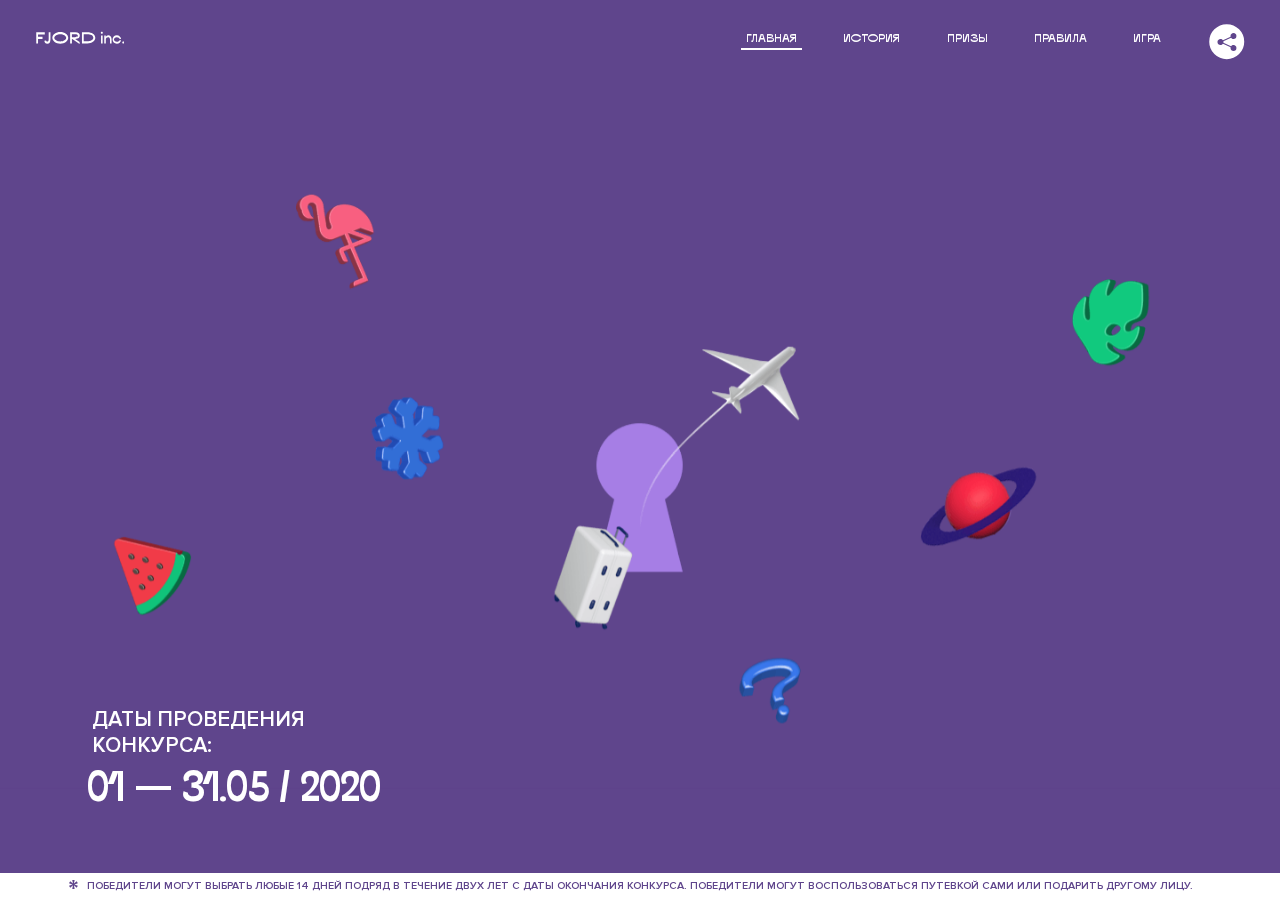
<file: 2/index.html>
<!DOCTYPE html>
<html lang="ru">
<head>
  <meta charset="UTF-8">
  <meta name="description" content="">
  <meta name="viewport" content="width=device-width, initial-scale=1.0">
  <meta http-equiv="X-UA-Compatible" content="ie=edge">
  <title>Mysterious Vacation</title>
  <link rel="stylesheet" href="css/style.min.css">
<link href="css/style.min.css" rel="stylesheet">  <base href="https://htmlacademy-animation.github.io/1250097-magic-vacation-1/2/">
</head>
<body>

  <header class="page-header js-header">
    <div class="page-header__wrapper">
      <a href="#" class="page-header__logo" aria-label="Перейти на страницу FJORD.Inc">
        <svg width="100" height="15" viewBox="0 0 100 15" fill="none" xmlns="http://www.w3.org/2000/svg">
          <path d="M0.26 1.4V14H2.276V8.906H7.334V6.44H2.276V3.848H9.872V1.4H0.26ZM12.733 14.36C15.127 14.36 16.243 12.65 16.243 9.5V1.4H14.263V8.96C14.263 11.21 13.723 11.876 12.733 11.876C11.833 11.876 11.473 11.3 11.347 10.58L9.36702 10.94C9.63702 13.046 10.663 14.36 12.733 14.36ZM18.3918 7.7C18.3918 11.372 22.3878 14.36 27.3198 14.36C32.2518 14.36 36.2478 11.372 36.2478 7.7C36.2478 4.028 32.2518 1.04 27.3198 1.04C22.3878 1.04 18.3918 4.028 18.3918 7.7ZM20.6058 7.7C20.6058 5.378 23.6118 3.524 27.3198 3.524C30.9918 3.524 33.9798 5.378 33.9798 7.7C33.9798 10.004 30.9918 11.858 27.3198 11.858C23.6118 11.858 20.6058 10.004 20.6058 7.7ZM40.403 14V8.906H40.799L49.079 14.702V12.38L44.039 8.906H44.201C47.999 8.906 49.277 7.304 49.277 5.162C49.277 3.092 47.999 1.4 44.201 1.4H38.387V14H40.403ZM43.535 3.722C45.785 3.722 47.045 4.136 47.045 5.432C47.045 6.764 45.785 7.034 43.535 7.034H40.403V3.722H43.535ZM51.6936 1.382V14H57.8676C62.7456 14 66.7236 11.534 66.7236 7.7C66.7236 3.848 62.7456 1.382 57.8676 1.382H51.6936ZM53.7096 11.624V3.722H57.5436C61.5396 3.722 64.4916 5.018 64.4916 7.7C64.4916 10.238 61.5396 11.624 57.5436 11.624H53.7096ZM73.1832 14.018H74.9832V5H73.1832V14.018ZM72.9132 1.976C72.9132 2.57 73.3992 3.092 74.0832 3.092C74.7492 3.092 75.2352 2.57 75.2352 1.976C75.2352 1.382 74.7672 0.805999 74.0832 0.805999C73.3812 0.805999 72.9132 1.382 72.9132 1.976ZM76.7867 14H78.5687V9.104C78.7487 8.006 79.5947 6.962 81.0887 6.962C82.1147 6.962 83.2667 7.448 83.2667 9.554V14H85.0487V9.014C85.0487 6.152 83.2307 4.73 81.3587 4.73C79.9187 4.73 79.0727 5.558 78.5687 6.854V5H76.7867V14ZM90.9898 14.27C93.5098 14.27 95.3818 12.506 95.7238 10.328H94.0498C93.7258 11.3 92.6998 12.02 90.9898 12.02C88.8478 12.02 87.7678 10.922 87.7678 9.59C87.7678 8.24 88.8478 6.962 90.9898 6.962C92.7538 6.962 93.7978 7.844 94.0858 8.924H95.7418C95.4358 6.71 93.6178 4.73 90.9898 4.73C88.0918 4.73 86.1298 7.124 86.1298 9.59C86.1298 12.074 88.1278 14.27 90.9898 14.27ZM97.0693 12.938C97.0693 13.658 97.5553 14.144 98.2753 14.144C98.9953 14.144 99.4813 13.658 99.4813 12.938C99.4813 12.2 98.9953 11.714 98.2753 11.714C97.5553 11.714 97.0693 12.2 97.0693 12.938Z" fill="currentColor"></path>
        </svg>
      </a>
      <button class="page-header__toggler js-menu-toggler" type="button" aria-label="Управление мобильным меню"><span>Меню</span></button>
      <nav class="page-header__nav">
        <div class="page-header__menu js-menu" id="menu">
          <ul>
            <li>
              <a class="js-menu-link active" href="#top" data-href="top">главная</a>
            </li>
            <li>
              <a class="js-menu-link" href="#story" data-href="story">история</a>
            </li>
            <li>
              <a class="js-menu-link" href="#prizes" data-href="prizes">призы</a>
            </li>
            <li>
              <a class="js-menu-link" href="#rules" data-href="rules">правила</a>
            </li>
            <li>
              <a class="js-menu-link" href="#game" data-href="game">игра</a>
            </li>
          </ul>
        </div>
        <div class="page-header__social">
          <div class="social-block js-social-block">
            <button class="social-block__toggler" aria-label="Управлять блоком с социальными кнопками">
              <svg width="24" height="22" viewBox="0 0 24 22" fill="none" xmlns="http://www.w3.org/2000/svg">
                <path d="M19.6721 7.43664C21.6273 7.43664 23.213 5.85095 23.213 3.89566C23.213 1.94037 21.6273 0.354675 19.6721 0.354675C17.7168 0.354675 16.1311 1.94037 16.1311 3.89566C16.1311 4.19968 16.1728 4.49178 16.2458 4.77345L7.21751 8.95527C6.57519 8.05214 5.52303 7.46049 4.33078 7.46049C2.37549 7.46049 0.789795 9.04618 0.789795 11.0015C0.789795 12.9568 2.37549 14.5425 4.33078 14.5425C5.52303 14.5425 6.57668 13.9508 7.21751 13.0477L16.2458 17.2295C16.1743 17.5112 16.1311 17.8033 16.1311 18.1073C16.1311 20.0626 17.7168 21.6483 19.6721 21.6483C21.6273 21.6483 23.213 20.0626 23.213 18.1073C23.213 16.152 21.6273 14.5663 19.6721 14.5663C18.4798 14.5663 17.4262 15.158 16.7853 16.0611L7.75701 11.8793C7.82854 11.5976 7.87176 11.3055 7.87176 11.0015C7.87176 10.6974 7.83003 10.4053 7.75701 10.1237L16.7853 5.94186C17.4262 6.84499 18.4783 7.43664 19.6721 7.43664Z" fill="currentColor"></path>
              </svg>
            </button>
            <ul class="social-block__list">
              <li>
                <a class="social-block__link social-block__link--fb" href="#" aria-label="Мы на Facebook">
                  <svg width="8" height="17" viewBox="0 0 8 17" fill="none" xmlns="http://www.w3.org/2000/svg">
                    <path d="M4.24646 16.9899H1.09275L1.05793 8.49828H0V5.30707H1.05793V3.81124C1.05793 1.42084 2.57654 0 5.21735 0H7.41758V3.18585H5.30841C4.28262 3.18585 4.2478 3.48582 4.2478 4.24914V5.30707H7.42964L7.16716 8.49828H4.2478V16.9899H4.24646Z" fill="currentColor"></path>
                  </svg>
                </a>
              </li>
              <li>
                <a class="social-block__link social-block__link--insta" href="#" aria-label="Мы в Instagram">
                  <svg width="15" height="15" viewBox="0 0 15 15" fill="none" xmlns="http://www.w3.org/2000/svg">
                    <path d="M11.0197 0H4.19806C2.14246 0 0.471191 1.66993 0.471191 3.72285V10.5499C0.471191 12.6082 2.14112 14.2727 4.19806 14.2727H11.0197C13.0753 14.2727 14.7466 12.6082 14.7466 10.5499V3.72285C14.7466 1.67127 13.0753 0 11.0197 0ZM11.0197 12.4849H4.19806C3.13076 12.4849 2.26432 11.6158 2.26432 10.5512V3.72419C2.26432 2.65956 3.13076 1.79715 4.19806 1.79715H11.0197C12.087 1.79715 12.9535 2.6609 12.9535 3.72419V10.5512C12.9535 11.6145 12.087 12.4849 11.0197 12.4849Z" fill="currentColor"></path>
                    <path d="M7.60887 3.11084C5.38989 3.11084 3.58203 4.9187 3.58203 7.14036C3.58203 9.35532 5.38989 11.1645 7.60887 11.1645C9.83053 11.1645 11.6357 9.35666 11.6357 7.14036C11.6357 4.9187 9.83053 3.11084 7.60887 3.11084ZM7.60887 9.36871C6.37551 9.36871 5.37784 8.37372 5.37784 7.14036C5.37784 5.90699 6.37551 4.90665 7.60887 4.90665C8.83822 4.90665 9.84259 5.90833 9.84259 7.14036C9.84392 8.37238 8.83822 9.36871 7.60887 9.36871Z" fill="currentColor"></path>
                    <path d="M11.3573 2.35962C10.8256 2.35962 10.3931 2.79752 10.3931 3.32381C10.3931 3.85546 10.8256 4.29336 11.3573 4.29336C11.8862 4.29336 12.3215 3.85546 12.3215 3.32381C12.3215 2.79752 11.8862 2.35962 11.3573 2.35962Z" fill="currentColor"></path>
                  </svg>
                </a>
              </li>
              <li>
                <a class="social-block__link social-block__link--vk" href="#" aria-label="Мы ВКонтакте">
                  <svg width="17" height="10" viewBox="0 0 17 10" fill="none" xmlns="http://www.w3.org/2000/svg">
                    <path d="M14.1234 4.9002C14.1234 4.9002 16.3623 1.72708 16.5866 0.680242C16.6595 0.312285 16.4947 0.103188 16.1069 0.103188C16.1069 0.103188 14.8193 0.103188 14.168 0.103188C13.7235 0.103188 13.5587 0.293278 13.4235 0.579768C13.4235 0.579768 12.3724 2.82553 11.0969 4.24712C10.6861 4.70333 10.4781 4.84318 10.2511 4.84318C10.0646 4.84318 9.98625 4.6911 9.98625 4.27834V0.649016C9.98625 0.147997 9.92545 0.00135496 9.5066 0.00135496H6.39628C6.15578 0.00135496 6.0085 0.134417 6.0085 0.324506C6.0085 0.801084 6.73406 0.908351 6.73406 2.20231V4.87305C6.73406 5.40529 6.70569 5.61575 6.45303 5.61575C5.78016 5.61575 4.19528 3.30618 3.30623 0.678887C3.12923 0.145282 2.93737 0 2.43475 0H0.486409C0.205373 0 0 0.190085 0 0.476576C0 0.991172 0.60666 3.40801 2.99277 6.64358C4.59927 8.8201 6.70569 10 8.60269 10C9.76196 10 10.0416 9.80312 10.0416 9.31432V7.63883C10.0416 7.22607 10.2065 7.04956 10.4429 7.04956C10.7078 7.04956 11.1847 7.13238 12.2805 8.22268C13.5843 9.47862 13.6762 10 14.3896 10H16.5676C16.7919 10 17 9.89273 17 9.52342C17 9.02919 16.3623 8.15343 15.384 7.10659C14.9801 6.56755 14.3302 5.98914 14.1248 5.72301C13.8275 5.40801 13.9154 5.23014 14.1234 4.9002Z" fill="currentColor"></path>
                  </svg>
                </a>
              </li>
            </ul>
          </div>
        </div>
      </nav>
    </div>
  </header>

  <main class="page-content">

    <section class="animation-screen"></section>

    <section class="screen screen--hidden screen--intro js-scrollspy" id="top">
      <div class="screen__wrapper">
        <div class="intro">
          <h1 class="intro__title" data-text="Таинственный отпуск"></h1>
          <div class="intro__content">
            <div class="intro__info">
              <p class="intro__label">Даты проведения конкурса:</p>
              <p class="intro__date">01 — 31.05 / 2020</p>
            </div>
            <div class="intro__message">
              <p>
                Отгадай первым место назначения и&nbsp;отправься в&nbsp;путешествие в&nbsp;любое время или получи один из многочисленных призов
                <svg width="16" height="16" viewBox="0 0 10 10" fill="none" xmlns="http://www.w3.org/2000/svg">
                  <path d="M0 6.35337L3.90271 4.99012L0 3.64663L1.34615 1.32374L4.44287 4.01073L3.67364 0H6.34615L5.57692 4.01073L8.65385 1.32374L10 3.64663L6.13405 4.99012L10 6.35337L8.65385 8.65651L5.57692 5.98927L6.34615 10H3.67364L4.44287 5.96952L1.34615 8.65651L0 6.35337Z" fill="currentColor"></path>
                </svg>
              </p>
            </div>
          </div>
        </div>
      </div>
      <div class="screen__footer js-footer">
        <button class="screen__footer-enlarge js-footer-toggler" type="button" aria-label="Показать сообщение">
          <svg width="10" height="10" viewBox="0 0 10 10" fill="none" xmlns="http://www.w3.org/2000/svg">
            <path d="M0 6.35337L3.90271 4.99012L0 3.64663L1.34615 1.32374L4.44287 4.01073L3.67364 0H6.34615L5.57692 4.01073L8.65385 1.32374L10 3.64663L6.13405 4.99012L10 6.35337L8.65385 8.65651L5.57692 5.98927L6.34615 10H3.67364L4.44287 5.96952L1.34615 8.65651L0 6.35337Z" fill="currentColor"></path>
          </svg>
        </button>
        <button class="screen__footer-collapse js-footer-toggler" type="button" aria-label="Скрыть сообщение">
          <svg width="13" height="13" viewBox="0 0 13 13" fill="none" xmlns="http://www.w3.org/2000/svg">
            <line x1="12.3536" y1="0.353553" x2="0.738349" y2="11.9688" stroke="currentColor"></line>
            <line x1="0.738319" y1="0.539925" x2="12.3535" y2="12.1551" stroke="currentColor"></line>
          </svg>
        </button>
        <div class="screen__footer-wrapper">
          <div class="screen__footer-announce">
            <p class="screen__footer-label">Даты проведения конкурса:</p>
            <p class="screen__footer-date">01 — 31.05 / 2020</p>
          </div>
          <div class="screen__footer-note">
            <p>
              <svg width="10" height="10" viewBox="0 0 10 10" fill="none" xmlns="http://www.w3.org/2000/svg">
                <path d="M0 6.35337L3.90271 4.99012L0 3.64663L1.34615 1.32374L4.44287 4.01073L3.67364 0H6.34615L5.57692 4.01073L8.65385 1.32374L10 3.64663L6.13405 4.99012L10 6.35337L8.65385 8.65651L5.57692 5.98927L6.34615 10H3.67364L4.44287 5.96952L1.34615 8.65651L0 6.35337Z" fill="currentColor"></path>
              </svg>
              <span>Победители могут выбрать любые 14 дней подряд в&nbsp;течение двух лет с&nbsp;даты окончания конкурса. Победители могут воспользоваться путевкой сами или подарить другому лицу.</span>
            </p>
          </div>
        </div>
      </div>
    </section>

    <section class="screen screen--hidden screen--story js-scrollspy" id="story">

      <div class="slider swiper-container js-slider">

        <div class="swiper-wrapper">

          <div class="slider__item swiper-slide">
            <h2 class="slider__item-title">История</h2>
            <p class="slider__item-text">Джеймс Таргет был основателем компании &laquo;Fjord Inc.&raquo;. С&nbsp;1965 года &laquo;Fjord Inc.&raquo; прославилась надёжными и&nbsp;удобными чемоданами и&nbsp;аксессуарами для туристов.</p>
          </div>

          <div class="slider__item swiper-slide">
            <p class="slider__item-text">Когда Джеймсу было 7&nbsp;лет, в&nbsp;их&nbsp;доме гостил дядюшка и&nbsp;развлекал детей рассказами о&nbsp;своей поездке в&nbsp;место, показавшееся малышу Таргету невероятным. Тогда Джеймс решил, что однажды посетит его, но&nbsp;не&nbsp;будет рассказывать о&nbsp;мечте, пока не&nbsp;осуществит.</p>
          </div>

          <div class="slider__item swiper-slide">
            <p class="slider__item-text">Джеймс Таргет стал увлеченным путешественником. Он&nbsp;посетил 5&nbsp;континентов, 126&nbsp;стран.</p>
          </div>

          <div class="slider__item swiper-slide">
            <p class="slider__item-text">Он&nbsp;сплавлялся по&nbsp;Амазонке и&nbsp;погружался в&nbsp;пещеры Франции, медитировал в&nbsp;горах Тибета и&nbsp;пожимал руку вождя племени Акугауа.</p>
          </div>

          <div class="slider__item swiper-slide">
            <p class="slider__item-text">Из&nbsp;своих поездок Джеймс Таргет привозил идеи, как сделать свои чемоданы &laquo;Fjord Inc.&raquo; удобными и&nbsp;приспособленными к&nbsp;разным дорожным условиям.</p>
          </div>

          <div class="slider__item swiper-slide">
            <p class="slider__item-text">Всё это время Джеймс не&nbsp;оставлял идею поездки своей мечты. Однако, как только он&nbsp;брался за&nbsp;планирование, возникали препятствия, не&nbsp;позволяющие отправиться туда.</p>
          </div>

          <div class="slider__item swiper-slide">
            <p class="slider__item-text">В&nbsp;возрасте 67&nbsp;лет Джеймс Таргет попал под лавину и&nbsp;погиб. В&nbsp;своём завещании он&nbsp;поручил отправить в&nbsp;заветное путешествие трёх смельчаков, единых с&nbsp;ним духом.</p>
          </div>

          <div class="slider__item swiper-slide">
            <p class="slider__item-text">Тех, кто сможет узнать таинственное место, задавая вопросы специально обученному ИИ&nbsp;&laquo;Соне&raquo;, ждет фантастическое путешествие.</p>
          </div>
        </div>
        <div class="slider__controls">
          <button class="slider__control slider__control--prev js-control-prev" type="button" aria-label="Показать предыдущую историю">
            <svg width="12" height="22" viewBox="0 0 12 22" fill="none" xmlns="http://www.w3.org/2000/svg">
              <path d="M11 1L1 11L11 21" stroke="currentColor" stroke-width="2" stroke-linejoin="round"></path>
            </svg>
          </button>
          <button class="slider__control slider__control--next js-control-next" type="button" aria-label="Показать следующую историю">
            <svg width="12" height="22" viewBox="0 0 12 22" fill="none" xmlns="http://www.w3.org/2000/svg">
              <path d="M1 1L11 11L1 21" stroke="currentColor" stroke-width="2" stroke-linejoin="round"></path>
            </svg>
          </button>
        </div>
        <div class="slider__pagination swiper-pagination"></div>
      </div>
    </section>

    <section class="screen screen--hidden screen--prizes js-scrollspy" id="prizes">
      <div class="screen__wrapper">
        <div class="prizes">
          <h2 class="prizes__title">ПРизы</h2>
          <div class="prizes__lead">
            <p>Найди ответ и&nbsp;получи один из&nbsp;призов:</p>
          </div>
          <ul class="prizes__list">
            <li class="prizes__item prizes__item--journeys">
              <div class="prizes__icon">
                <picture>
                  <source srcset="img/prize1-mob.svg" media="(orientation: portrait)">
                  <img src="img/prize1.svg" alt="">
                </picture>
              </div>
              <p class="prizes__desc">
                <b>3</b>
                <span>загадочных путешествия</span>
              </p>
            </li>
            <li class="prizes__item prizes__item--cases">
              <div class="prizes__icon">
                <picture>
                  <source srcset="img/prize2-mob.svg" media="(orientation: portrait)">
                  <img src="img/prize2.svg" alt="">
                </picture>
              </div>
              <p class="prizes__desc">
                <b>7</b>
                <span>надежных чемоданов</span>
              </p>
            </li>
            <li class="prizes__item prizes__item--codes">
              <div class="prizes__icon">
                <picture>
                  <source srcset="img/prize3-mob.svg" media="(orientation: portrait)">
                  <img src="img/prize3.svg" alt="">
                </picture>
              </div>
              <p class="prizes__desc">
                <b>900</b>
                <span>
                  промокодов на&nbsp;скидку 15%
                  <svg width="10" height="10" viewBox="0 0 10 10" fill="none" xmlns="http://www.w3.org/2000/svg">
                    <path d="M0 6.35337L3.90271 4.99012L0 3.64663L1.34615 1.32374L4.44287 4.01073L3.67364 0H6.34615L5.57692 4.01073L8.65385 1.32374L10 3.64663L6.13405 4.99012L10 6.35337L8.65385 8.65651L5.57692 5.98927L6.34615 10H3.67364L4.44287 5.96952L1.34615 8.65651L0 6.35337Z" fill="currentColor"></path>
                  </svg>
                </span>
              </p>
            </li>
          </ul>
        </div>
      </div>
      <div class="screen__footer js-footer">
        <button class="screen__footer-enlarge js-footer-toggler" type="button" aria-label="Показать сообщение">
          <svg width="10" height="10" viewBox="0 0 10 10" fill="none" xmlns="http://www.w3.org/2000/svg">
            <path d="M0 6.35337L3.90271 4.99012L0 3.64663L1.34615 1.32374L4.44287 4.01073L3.67364 0H6.34615L5.57692 4.01073L8.65385 1.32374L10 3.64663L6.13405 4.99012L10 6.35337L8.65385 8.65651L5.57692 5.98927L6.34615 10H3.67364L4.44287 5.96952L1.34615 8.65651L0 6.35337Z" fill="currentColor"></path>
          </svg>
        </button>
        <button class="screen__footer-collapse js-footer-toggler" type="button" aria-label="Скрыть сообщение">
          <svg width="13" height="13" viewBox="0 0 13 13" fill="none" xmlns="http://www.w3.org/2000/svg">
            <line x1="12.3536" y1="0.353553" x2="0.738349" y2="11.9688" stroke="currentColor"></line>
            <line x1="0.738319" y1="0.539925" x2="12.3535" y2="12.1551" stroke="currentColor"></line>
          </svg>
        </button>
        <div class="screen__footer-wrapper">
          <div class="screen__footer-announce">
            <p class="screen__footer-label">Даты проведения конкурса:</p>
            <p class="screen__footer-date">01 — 31.05 / 2020</p>
          </div>
          <div class="screen__footer-note">
            <p>
              <svg width="10" height="10" viewBox="0 0 10 10" fill="none" xmlns="http://www.w3.org/2000/svg">
                <path d="M0 6.35337L3.90271 4.99012L0 3.64663L1.34615 1.32374L4.44287 4.01073L3.67364 0H6.34615L5.57692 4.01073L8.65385 1.32374L10 3.64663L6.13405 4.99012L10 6.35337L8.65385 8.65651L5.57692 5.98927L6.34615 10H3.67364L4.44287 5.96952L1.34615 8.65651L0 6.35337Z" fill="currentColor"></path>
              </svg>
              <span>Скидка&nbsp;15% на&nbsp;единоразовое приобретение путёвки с&nbsp;1&nbsp;июня 2020 по&nbsp;31&nbsp;мая 2022&nbsp;года. Суммируется с&nbsp;другими акциями</span>
            </p>
          </div>
        </div>
      </div>
    </section>

    <section class="screen screen--hidden screen--rules js-scrollspy" id="rules">
      <div class="screen__wrapper">
        <div class="rules">
          <h2 class="rules__title">Правила</h2>
          <div class="rules__lead">
            <p>Для того чтобы получить наследство Джеймса Таргета, тебе нужно выведать у&nbsp;&laquo;Сони&raquo;, куда предстоит отправиться тебе в&nbsp;случае победы</p>
          </div>
          <ol class="rules__list">
            <li class="rules__item">
              <p>Тебе отводится <br>5&nbsp;минут</p>
            </li>
            <li class="rules__item">
              <p>Задавай любые вопросы в&nbsp;текстовом поле</p>
            </li>
            <li class="rules__item">
              <p>Нажимай кнопку &laquo;Узнать&raquo;, чтобы получить ответ</p>
            </li>
            <li class="rules__item">
              <p>&laquo;Соня&raquo; может отвечать только&nbsp;Да или Нет</p>
            </li>
          </ol>
          <a href="#game" class="rules__link btn">Погнали!</a>
        </div>
      </div>
      <div class="screen__disclaimer">
        <div class="disclaimer">
          <ul>
            <li>
              <a href="#">Правовая информация</a>
            </li>
            <li>
              <a href="#">Подробные правила</a>
            </li>
          </ul>
        </div>
      </div>
    </section>

    <section class="screen screen--hidden screen--game js-scrollspy" id="game">
      <div class="screen__wrapper">
        <div class="game">
          <div class="game__header">
            <h2 class="game__title">Игра</h2>
            <div class="game__counter">
              <span>05</span>:<span>00</span>
            </div>
          </div>
          <div class="game__body">
            <div class="chat">
              <div class="chat__body js-chat">
                <ul class="chat__list" id="messages"></ul>
              </div>
              <div class="chat__footer">
                <form action="#" method="post" class="form" id="message-form">
                  <label for="message-field" class="visually-hidden">Поле для ввода вопроса</label>
                  <input type="text" class="form__field" id="message-field">
                  <button class="form__button btn">
                    Узнать
                    <svg width="18" height="19" viewBox="0 0 18 19" fill="none" xmlns="http://www.w3.org/2000/svg">
                      <path stroke="currentColor" stroke-width="2" d="M9 19V1"></path>
                      <path d="M1 9l8-8 8 8" stroke="currentColor" stroke-width="2" stroke-linejoin="round"></path>
                    </svg>
                  </button>
                </form>
              </div>
            </div>
          </div>
          <!-- временные кнопки для показа результата -->
          <div class="game__buttons">
            <button class="game__button btn js-show-result" type="button" data-target="result">Положительный результат</button>
            <button class="game__button btn js-show-result" type="button" data-target="result2">Положительный результат - 2</button>
            <button class="game__button btn js-show-result" type="button" data-target="result3">Отрицательный результат</button>
          </div>
        </div>
      </div>
    </section>

    <section class="screen screen--hidden screen--result" id="result">
      <div class="screen__wrapper">
        <div class="result result--trip">
          <div class="result__image">
            <picture>
              <source srcset="img/result1-mob.png 1x, img/result1-mob@2x.png 2x" media="(max-width: 768px) and (orientation: portrait)">
              <img src="img/result1.png" srcset="img/result1@2x.png 2x" alt="">
            </picture>
          </div>
          <h2 class="result__title">
            <span class="visually-hidden">ПОбеда!</span>
            <svg xmlns="http://www.w3.org/2000/svg" viewBox="0 0 568.85 109.24">
              <path d="M16,24.44V92H2.6V8H75V92H61.52V24.44H16Z" transform="translate(-2.1 -1.5)" fill="none" stroke="currentColor"></path>
              <path d="M148.76,5.6c32.88,0,59.52,19.92,59.52,44.4s-26.64,44.4-59.52,44.4S89.24,74.48,89.24,50,115.88,5.6,148.76,5.6Zm0,72.12c24.48,0,44.4-12.36,44.4-27.72s-19.92-27.84-44.4-27.84C124,22.16,104,34.52,104,50S124,77.72,148.76,77.72Z" transform="translate(-2.1 -1.5)" fill="none" stroke="currentColor"></path>
              <path d="M287.36,8V24.44H236v14.4h25.32c25.44,0,34,11.16,34,26.52,0,15.6-8.52,26.64-34,26.64H222.56V8h64.8ZM256.88,76.52c15.12,0,23.52-2,23.52-11.52S272,54.44,256.88,54.44H236V76.52h20.88Z" transform="translate(-2.1 -1.5)" fill="none" stroke="currentColor"></path>
              <path d="M371.47,8V24.44H320.84V41.6h33.6V58h-33.6V75.56h50.64V92H307.4V8h64.08Z" transform="translate(-2.1 -1.5)" fill="none" stroke="currentColor"></path>
              <path d="M382.39,110.24V75.56h7.44c4.56-4.68,7.8-18.36,8.76-56L399,8h48.6V75.56h10v34.68H442.87V92H397v18.24H382.39Zm51.72-34.68V24.44H411.55v3.12c-0.48,22.44-3.24,37.68-7.2,48h29.76Z" transform="translate(-2.1 -1.5)" fill="none" stroke="currentColor"></path>
              <path d="M463.75,92l28-84h27.12l28.08,84H533.47l-7.8-23.52h-37.8L480.07,92H463.75Zm56.64-40L507,11.84,493.51,52h26.88Z" transform="translate(-2.1 -1.5)" fill="none" stroke="currentColor"></path>
              <path d="M554.12,70.4L555.55,2H569l1.44,68.4H554.12Zm8.28,6.36c4.8,0,8,3.24,8,8.16a8,8,0,1,1-16.08,0C554.35,80,557.59,76.76,562.39,76.76Z" transform="translate(-2.1 -1.5)" fill="none" stroke="currentColor"></path>
            </svg>
          </h2>
          <div class="result__text">
            <p>ты&nbsp;отправляешься в&nbsp;Арктику!</p>
          </div>
          <div class="result__form">
            <form action="#" method="post" class="form form--result">
              <label for="email-field" class="form__label">зарегистрируй результат</label>
              <input type="email" class="form__field" id="email-field" placeholder="e-mail для регистации результата и получения приза" required="">
              <button class="form__button btn">
                отправить
                <svg width="18" height="19" viewBox="0 0 18 19" fill="none" xmlns="http://www.w3.org/2000/svg">
                  <path stroke="currentColor" stroke-width="2" d="M9 19V1"></path>
                  <path d="M1 9l8-8 8 8" stroke="currentColor" stroke-width="2" stroke-linejoin="round"></path>
                </svg>
              </button>
            </form>
          </div>
        </div>
      </div>
    </section>

    <section class="screen screen--hidden screen--result" id="result2">
      <div class="screen__wrapper">
        <div class="result result--prize">
          <div class="result__image">
            <picture>
              <source srcset="img/result2-mob.png 1x, img/result2-mob@2x.png 2x" media="(max-width: 768px) and (orientation: portrait)">
              <img src="img/result2.png" srcset="img/result2@2x.png 2x" alt="">
            </picture>
          </div>
          <h2 class="result__title">
            <span class="visually-hidden">ПОбеда!</span>
            <svg xmlns="http://www.w3.org/2000/svg" viewBox="0 0 568.85 109.24">
              <path d="M16,24.44V92H2.6V8H75V92H61.52V24.44H16Z" transform="translate(-2.1 -1.5)" fill="none" stroke="currentColor"></path>
              <path d="M148.76,5.6c32.88,0,59.52,19.92,59.52,44.4s-26.64,44.4-59.52,44.4S89.24,74.48,89.24,50,115.88,5.6,148.76,5.6Zm0,72.12c24.48,0,44.4-12.36,44.4-27.72s-19.92-27.84-44.4-27.84C124,22.16,104,34.52,104,50S124,77.72,148.76,77.72Z" transform="translate(-2.1 -1.5)" fill="none" stroke="currentColor"></path>
              <path d="M287.36,8V24.44H236v14.4h25.32c25.44,0,34,11.16,34,26.52,0,15.6-8.52,26.64-34,26.64H222.56V8h64.8ZM256.88,76.52c15.12,0,23.52-2,23.52-11.52S272,54.44,256.88,54.44H236V76.52h20.88Z" transform="translate(-2.1 -1.5)" fill="none" stroke="currentColor"></path>
              <path d="M371.47,8V24.44H320.84V41.6h33.6V58h-33.6V75.56h50.64V92H307.4V8h64.08Z" transform="translate(-2.1 -1.5)" fill="none" stroke="currentColor"></path>
              <path d="M382.39,110.24V75.56h7.44c4.56-4.68,7.8-18.36,8.76-56L399,8h48.6V75.56h10v34.68H442.87V92H397v18.24H382.39Zm51.72-34.68V24.44H411.55v3.12c-0.48,22.44-3.24,37.68-7.2,48h29.76Z" transform="translate(-2.1 -1.5)" fill="none" stroke="currentColor"></path>
              <path d="M463.75,92l28-84h27.12l28.08,84H533.47l-7.8-23.52h-37.8L480.07,92H463.75Zm56.64-40L507,11.84,493.51,52h26.88Z" transform="translate(-2.1 -1.5)" fill="none" stroke="currentColor"></path>
              <path d="M554.12,70.4L555.55,2H569l1.44,68.4H554.12Zm8.28,6.36c4.8,0,8,3.24,8,8.16a8,8,0,1,1-16.08,0C554.35,80,557.59,76.76,562.39,76.76Z" transform="translate(-2.1 -1.5)" fill="none" stroke="currentColor"></path>
            </svg>
          </h2>
          <div class="result__text">
            <p>чемодан &laquo;Fjord&nbsp;Inc.&raquo;&nbsp;твой</p>
          </div>
          <div class="result__form">
            <form action="#" method="post" class="form form--result">
              <label for="email-field2" class="form__label">зарегистрируй результат</label>
              <input type="email" class="form__field" id="email-field2" placeholder="e-mail для регистации результата и получения приза" required="">
              <button class="form__button btn">
                отправить
                <svg width="18" height="19" viewBox="0 0 18 19" fill="none" xmlns="http://www.w3.org/2000/svg">
                  <path stroke="currentColor" stroke-width="2" d="M9 19V1"></path>
                  <path d="M1 9l8-8 8 8" stroke="currentColor" stroke-width="2" stroke-linejoin="round"></path>
                </svg>
              </button>
            </form>
          </div>
        </div>
      </div>
    </section>

    <section class="screen screen--hidden screen--result" id="result3">
      <div class="screen__wrapper">
        <div class="result result--negative">
          <div class="result__image">
            <picture>
              <source srcset="img/result3-mob.png 1x, img/result3-mob@2x.png 2x" media="(max-width: 768px) and (orientation: portrait)">
              <img src="img/result3.png" srcset="img/result3@2x.png 2x" alt="">
            </picture>
          </div>
          <h2 class="result__title">
            <span class="visually-hidden">Не угадал!</span>
            <svg xmlns="http://www.w3.org/2000/svg" viewBox="0 0 660.77 109.24">
              <path d="M2.66,92V8H16.1V42.2H53.3V8H66.74V92H53.3V58.64H16.1V92H2.66Z" transform="translate(-2.16 -1.5)" fill="none" stroke="currentColor"></path>
              <path d="M147.62,8V24.44H97V41.6h33.6V58H97V75.56h50.64V92H83.54V8h64.08Z" transform="translate(-2.16 -1.5)" fill="none" stroke="currentColor"></path>
              <path d="M199.22,8l20.52,42.36L235.34,8h16.44l-31,84H204.38l9.48-25.92L185.78,8h13.44Z" transform="translate(-2.16 -1.5)" fill="none" stroke="currentColor"></path>
              <path d="M273.74,24.44V92H260.3V8h50.16V24.44H273.74Z" transform="translate(-2.16 -1.5)" fill="none" stroke="currentColor"></path>
              <path d="M307.1,92l28-84h27.12l28.08,84H376.82L369,68.48h-37.8L323.42,92H307.1Zm56.64-40L350.3,11.84,336.86,52h26.88Z" transform="translate(-2.16 -1.5)" fill="none" stroke="currentColor"></path>
              <path d="M396.38,110.24V75.56h7.44c4.56-4.68,7.8-18.36,8.76-56L412.94,8h48.6V75.56h10v34.68H456.86V92H411v18.24H396.38ZM448.1,75.56V24.44H425.54v3.12c-0.48,22.44-3.24,37.68-7.2,48H448.1Z" transform="translate(-2.16 -1.5)" fill="none" stroke="currentColor"></path>
              <path d="M477.74,92l28-84h27.12L560.9,92H547.46l-7.8-23.52h-37.8L494.06,92H477.74Zm56.64-40-13.44-40.2L507.5,52h26.88Z" transform="translate(-2.16 -1.5)" fill="none" stroke="currentColor"></path>
              <path d="M568.7,76.88a13.77,13.77,0,0,0,5,1c6.6,0,10.44-6.24,12-58.32L586.22,8h46.2V92H619V24.44H598.82l-0.12,3.12C597.14,81,589,94.4,573.74,94.4a28.55,28.55,0,0,1-6.72-.84Z" transform="translate(-2.16 -1.5)" fill="none" stroke="currentColor"></path>
              <path d="M646.1,70.4L647.54,2H661l1.44,68.4H646.1Zm8.28,6.36c4.8,0,8,3.24,8,8.16a8,8,0,0,1-16.08,0C646.34,80,649.58,76.76,654.38,76.76Z" transform="translate(-2.16 -1.5)" fill="none" stroke="currentColor"></path>
            </svg>
          </h2>
          <button class="result__button js-play" type="button">
            не сдавайся!
            <span>
              <svg width="27" height="22" viewBox="0 0 27 22" fill="none" xmlns="http://www.w3.org/2000/svg">
                <path d="M10.6899 1.47998C5.42992 1.47998 1.16992 5.73998 1.16992 11C1.16992 16.26 5.42992 20.52 10.6899 20.52C15.9499 20.52 20.2099 16.26 20.2099 11V7.13998" stroke="currentColor" stroke-width="2" stroke-miterlimit="10"></path>
                <path d="M15.1099 12.5099L20.1499 7.13989L25.3099 12.6299" stroke="currentColor" stroke-width="2" stroke-miterlimit="10" stroke-linejoin="round"></path>
              </svg>
            </span>
          </button>
        </div>
      </div>
    </section>

  </main>

<script src="js/script.js"></script></body>
</html>
</file>
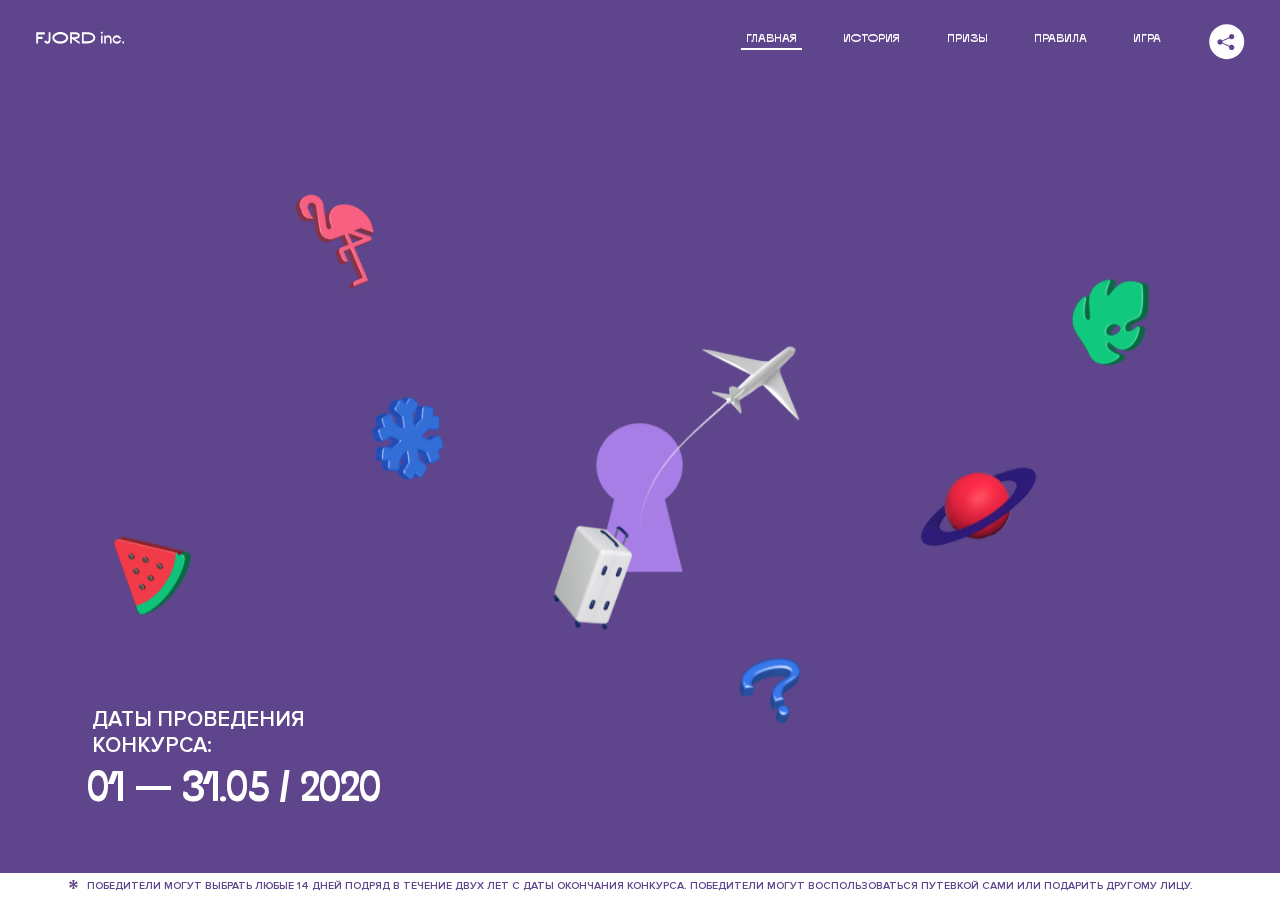
<file: 3/index.html>
<!DOCTYPE html>
<html lang="ru">
<head>
  <meta charset="UTF-8">
  <meta name="description" content="">
  <meta name="viewport" content="width=device-width, initial-scale=1.0">
  <meta http-equiv="X-UA-Compatible" content="ie=edge">
  <title>Mysterious Vacation</title>
  <link rel="stylesheet" href="css/style.min.css">
<link href="css/style.min.css" rel="stylesheet">  <base href="https://htmlacademy-animation.github.io/1250097-magic-vacation-1/3/">
</head>
<body>

  <header class="page-header js-header">
    <div class="page-header__wrapper">
      <a href="#" class="page-header__logo" aria-label="Перейти на страницу FJORD.Inc">
        <svg width="100" height="15" viewBox="0 0 100 15" fill="none" xmlns="http://www.w3.org/2000/svg">
          <path d="M0.26 1.4V14H2.276V8.906H7.334V6.44H2.276V3.848H9.872V1.4H0.26ZM12.733 14.36C15.127 14.36 16.243 12.65 16.243 9.5V1.4H14.263V8.96C14.263 11.21 13.723 11.876 12.733 11.876C11.833 11.876 11.473 11.3 11.347 10.58L9.36702 10.94C9.63702 13.046 10.663 14.36 12.733 14.36ZM18.3918 7.7C18.3918 11.372 22.3878 14.36 27.3198 14.36C32.2518 14.36 36.2478 11.372 36.2478 7.7C36.2478 4.028 32.2518 1.04 27.3198 1.04C22.3878 1.04 18.3918 4.028 18.3918 7.7ZM20.6058 7.7C20.6058 5.378 23.6118 3.524 27.3198 3.524C30.9918 3.524 33.9798 5.378 33.9798 7.7C33.9798 10.004 30.9918 11.858 27.3198 11.858C23.6118 11.858 20.6058 10.004 20.6058 7.7ZM40.403 14V8.906H40.799L49.079 14.702V12.38L44.039 8.906H44.201C47.999 8.906 49.277 7.304 49.277 5.162C49.277 3.092 47.999 1.4 44.201 1.4H38.387V14H40.403ZM43.535 3.722C45.785 3.722 47.045 4.136 47.045 5.432C47.045 6.764 45.785 7.034 43.535 7.034H40.403V3.722H43.535ZM51.6936 1.382V14H57.8676C62.7456 14 66.7236 11.534 66.7236 7.7C66.7236 3.848 62.7456 1.382 57.8676 1.382H51.6936ZM53.7096 11.624V3.722H57.5436C61.5396 3.722 64.4916 5.018 64.4916 7.7C64.4916 10.238 61.5396 11.624 57.5436 11.624H53.7096ZM73.1832 14.018H74.9832V5H73.1832V14.018ZM72.9132 1.976C72.9132 2.57 73.3992 3.092 74.0832 3.092C74.7492 3.092 75.2352 2.57 75.2352 1.976C75.2352 1.382 74.7672 0.805999 74.0832 0.805999C73.3812 0.805999 72.9132 1.382 72.9132 1.976ZM76.7867 14H78.5687V9.104C78.7487 8.006 79.5947 6.962 81.0887 6.962C82.1147 6.962 83.2667 7.448 83.2667 9.554V14H85.0487V9.014C85.0487 6.152 83.2307 4.73 81.3587 4.73C79.9187 4.73 79.0727 5.558 78.5687 6.854V5H76.7867V14ZM90.9898 14.27C93.5098 14.27 95.3818 12.506 95.7238 10.328H94.0498C93.7258 11.3 92.6998 12.02 90.9898 12.02C88.8478 12.02 87.7678 10.922 87.7678 9.59C87.7678 8.24 88.8478 6.962 90.9898 6.962C92.7538 6.962 93.7978 7.844 94.0858 8.924H95.7418C95.4358 6.71 93.6178 4.73 90.9898 4.73C88.0918 4.73 86.1298 7.124 86.1298 9.59C86.1298 12.074 88.1278 14.27 90.9898 14.27ZM97.0693 12.938C97.0693 13.658 97.5553 14.144 98.2753 14.144C98.9953 14.144 99.4813 13.658 99.4813 12.938C99.4813 12.2 98.9953 11.714 98.2753 11.714C97.5553 11.714 97.0693 12.2 97.0693 12.938Z" fill="currentColor"></path>
        </svg>
      </a>
      <button class="page-header__toggler js-menu-toggler" type="button" aria-label="Управление мобильным меню"><span>Меню</span></button>
      <nav class="page-header__nav">
        <div class="page-header__menu js-menu" id="menu">
          <ul>
            <li>
              <a class="js-menu-link active" href="#top" data-href="top">главная</a>
            </li>
            <li>
              <a class="js-menu-link" href="#story" data-href="story">история</a>
            </li>
            <li>
              <a class="js-menu-link" href="#prizes" data-href="prizes">призы</a>
            </li>
            <li>
              <a class="js-menu-link" href="#rules" data-href="rules">правила</a>
            </li>
            <li>
              <a class="js-menu-link" href="#game" data-href="game">игра</a>
            </li>
          </ul>
        </div>
        <div class="page-header__social">
          <div class="social-block js-social-block">
            <button class="social-block__toggler" aria-label="Управлять блоком с социальными кнопками">
              <svg width="26" height="22" viewBox="0 0 27 22" fill="none" xmlns="http://www.w3.org/2000/svg">
                <path d="M19.6721 7.43664C21.6273 7.43664 23.213 5.85095 23.213 3.89566C23.213 1.94037 21.6273 0.354675 19.6721 0.354675C17.7168 0.354675 16.1311 1.94037 16.1311 3.89566C16.1311 4.19968 16.1728 4.49178 16.2458 4.77345L7.21751 8.95527C6.57519 8.05214 5.52303 7.46049 4.33078 7.46049C2.37549 7.46049 0.789795 9.04618 0.789795 11.0015C0.789795 12.9568 2.37549 14.5425 4.33078 14.5425C5.52303 14.5425 6.57668 13.9508 7.21751 13.0477L16.2458 17.2295C16.1743 17.5112 16.1311 17.8033 16.1311 18.1073C16.1311 20.0626 17.7168 21.6483 19.6721 21.6483C21.6273 21.6483 23.213 20.0626 23.213 18.1073C23.213 16.152 21.6273 14.5663 19.6721 14.5663C18.4798 14.5663 17.4262 15.158 16.7853 16.0611L7.75701 11.8793C7.82854 11.5976 7.87176 11.3055 7.87176 11.0015C7.87176 10.6974 7.83003 10.4053 7.75701 10.1237L16.7853 5.94186C17.4262 6.84499 18.4783 7.43664 19.6721 7.43664Z" fill="currentColor"></path>
              </svg>
            </button>
            <ul class="social-block__list">
              <li>
                <a class="social-block__link social-block__link--fb" href="#" aria-label="Мы на Facebook">
                  <svg width="8" height="17" viewBox="0 0 8 17" fill="none" xmlns="http://www.w3.org/2000/svg">
                    <path d="M4.24646 16.9899H1.09275L1.05793 8.49828H0V5.30707H1.05793V3.81124C1.05793 1.42084 2.57654 0 5.21735 0H7.41758V3.18585H5.30841C4.28262 3.18585 4.2478 3.48582 4.2478 4.24914V5.30707H7.42964L7.16716 8.49828H4.2478V16.9899H4.24646Z" fill="currentColor"></path>
                  </svg>
                </a>
              </li>
              <li>
                <a class="social-block__link social-block__link--insta" href="#" aria-label="Мы в Instagram">
                  <svg width="15" height="15" viewBox="0 0 15 15" fill="none" xmlns="http://www.w3.org/2000/svg">
                    <path d="M11.0197 0H4.19806C2.14246 0 0.471191 1.66993 0.471191 3.72285V10.5499C0.471191 12.6082 2.14112 14.2727 4.19806 14.2727H11.0197C13.0753 14.2727 14.7466 12.6082 14.7466 10.5499V3.72285C14.7466 1.67127 13.0753 0 11.0197 0ZM11.0197 12.4849H4.19806C3.13076 12.4849 2.26432 11.6158 2.26432 10.5512V3.72419C2.26432 2.65956 3.13076 1.79715 4.19806 1.79715H11.0197C12.087 1.79715 12.9535 2.6609 12.9535 3.72419V10.5512C12.9535 11.6145 12.087 12.4849 11.0197 12.4849Z" fill="currentColor"></path>
                    <path d="M7.60887 3.11084C5.38989 3.11084 3.58203 4.9187 3.58203 7.14036C3.58203 9.35532 5.38989 11.1645 7.60887 11.1645C9.83053 11.1645 11.6357 9.35666 11.6357 7.14036C11.6357 4.9187 9.83053 3.11084 7.60887 3.11084ZM7.60887 9.36871C6.37551 9.36871 5.37784 8.37372 5.37784 7.14036C5.37784 5.90699 6.37551 4.90665 7.60887 4.90665C8.83822 4.90665 9.84259 5.90833 9.84259 7.14036C9.84392 8.37238 8.83822 9.36871 7.60887 9.36871Z" fill="currentColor"></path>
                    <path d="M11.3573 2.35962C10.8256 2.35962 10.3931 2.79752 10.3931 3.32381C10.3931 3.85546 10.8256 4.29336 11.3573 4.29336C11.8862 4.29336 12.3215 3.85546 12.3215 3.32381C12.3215 2.79752 11.8862 2.35962 11.3573 2.35962Z" fill="currentColor"></path>
                  </svg>
                </a>
              </li>
              <li>
                <a class="social-block__link social-block__link--vk" href="#" aria-label="Мы ВКонтакте">
                  <svg width="17" height="10" viewBox="0 0 17 10" fill="none" xmlns="http://www.w3.org/2000/svg">
                    <path d="M14.1234 4.9002C14.1234 4.9002 16.3623 1.72708 16.5866 0.680242C16.6595 0.312285 16.4947 0.103188 16.1069 0.103188C16.1069 0.103188 14.8193 0.103188 14.168 0.103188C13.7235 0.103188 13.5587 0.293278 13.4235 0.579768C13.4235 0.579768 12.3724 2.82553 11.0969 4.24712C10.6861 4.70333 10.4781 4.84318 10.2511 4.84318C10.0646 4.84318 9.98625 4.6911 9.98625 4.27834V0.649016C9.98625 0.147997 9.92545 0.00135496 9.5066 0.00135496H6.39628C6.15578 0.00135496 6.0085 0.134417 6.0085 0.324506C6.0085 0.801084 6.73406 0.908351 6.73406 2.20231V4.87305C6.73406 5.40529 6.70569 5.61575 6.45303 5.61575C5.78016 5.61575 4.19528 3.30618 3.30623 0.678887C3.12923 0.145282 2.93737 0 2.43475 0H0.486409C0.205373 0 0 0.190085 0 0.476576C0 0.991172 0.60666 3.40801 2.99277 6.64358C4.59927 8.8201 6.70569 10 8.60269 10C9.76196 10 10.0416 9.80312 10.0416 9.31432V7.63883C10.0416 7.22607 10.2065 7.04956 10.4429 7.04956C10.7078 7.04956 11.1847 7.13238 12.2805 8.22268C13.5843 9.47862 13.6762 10 14.3896 10H16.5676C16.7919 10 17 9.89273 17 9.52342C17 9.02919 16.3623 8.15343 15.384 7.10659C14.9801 6.56755 14.3302 5.98914 14.1248 5.72301C13.8275 5.40801 13.9154 5.23014 14.1234 4.9002Z" fill="currentColor"></path>
                  </svg>
                </a>
              </li>
            </ul>
          </div>
        </div>
      </nav>
    </div>
  </header>

  <main class="page-content">

    <section class="animation-screen"></section>

    <section class="screen screen--hidden screen--intro js-scrollspy" id="top">
      <div class="screen__wrapper">
        <div class="intro">
          <h1 class="intro__title" data-text="Таинственный отпуск">Таинственный отпуск</h1>
          <div class="intro__content">
            <div class="intro__info">
              <p class="intro__label">Даты проведения конкурса:</p>
              <p class="intro__date">01 — 31.05 / 2020</p>
            </div>
            <div class="intro__message">
              <p>
                Отгадай первым место назначения и&nbsp;отправься в&nbsp;путешествие в&nbsp;любое время или получи один из многочисленных призов
                <svg width="16" height="16" viewBox="0 0 10 10" fill="none" xmlns="http://www.w3.org/2000/svg">
                  <path d="M0 6.35337L3.90271 4.99012L0 3.64663L1.34615 1.32374L4.44287 4.01073L3.67364 0H6.34615L5.57692 4.01073L8.65385 1.32374L10 3.64663L6.13405 4.99012L10 6.35337L8.65385 8.65651L5.57692 5.98927L6.34615 10H3.67364L4.44287 5.96952L1.34615 8.65651L0 6.35337Z" fill="currentColor"></path>
                </svg>
              </p>
            </div>
          </div>
        </div>
      </div>
      <div class="screen__footer js-footer">
        <button class="screen__footer-enlarge js-footer-toggler" type="button" aria-label="Показать сообщение">
          <svg width="10" height="10" viewBox="0 0 10 10" fill="none" xmlns="http://www.w3.org/2000/svg">
            <path d="M0 6.35337L3.90271 4.99012L0 3.64663L1.34615 1.32374L4.44287 4.01073L3.67364 0H6.34615L5.57692 4.01073L8.65385 1.32374L10 3.64663L6.13405 4.99012L10 6.35337L8.65385 8.65651L5.57692 5.98927L6.34615 10H3.67364L4.44287 5.96952L1.34615 8.65651L0 6.35337Z" fill="currentColor"></path>
          </svg>
        </button>
        <button class="screen__footer-collapse js-footer-toggler" type="button" aria-label="Скрыть сообщение">
          <svg width="13" height="13" viewBox="0 0 13 13" fill="none" xmlns="http://www.w3.org/2000/svg">
            <line x1="12.3536" y1="0.353553" x2="0.738349" y2="11.9688" stroke="currentColor"></line>
            <line x1="0.738319" y1="0.539925" x2="12.3535" y2="12.1551" stroke="currentColor"></line>
          </svg>
        </button>
        <div class="screen__footer-wrapper">
          <div class="screen__footer-announce">
            <p class="screen__footer-label">Даты проведения конкурса:</p>
            <p class="screen__footer-date">01 — 31.05 / 2020</p>
          </div>
          <div class="screen__footer-note">
            <p>
              <svg width="10" height="10" viewBox="0 0 10 10" fill="none" xmlns="http://www.w3.org/2000/svg">
                <path d="M0 6.35337L3.90271 4.99012L0 3.64663L1.34615 1.32374L4.44287 4.01073L3.67364 0H6.34615L5.57692 4.01073L8.65385 1.32374L10 3.64663L6.13405 4.99012L10 6.35337L8.65385 8.65651L5.57692 5.98927L6.34615 10H3.67364L4.44287 5.96952L1.34615 8.65651L0 6.35337Z" fill="currentColor"></path>
              </svg>
              <span>Победители могут выбрать любые 14 дней подряд в&nbsp;течение двух лет с&nbsp;даты окончания конкурса. Победители могут воспользоваться путевкой сами или подарить другому лицу.</span>
            </p>
          </div>
        </div>
      </div>
    </section>

    <section class="screen screen--hidden screen--story js-scrollspy" id="story">

      <div class="slider swiper-container js-slider">

        <div class="swiper-wrapper">

          <div class="slider__item swiper-slide">
            <h2 class="slider__item-title" data-text="История">История</h2>
            <p class="slider__item-text">Джеймс Таргет был основателем компании &laquo;Fjord Inc.&raquo;. С&nbsp;1965 года &laquo;Fjord Inc.&raquo; прославилась надёжными и&nbsp;удобными чемоданами и&nbsp;аксессуарами для туристов.</p>
          </div>

          <div class="slider__item swiper-slide">
            <p class="slider__item-text">Когда Джеймсу было 7&nbsp;лет, в&nbsp;их&nbsp;доме гостил дядюшка и&nbsp;развлекал детей рассказами о&nbsp;своей поездке в&nbsp;место, показавшееся малышу Таргету невероятным. Тогда Джеймс решил, что однажды посетит его, но&nbsp;не&nbsp;будет рассказывать о&nbsp;мечте, пока не&nbsp;осуществит.</p>
          </div>

          <div class="slider__item swiper-slide">
            <p class="slider__item-text">Джеймс Таргет стал увлеченным путешественником. Он&nbsp;посетил 5&nbsp;континентов, 126&nbsp;стран.</p>
          </div>

          <div class="slider__item swiper-slide">
            <p class="slider__item-text">Он&nbsp;сплавлялся по&nbsp;Амазонке и&nbsp;погружался в&nbsp;пещеры Франции, медитировал в&nbsp;горах Тибета и&nbsp;пожимал руку вождя племени Акугауа.</p>
          </div>

          <div class="slider__item swiper-slide">
            <p class="slider__item-text">Из&nbsp;своих поездок Джеймс Таргет привозил идеи, как сделать свои чемоданы &laquo;Fjord Inc.&raquo; удобными и&nbsp;приспособленными к&nbsp;разным дорожным условиям.</p>
          </div>

          <div class="slider__item swiper-slide">
            <p class="slider__item-text">Всё это время Джеймс не&nbsp;оставлял идею поездки своей мечты. Однако, как только он&nbsp;брался за&nbsp;планирование, возникали препятствия, не&nbsp;позволяющие отправиться туда.</p>
          </div>

          <div class="slider__item swiper-slide">
            <p class="slider__item-text">В&nbsp;возрасте 67&nbsp;лет Джеймс Таргет попал под лавину и&nbsp;погиб. В&nbsp;своём завещании он&nbsp;поручил отправить в&nbsp;заветное путешествие трёх смельчаков, единых с&nbsp;ним духом.</p>
          </div>

          <div class="slider__item swiper-slide">
            <p class="slider__item-text">Тех, кто сможет узнать таинственное место, задавая вопросы специально обученному ИИ&nbsp;&laquo;Соне&raquo;, ждет фантастическое путешествие.</p>
          </div>
        </div>
        <div class="slider__controls">
          <button class="slider__control slider__control--prev js-control-prev" type="button" aria-label="Показать предыдущую историю">
            <svg width="12" height="22" viewBox="0 0 12 22" fill="none" xmlns="http://www.w3.org/2000/svg">
              <path d="M11 1L1 11L11 21" stroke="currentColor" stroke-width="2" stroke-linejoin="round"></path>
            </svg>
          </button>
          <button class="slider__control slider__control--next js-control-next" type="button" aria-label="Показать следующую историю">
            <svg width="12" height="22" viewBox="0 0 12 22" fill="none" xmlns="http://www.w3.org/2000/svg">
              <path d="M1 1L11 11L1 21" stroke="currentColor" stroke-width="2" stroke-linejoin="round"></path>
            </svg>
          </button>
        </div>
        <div class="slider__pagination swiper-pagination"></div>
      </div>
      <div class="animate-block">

      </div>
    </section>

    <section class="screen screen--hidden screen--prizes js-scrollspy" id="prizes">
      <div class="screen__wrapper">
        <div class="prizes">
          <h2 class="prizes__title" data-text="Призы">ПРизы</h2>
          <div class="prizes__lead">
            <p>Найди ответ и&nbsp;получи один из&nbsp;призов:</p>
          </div>
          <ul class="prizes__list">
            <li class="prizes__item prizes__item--journeys">
              <div class="prizes__icon">
                <picture>
                  <source srcset="img/prize1-mob.svg" media="(orientation: portrait)">
                  <img src="img/prize1.svg" alt="">
                </picture>
              </div>
              <p class="prizes__desc">
                <b>3</b>
                <span>загадочных путешествия</span>
              </p>
            </li>
            <li class="prizes__item prizes__item--cases">
              <div class="prizes__icon">
                <picture>
                  <source srcset="img/prize2-mob.svg" media="(orientation: portrait)">
                  <img src="img/prize2.svg" alt="">
                </picture>
              </div>
              <p class="prizes__desc">
                <b>7</b>
                <span>надежных чемоданов</span>
              </p>
            </li>
            <li class="prizes__item prizes__item--codes">
              <div class="prizes__icon">
                <picture>
                  <source srcset="img/prize3-mob.svg" media="(orientation: portrait)">
                  <img src="img/prize3.svg" alt="">
                </picture>
              </div>
              <p class="prizes__desc">
                <b>900</b>
                <span>
                  промокодов на&nbsp;скидку 15%
                  <svg width="10" height="10" viewBox="0 0 10 10" fill="none" xmlns="http://www.w3.org/2000/svg">
                    <path d="M0 6.35337L3.90271 4.99012L0 3.64663L1.34615 1.32374L4.44287 4.01073L3.67364 0H6.34615L5.57692 4.01073L8.65385 1.32374L10 3.64663L6.13405 4.99012L10 6.35337L8.65385 8.65651L5.57692 5.98927L6.34615 10H3.67364L4.44287 5.96952L1.34615 8.65651L0 6.35337Z" fill="currentColor"></path>
                  </svg>
                </span>
              </p>
            </li>
          </ul>
        </div>
      </div>
      <div class="screen__footer js-footer">
        <button class="screen__footer-enlarge js-footer-toggler" type="button" aria-label="Показать сообщение">
          <svg width="10" height="10" viewBox="0 0 10 10" fill="none" xmlns="http://www.w3.org/2000/svg">
            <path d="M0 6.35337L3.90271 4.99012L0 3.64663L1.34615 1.32374L4.44287 4.01073L3.67364 0H6.34615L5.57692 4.01073L8.65385 1.32374L10 3.64663L6.13405 4.99012L10 6.35337L8.65385 8.65651L5.57692 5.98927L6.34615 10H3.67364L4.44287 5.96952L1.34615 8.65651L0 6.35337Z" fill="currentColor"></path>
          </svg>
        </button>
        <button class="screen__footer-collapse js-footer-toggler" type="button" aria-label="Скрыть сообщение">
          <svg width="13" height="13" viewBox="0 0 13 13" fill="none" xmlns="http://www.w3.org/2000/svg">
            <line x1="12.3536" y1="0.353553" x2="0.738349" y2="11.9688" stroke="currentColor"></line>
            <line x1="0.738319" y1="0.539925" x2="12.3535" y2="12.1551" stroke="currentColor"></line>
          </svg>
        </button>
        <div class="screen__footer-wrapper">
          <div class="screen__footer-announce">
            <p class="screen__footer-label">Даты проведения конкурса:</p>
            <p class="screen__footer-date">01 — 31.05 / 2020</p>
          </div>
          <div class="screen__footer-note">
            <p>
              <svg width="10" height="10" viewBox="0 0 10 10" fill="none" xmlns="http://www.w3.org/2000/svg">
                <path d="M0 6.35337L3.90271 4.99012L0 3.64663L1.34615 1.32374L4.44287 4.01073L3.67364 0H6.34615L5.57692 4.01073L8.65385 1.32374L10 3.64663L6.13405 4.99012L10 6.35337L8.65385 8.65651L5.57692 5.98927L6.34615 10H3.67364L4.44287 5.96952L1.34615 8.65651L0 6.35337Z" fill="currentColor"></path>
              </svg>
              <span>Скидка&nbsp;15% на&nbsp;единоразовое приобретение путёвки с&nbsp;1&nbsp;июня 2020 по&nbsp;31&nbsp;мая 2022&nbsp;года. Суммируется с&nbsp;другими акциями</span>
            </p>
          </div>
        </div>
      </div>
    </section>

    <section class="screen screen--hidden screen--rules js-scrollspy" id="rules">
      <div class="screen__wrapper">
        <div class="rules">
          <h2 class="rules__title" data-text="Правила">Правила</h2>
          <div class="rules__lead">
            <p>Для того чтобы получить наследство Джеймса Таргета, тебе нужно выведать у&nbsp;&laquo;Сони&raquo;, куда предстоит отправиться тебе в&nbsp;случае победы</p>
          </div>
          <ol class="rules__list">
            <li class="rules__item">
              <p>Тебе отводится <br>5&nbsp;минут</p>
            </li>
            <li class="rules__item">
              <p>Задавай любые вопросы в&nbsp;текстовом поле</p>
            </li>
            <li class="rules__item">
              <p>Нажимай кнопку &laquo;Узнать&raquo;, чтобы получить ответ</p>
            </li>
            <li class="rules__item">
              <p>&laquo;Соня&raquo; может отвечать только&nbsp;Да или Нет</p>
            </li>
          </ol>
          <a href="#game" class="rules__link btn">Погнали!</a>
        </div>
      </div>
      <div class="screen__disclaimer">
        <div class="disclaimer">
          <ul>
            <li>
              <a href="#">Правовая информация</a>
            </li>
            <li>
              <a href="#">Подробные правила</a>
            </li>
          </ul>
        </div>
      </div>
    </section>

    <section class="screen screen--hidden screen--game js-scrollspy" id="game">
      <div class="screen__wrapper">
        <div class="game">
          <div class="game__header">
            <h2 class="game__title" data-text="Игра">Игра</h2>
            <div class="game__counter">
              <span>05</span>:<span>00</span>
            </div>
          </div>
          <div class="game__body">
            <div class="chat">
              <div class="chat__body js-chat">
                <ul class="chat__list" id="messages"></ul>
              </div>
              <div class="chat__footer">
                <form action="#" method="post" class="form" id="message-form">
                  <label for="message-field" class="visually-hidden">Поле для ввода вопроса</label>
                  <input type="text" class="form__field" id="message-field">
                  <button class="form__button btn">
                    Узнать
                    <svg width="18" height="19" viewBox="0 0 18 19" fill="none" xmlns="http://www.w3.org/2000/svg">
                      <path stroke="currentColor" stroke-width="2" d="M9 19V1"></path>
                      <path d="M1 9l8-8 8 8" stroke="currentColor" stroke-width="2" stroke-linejoin="round"></path>
                    </svg>
                  </button>
                </form>
              </div>
            </div>
          </div>
          <!-- временные кнопки для показа результата -->
          <div class="game__buttons">
            <button class="game__button btn js-show-result" type="button" data-target="result">Положительный результат</button>
            <button class="game__button btn js-show-result" type="button" data-target="result2">Положительный результат - 2</button>
            <button class="game__button btn js-show-result" type="button" data-target="result3">Отрицательный результат</button>
          </div>
        </div>
      </div>
    </section>

    <section class="screen screen--hidden screen--result" id="result">
      <div class="screen__wrapper">
        <div class="result result--trip">
          <div class="result__image">
            <picture>
              <source srcset="img/result1-mob.png 1x, img/result1-mob@2x.png 2x" media="(max-width: 768px) and (orientation: portrait)">
              <img src="img/result1.png" srcset="img/result1@2x.png 2x" alt="">
            </picture>
          </div>
          <h2 class="result__title">
            <span class="visually-hidden">ПОбеда!</span>
            <svg xmlns="http://www.w3.org/2000/svg" viewBox="0 0 568.85 109.24">
              <path d="M16,24.44V92H2.6V8H75V92H61.52V24.44H16Z" transform="translate(-2.1 -1.5)" fill="none" stroke="currentColor"></path>
              <path d="M148.76,5.6c32.88,0,59.52,19.92,59.52,44.4s-26.64,44.4-59.52,44.4S89.24,74.48,89.24,50,115.88,5.6,148.76,5.6Zm0,72.12c24.48,0,44.4-12.36,44.4-27.72s-19.92-27.84-44.4-27.84C124,22.16,104,34.52,104,50S124,77.72,148.76,77.72Z" transform="translate(-2.1 -1.5)" fill="none" stroke="currentColor"></path>
              <path d="M287.36,8V24.44H236v14.4h25.32c25.44,0,34,11.16,34,26.52,0,15.6-8.52,26.64-34,26.64H222.56V8h64.8ZM256.88,76.52c15.12,0,23.52-2,23.52-11.52S272,54.44,256.88,54.44H236V76.52h20.88Z" transform="translate(-2.1 -1.5)" fill="none" stroke="currentColor"></path>
              <path d="M371.47,8V24.44H320.84V41.6h33.6V58h-33.6V75.56h50.64V92H307.4V8h64.08Z" transform="translate(-2.1 -1.5)" fill="none" stroke="currentColor"></path>
              <path d="M382.39,110.24V75.56h7.44c4.56-4.68,7.8-18.36,8.76-56L399,8h48.6V75.56h10v34.68H442.87V92H397v18.24H382.39Zm51.72-34.68V24.44H411.55v3.12c-0.48,22.44-3.24,37.68-7.2,48h29.76Z" transform="translate(-2.1 -1.5)" fill="none" stroke="currentColor"></path>
              <path d="M463.75,92l28-84h27.12l28.08,84H533.47l-7.8-23.52h-37.8L480.07,92H463.75Zm56.64-40L507,11.84,493.51,52h26.88Z" transform="translate(-2.1 -1.5)" fill="none" stroke="currentColor"></path>
              <path d="M554.12,70.4L555.55,2H569l1.44,68.4H554.12Zm8.28,6.36c4.8,0,8,3.24,8,8.16a8,8,0,1,1-16.08,0C554.35,80,557.59,76.76,562.39,76.76Z" transform="translate(-2.1 -1.5)" fill="none" stroke="currentColor"></path>
            </svg>
          </h2>
          <div class="result__text">
            <p>ты&nbsp;отправляешься в&nbsp;Арктику!</p>
          </div>
          <div class="result__form">
            <form action="#" method="post" class="form form--result">
              <label for="email-field" class="form__label">зарегистрируй результат</label>
              <input type="email" class="form__field" id="email-field" placeholder="e-mail для регистации результата и получения приза" required="">
              <button class="form__button btn">
                отправить
                <svg width="18" height="19" viewBox="0 0 18 19" fill="none" xmlns="http://www.w3.org/2000/svg">
                  <path stroke="currentColor" stroke-width="2" d="M9 19V1"></path>
                  <path d="M1 9l8-8 8 8" stroke="currentColor" stroke-width="2" stroke-linejoin="round"></path>
                </svg>
              </button>
            </form>
          </div>
        </div>
      </div>
    </section>

    <section class="screen screen--hidden screen--result" id="result2">
      <div class="screen__wrapper">
        <div class="result result--prize">
          <div class="result__image">
            <picture>
              <source srcset="img/result2-mob.png 1x, img/result2-mob@2x.png 2x" media="(max-width: 768px) and (orientation: portrait)">
              <img src="img/result2.png" srcset="img/result2@2x.png 2x" alt="">
            </picture>
          </div>
          <h2 class="result__title">
            <span class="visually-hidden">ПОбеда!</span>
            <svg xmlns="http://www.w3.org/2000/svg" viewBox="0 0 568.85 109.24">
              <path d="M16,24.44V92H2.6V8H75V92H61.52V24.44H16Z" transform="translate(-2.1 -1.5)" fill="none" stroke="currentColor"></path>
              <path d="M148.76,5.6c32.88,0,59.52,19.92,59.52,44.4s-26.64,44.4-59.52,44.4S89.24,74.48,89.24,50,115.88,5.6,148.76,5.6Zm0,72.12c24.48,0,44.4-12.36,44.4-27.72s-19.92-27.84-44.4-27.84C124,22.16,104,34.52,104,50S124,77.72,148.76,77.72Z" transform="translate(-2.1 -1.5)" fill="none" stroke="currentColor"></path>
              <path d="M287.36,8V24.44H236v14.4h25.32c25.44,0,34,11.16,34,26.52,0,15.6-8.52,26.64-34,26.64H222.56V8h64.8ZM256.88,76.52c15.12,0,23.52-2,23.52-11.52S272,54.44,256.88,54.44H236V76.52h20.88Z" transform="translate(-2.1 -1.5)" fill="none" stroke="currentColor"></path>
              <path d="M371.47,8V24.44H320.84V41.6h33.6V58h-33.6V75.56h50.64V92H307.4V8h64.08Z" transform="translate(-2.1 -1.5)" fill="none" stroke="currentColor"></path>
              <path d="M382.39,110.24V75.56h7.44c4.56-4.68,7.8-18.36,8.76-56L399,8h48.6V75.56h10v34.68H442.87V92H397v18.24H382.39Zm51.72-34.68V24.44H411.55v3.12c-0.48,22.44-3.24,37.68-7.2,48h29.76Z" transform="translate(-2.1 -1.5)" fill="none" stroke="currentColor"></path>
              <path d="M463.75,92l28-84h27.12l28.08,84H533.47l-7.8-23.52h-37.8L480.07,92H463.75Zm56.64-40L507,11.84,493.51,52h26.88Z" transform="translate(-2.1 -1.5)" fill="none" stroke="currentColor"></path>
              <path d="M554.12,70.4L555.55,2H569l1.44,68.4H554.12Zm8.28,6.36c4.8,0,8,3.24,8,8.16a8,8,0,1,1-16.08,0C554.35,80,557.59,76.76,562.39,76.76Z" transform="translate(-2.1 -1.5)" fill="none" stroke="currentColor"></path>
            </svg>
          </h2>
          <div class="result__text">
            <p>чемодан &laquo;Fjord&nbsp;Inc.&raquo;&nbsp;твой</p>
          </div>
          <div class="result__form">
            <form action="#" method="post" class="form form--result">
              <label for="email-field2" class="form__label">зарегистрируй результат</label>
              <input type="email" class="form__field" id="email-field2" placeholder="e-mail для регистации результата и получения приза" required="">
              <button class="form__button btn">
                отправить
                <svg width="18" height="19" viewBox="0 0 18 19" fill="none" xmlns="http://www.w3.org/2000/svg">
                  <path stroke="currentColor" stroke-width="2" d="M9 19V1"></path>
                  <path d="M1 9l8-8 8 8" stroke="currentColor" stroke-width="2" stroke-linejoin="round"></path>
                </svg>
              </button>
            </form>
          </div>
        </div>
      </div>
    </section>

    <section class="screen screen--hidden screen--result" id="result3">
      <div class="screen__wrapper">
        <div class="result result--negative">
          <div class="result__image">
            <picture>
              <source srcset="img/result3-mob.png 1x, img/result3-mob@2x.png 2x" media="(max-width: 768px) and (orientation: portrait)">
              <img src="img/result3.png" srcset="img/result3@2x.png 2x" alt="">
            </picture>
          </div>
          <h2 class="result__title">
            <span class="visually-hidden">Не угадал!</span>
            <svg xmlns="http://www.w3.org/2000/svg" viewBox="0 0 660.77 109.24">
              <path d="M2.66,92V8H16.1V42.2H53.3V8H66.74V92H53.3V58.64H16.1V92H2.66Z" transform="translate(-2.16 -1.5)" fill="none" stroke="currentColor"></path>
              <path d="M147.62,8V24.44H97V41.6h33.6V58H97V75.56h50.64V92H83.54V8h64.08Z" transform="translate(-2.16 -1.5)" fill="none" stroke="currentColor"></path>
              <path d="M199.22,8l20.52,42.36L235.34,8h16.44l-31,84H204.38l9.48-25.92L185.78,8h13.44Z" transform="translate(-2.16 -1.5)" fill="none" stroke="currentColor"></path>
              <path d="M273.74,24.44V92H260.3V8h50.16V24.44H273.74Z" transform="translate(-2.16 -1.5)" fill="none" stroke="currentColor"></path>
              <path d="M307.1,92l28-84h27.12l28.08,84H376.82L369,68.48h-37.8L323.42,92H307.1Zm56.64-40L350.3,11.84,336.86,52h26.88Z" transform="translate(-2.16 -1.5)" fill="none" stroke="currentColor"></path>
              <path d="M396.38,110.24V75.56h7.44c4.56-4.68,7.8-18.36,8.76-56L412.94,8h48.6V75.56h10v34.68H456.86V92H411v18.24H396.38ZM448.1,75.56V24.44H425.54v3.12c-0.48,22.44-3.24,37.68-7.2,48H448.1Z" transform="translate(-2.16 -1.5)" fill="none" stroke="currentColor"></path>
              <path d="M477.74,92l28-84h27.12L560.9,92H547.46l-7.8-23.52h-37.8L494.06,92H477.74Zm56.64-40-13.44-40.2L507.5,52h26.88Z" transform="translate(-2.16 -1.5)" fill="none" stroke="currentColor"></path>
              <path d="M568.7,76.88a13.77,13.77,0,0,0,5,1c6.6,0,10.44-6.24,12-58.32L586.22,8h46.2V92H619V24.44H598.82l-0.12,3.12C597.14,81,589,94.4,573.74,94.4a28.55,28.55,0,0,1-6.72-.84Z" transform="translate(-2.16 -1.5)" fill="none" stroke="currentColor"></path>
              <path d="M646.1,70.4L647.54,2H661l1.44,68.4H646.1Zm8.28,6.36c4.8,0,8,3.24,8,8.16a8,8,0,0,1-16.08,0C646.34,80,649.58,76.76,654.38,76.76Z" transform="translate(-2.16 -1.5)" fill="none" stroke="currentColor"></path>
            </svg>
          </h2>
          <button class="result__button js-play" type="button">
            не сдавайся!
            <span>
              <svg width="27" height="22" viewBox="0 0 27 22" fill="none" xmlns="http://www.w3.org/2000/svg">
                <path d="M10.6899 1.47998C5.42992 1.47998 1.16992 5.73998 1.16992 11C1.16992 16.26 5.42992 20.52 10.6899 20.52C15.9499 20.52 20.2099 16.26 20.2099 11V7.13998" stroke="currentColor" stroke-width="2" stroke-miterlimit="10"></path>
                <path d="M15.1099 12.5099L20.1499 7.13989L25.3099 12.6299" stroke="currentColor" stroke-width="2" stroke-miterlimit="10" stroke-linejoin="round"></path>
              </svg>
            </span>
          </button>
        </div>
      </div>
    </section>
    <div class="animate-block">
    </div>
  </main>

<script src="js/script.js"></script></body>
</html>
</file>
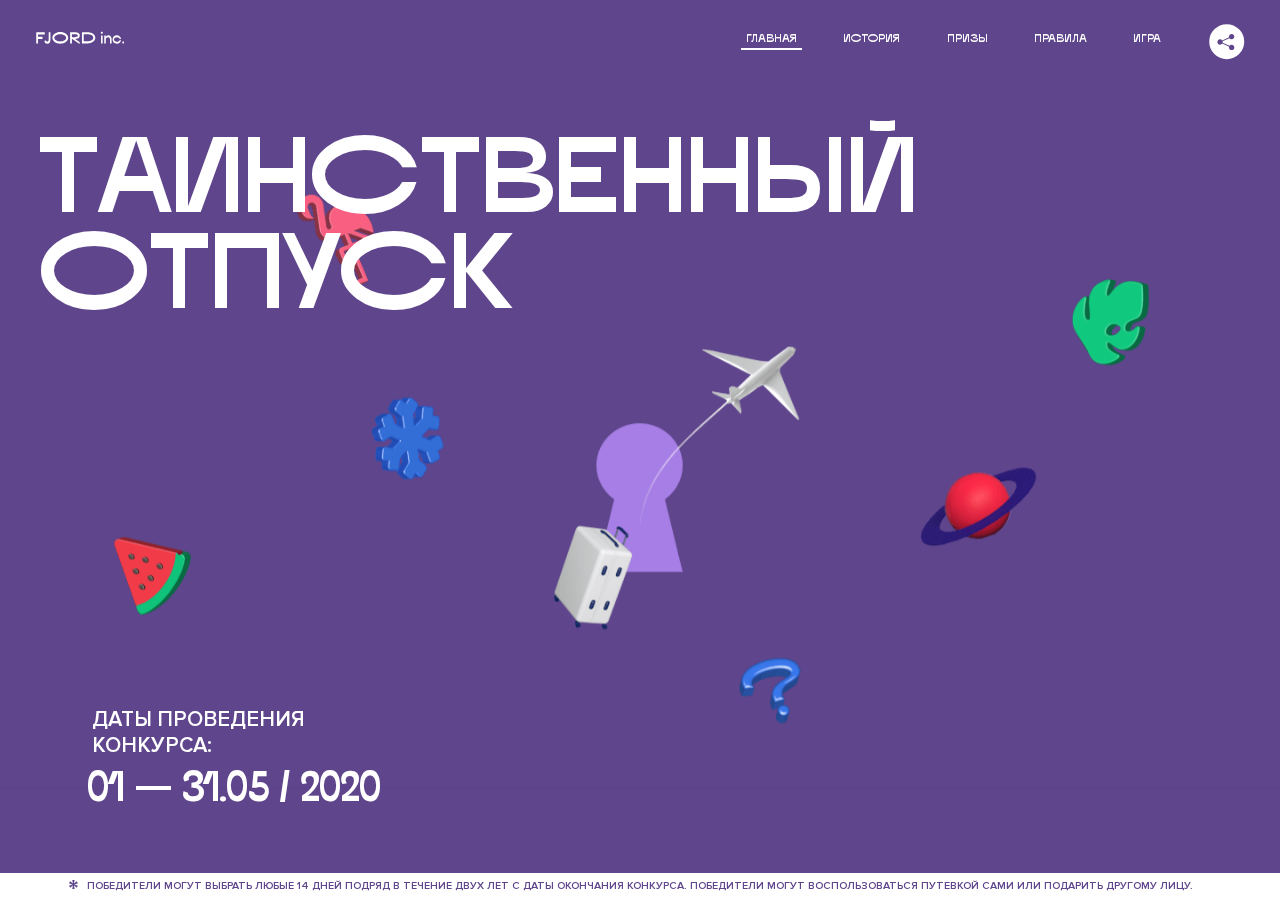
<file: 4/index.html>
<!DOCTYPE html>
<html lang="ru">
<head>
  <meta charset="UTF-8">
  <meta name="description" content="">
  <meta name="viewport" content="width=device-width, initial-scale=1.0">
  <meta http-equiv="X-UA-Compatible" content="ie=edge">
  <title>Mysterious Vacation</title>
  <link rel="stylesheet" href="css/style.min.css">
<link href="css/style.min.css" rel="stylesheet">  <base href="https://htmlacademy-animation.github.io/1250097-magic-vacation-1/4/">
</head>
<body>

  <header class="page-header js-header">
    <div class="page-header__wrapper">
      <a href="#" class="page-header__logo" aria-label="Перейти на страницу FJORD.Inc">
        <svg width="100" height="15" viewBox="0 0 100 15" fill="none" xmlns="http://www.w3.org/2000/svg">
          <path d="M0.26 1.4V14H2.276V8.906H7.334V6.44H2.276V3.848H9.872V1.4H0.26ZM12.733 14.36C15.127 14.36 16.243 12.65 16.243 9.5V1.4H14.263V8.96C14.263 11.21 13.723 11.876 12.733 11.876C11.833 11.876 11.473 11.3 11.347 10.58L9.36702 10.94C9.63702 13.046 10.663 14.36 12.733 14.36ZM18.3918 7.7C18.3918 11.372 22.3878 14.36 27.3198 14.36C32.2518 14.36 36.2478 11.372 36.2478 7.7C36.2478 4.028 32.2518 1.04 27.3198 1.04C22.3878 1.04 18.3918 4.028 18.3918 7.7ZM20.6058 7.7C20.6058 5.378 23.6118 3.524 27.3198 3.524C30.9918 3.524 33.9798 5.378 33.9798 7.7C33.9798 10.004 30.9918 11.858 27.3198 11.858C23.6118 11.858 20.6058 10.004 20.6058 7.7ZM40.403 14V8.906H40.799L49.079 14.702V12.38L44.039 8.906H44.201C47.999 8.906 49.277 7.304 49.277 5.162C49.277 3.092 47.999 1.4 44.201 1.4H38.387V14H40.403ZM43.535 3.722C45.785 3.722 47.045 4.136 47.045 5.432C47.045 6.764 45.785 7.034 43.535 7.034H40.403V3.722H43.535ZM51.6936 1.382V14H57.8676C62.7456 14 66.7236 11.534 66.7236 7.7C66.7236 3.848 62.7456 1.382 57.8676 1.382H51.6936ZM53.7096 11.624V3.722H57.5436C61.5396 3.722 64.4916 5.018 64.4916 7.7C64.4916 10.238 61.5396 11.624 57.5436 11.624H53.7096ZM73.1832 14.018H74.9832V5H73.1832V14.018ZM72.9132 1.976C72.9132 2.57 73.3992 3.092 74.0832 3.092C74.7492 3.092 75.2352 2.57 75.2352 1.976C75.2352 1.382 74.7672 0.805999 74.0832 0.805999C73.3812 0.805999 72.9132 1.382 72.9132 1.976ZM76.7867 14H78.5687V9.104C78.7487 8.006 79.5947 6.962 81.0887 6.962C82.1147 6.962 83.2667 7.448 83.2667 9.554V14H85.0487V9.014C85.0487 6.152 83.2307 4.73 81.3587 4.73C79.9187 4.73 79.0727 5.558 78.5687 6.854V5H76.7867V14ZM90.9898 14.27C93.5098 14.27 95.3818 12.506 95.7238 10.328H94.0498C93.7258 11.3 92.6998 12.02 90.9898 12.02C88.8478 12.02 87.7678 10.922 87.7678 9.59C87.7678 8.24 88.8478 6.962 90.9898 6.962C92.7538 6.962 93.7978 7.844 94.0858 8.924H95.7418C95.4358 6.71 93.6178 4.73 90.9898 4.73C88.0918 4.73 86.1298 7.124 86.1298 9.59C86.1298 12.074 88.1278 14.27 90.9898 14.27ZM97.0693 12.938C97.0693 13.658 97.5553 14.144 98.2753 14.144C98.9953 14.144 99.4813 13.658 99.4813 12.938C99.4813 12.2 98.9953 11.714 98.2753 11.714C97.5553 11.714 97.0693 12.2 97.0693 12.938Z" fill="currentColor"></path>
        </svg>
      </a>
      <button class="page-header__toggler js-menu-toggler" type="button" aria-label="Управление мобильным меню"><span>Меню</span></button>
      <nav class="page-header__nav">
        <div class="page-header__menu js-menu" id="menu">
          <ul>
            <li>
              <a class="js-menu-link active" href="#top" data-href="top">главная</a>
            </li>
            <li>
              <a class="js-menu-link" href="#story" data-href="story">история</a>
            </li>
            <li>
              <a class="js-menu-link" href="#prizes" data-href="prizes">призы</a>
            </li>
            <li>
              <a class="js-menu-link" href="#rules" data-href="rules">правила</a>
            </li>
            <li>
              <a class="js-menu-link" href="#game" data-href="game">игра</a>
            </li>
          </ul>
        </div>
        <div class="page-header__social">
          <div class="social-block js-social-block">
            <button class="social-block__toggler" aria-label="Управлять блоком с социальными кнопками">
              <svg width="26" height="22" viewBox="0 0 27 22" fill="none" xmlns="http://www.w3.org/2000/svg">
                <path d="M19.6721 7.43664C21.6273 7.43664 23.213 5.85095 23.213 3.89566C23.213 1.94037 21.6273 0.354675 19.6721 0.354675C17.7168 0.354675 16.1311 1.94037 16.1311 3.89566C16.1311 4.19968 16.1728 4.49178 16.2458 4.77345L7.21751 8.95527C6.57519 8.05214 5.52303 7.46049 4.33078 7.46049C2.37549 7.46049 0.789795 9.04618 0.789795 11.0015C0.789795 12.9568 2.37549 14.5425 4.33078 14.5425C5.52303 14.5425 6.57668 13.9508 7.21751 13.0477L16.2458 17.2295C16.1743 17.5112 16.1311 17.8033 16.1311 18.1073C16.1311 20.0626 17.7168 21.6483 19.6721 21.6483C21.6273 21.6483 23.213 20.0626 23.213 18.1073C23.213 16.152 21.6273 14.5663 19.6721 14.5663C18.4798 14.5663 17.4262 15.158 16.7853 16.0611L7.75701 11.8793C7.82854 11.5976 7.87176 11.3055 7.87176 11.0015C7.87176 10.6974 7.83003 10.4053 7.75701 10.1237L16.7853 5.94186C17.4262 6.84499 18.4783 7.43664 19.6721 7.43664Z" fill="currentColor"></path>
              </svg>
            </button>
            <ul class="social-block__list">
              <li>
                <a class="social-block__link social-block__link--fb" href="#" aria-label="Мы на Facebook">
                  <svg width="8" height="17" viewBox="0 0 8 17" fill="none" xmlns="http://www.w3.org/2000/svg">
                    <path d="M4.24646 16.9899H1.09275L1.05793 8.49828H0V5.30707H1.05793V3.81124C1.05793 1.42084 2.57654 0 5.21735 0H7.41758V3.18585H5.30841C4.28262 3.18585 4.2478 3.48582 4.2478 4.24914V5.30707H7.42964L7.16716 8.49828H4.2478V16.9899H4.24646Z" fill="currentColor"></path>
                  </svg>
                </a>
              </li>
              <li>
                <a class="social-block__link social-block__link--insta" href="#" aria-label="Мы в Instagram">
                  <svg width="15" height="15" viewBox="0 0 15 15" fill="none" xmlns="http://www.w3.org/2000/svg">
                    <path d="M11.0197 0H4.19806C2.14246 0 0.471191 1.66993 0.471191 3.72285V10.5499C0.471191 12.6082 2.14112 14.2727 4.19806 14.2727H11.0197C13.0753 14.2727 14.7466 12.6082 14.7466 10.5499V3.72285C14.7466 1.67127 13.0753 0 11.0197 0ZM11.0197 12.4849H4.19806C3.13076 12.4849 2.26432 11.6158 2.26432 10.5512V3.72419C2.26432 2.65956 3.13076 1.79715 4.19806 1.79715H11.0197C12.087 1.79715 12.9535 2.6609 12.9535 3.72419V10.5512C12.9535 11.6145 12.087 12.4849 11.0197 12.4849Z" fill="currentColor"></path>
                    <path d="M7.60887 3.11084C5.38989 3.11084 3.58203 4.9187 3.58203 7.14036C3.58203 9.35532 5.38989 11.1645 7.60887 11.1645C9.83053 11.1645 11.6357 9.35666 11.6357 7.14036C11.6357 4.9187 9.83053 3.11084 7.60887 3.11084ZM7.60887 9.36871C6.37551 9.36871 5.37784 8.37372 5.37784 7.14036C5.37784 5.90699 6.37551 4.90665 7.60887 4.90665C8.83822 4.90665 9.84259 5.90833 9.84259 7.14036C9.84392 8.37238 8.83822 9.36871 7.60887 9.36871Z" fill="currentColor"></path>
                    <path d="M11.3573 2.35962C10.8256 2.35962 10.3931 2.79752 10.3931 3.32381C10.3931 3.85546 10.8256 4.29336 11.3573 4.29336C11.8862 4.29336 12.3215 3.85546 12.3215 3.32381C12.3215 2.79752 11.8862 2.35962 11.3573 2.35962Z" fill="currentColor"></path>
                  </svg>
                </a>
              </li>
              <li>
                <a class="social-block__link social-block__link--vk" href="#" aria-label="Мы ВКонтакте">
                  <svg width="17" height="10" viewBox="0 0 17 10" fill="none" xmlns="http://www.w3.org/2000/svg">
                    <path d="M14.1234 4.9002C14.1234 4.9002 16.3623 1.72708 16.5866 0.680242C16.6595 0.312285 16.4947 0.103188 16.1069 0.103188C16.1069 0.103188 14.8193 0.103188 14.168 0.103188C13.7235 0.103188 13.5587 0.293278 13.4235 0.579768C13.4235 0.579768 12.3724 2.82553 11.0969 4.24712C10.6861 4.70333 10.4781 4.84318 10.2511 4.84318C10.0646 4.84318 9.98625 4.6911 9.98625 4.27834V0.649016C9.98625 0.147997 9.92545 0.00135496 9.5066 0.00135496H6.39628C6.15578 0.00135496 6.0085 0.134417 6.0085 0.324506C6.0085 0.801084 6.73406 0.908351 6.73406 2.20231V4.87305C6.73406 5.40529 6.70569 5.61575 6.45303 5.61575C5.78016 5.61575 4.19528 3.30618 3.30623 0.678887C3.12923 0.145282 2.93737 0 2.43475 0H0.486409C0.205373 0 0 0.190085 0 0.476576C0 0.991172 0.60666 3.40801 2.99277 6.64358C4.59927 8.8201 6.70569 10 8.60269 10C9.76196 10 10.0416 9.80312 10.0416 9.31432V7.63883C10.0416 7.22607 10.2065 7.04956 10.4429 7.04956C10.7078 7.04956 11.1847 7.13238 12.2805 8.22268C13.5843 9.47862 13.6762 10 14.3896 10H16.5676C16.7919 10 17 9.89273 17 9.52342C17 9.02919 16.3623 8.15343 15.384 7.10659C14.9801 6.56755 14.3302 5.98914 14.1248 5.72301C13.8275 5.40801 13.9154 5.23014 14.1234 4.9002Z" fill="currentColor"></path>
                  </svg>
                </a>
              </li>
            </ul>
          </div>
        </div>
      </nav>
    </div>
  </header>

  <main class="page-content">

    <section class="animation-screen"></section>

    <section class="screen screen--hidden screen--intro js-scrollspy" id="top">
      <div class="screen__wrapper">
        <div class="intro">
          <h1 class="intro__title" data-text="Таинственный отпуск">Таинственный отпуск</h1>
          <div class="intro__content">
            <div class="intro__info">
              <p class="intro__label">Даты проведения конкурса:</p>
              <p class="intro__date">01 — 31.05 / 2020</p>
            </div>
            <div class="intro__message">
              <p>
                Отгадай первым место назначения и&nbsp;отправься в&nbsp;путешествие в&nbsp;любое время или получи один из многочисленных призов
                <svg width="16" height="16" viewBox="0 0 10 10" fill="none" xmlns="http://www.w3.org/2000/svg">
                  <path d="M0 6.35337L3.90271 4.99012L0 3.64663L1.34615 1.32374L4.44287 4.01073L3.67364 0H6.34615L5.57692 4.01073L8.65385 1.32374L10 3.64663L6.13405 4.99012L10 6.35337L8.65385 8.65651L5.57692 5.98927L6.34615 10H3.67364L4.44287 5.96952L1.34615 8.65651L0 6.35337Z" fill="currentColor"></path>
                </svg>
              </p>
            </div>
          </div>
        </div>
      </div>
      <div class="screen__footer js-footer">
        <button class="screen__footer-enlarge js-footer-toggler" type="button" aria-label="Показать сообщение">
          <svg width="10" height="10" viewBox="0 0 10 10" fill="none" xmlns="http://www.w3.org/2000/svg">
            <path d="M0 6.35337L3.90271 4.99012L0 3.64663L1.34615 1.32374L4.44287 4.01073L3.67364 0H6.34615L5.57692 4.01073L8.65385 1.32374L10 3.64663L6.13405 4.99012L10 6.35337L8.65385 8.65651L5.57692 5.98927L6.34615 10H3.67364L4.44287 5.96952L1.34615 8.65651L0 6.35337Z" fill="currentColor"></path>
          </svg>
        </button>
        <button class="screen__footer-collapse js-footer-toggler" type="button" aria-label="Скрыть сообщение">
          <svg width="13" height="13" viewBox="0 0 13 13" fill="none" xmlns="http://www.w3.org/2000/svg">
            <line x1="12.3536" y1="0.353553" x2="0.738349" y2="11.9688" stroke="currentColor"></line>
            <line x1="0.738319" y1="0.539925" x2="12.3535" y2="12.1551" stroke="currentColor"></line>
          </svg>
        </button>
        <div class="screen__footer-wrapper">
          <div class="screen__footer-announce">
            <p class="screen__footer-label">Даты проведения конкурса:</p>
            <p class="screen__footer-date">01 — 31.05 / 2020</p>
          </div>
          <div class="screen__footer-note">
            <p>
              <svg width="10" height="10" viewBox="0 0 10 10" fill="none" xmlns="http://www.w3.org/2000/svg">
                <path d="M0 6.35337L3.90271 4.99012L0 3.64663L1.34615 1.32374L4.44287 4.01073L3.67364 0H6.34615L5.57692 4.01073L8.65385 1.32374L10 3.64663L6.13405 4.99012L10 6.35337L8.65385 8.65651L5.57692 5.98927L6.34615 10H3.67364L4.44287 5.96952L1.34615 8.65651L0 6.35337Z" fill="currentColor"></path>
              </svg>
              <span>Победители могут выбрать любые 14 дней подряд в&nbsp;течение двух лет с&nbsp;даты окончания конкурса. Победители могут воспользоваться путевкой сами или подарить другому лицу.</span>
            </p>
          </div>
        </div>
      </div>
    </section>

    <section class="screen screen--hidden screen--story js-scrollspy" id="story">

      <div class="slider swiper-container js-slider">

        <div class="swiper-wrapper">

          <div class="slider__item swiper-slide">
            <h2 class="slider__item-title" data-text="История">История</h2>
            <p class="slider__item-text">Джеймс Таргет был основателем компании &laquo;Fjord Inc.&raquo;. С&nbsp;1965 года &laquo;Fjord Inc.&raquo; прославилась надёжными и&nbsp;удобными чемоданами и&nbsp;аксессуарами для туристов.</p>
          </div>

          <div class="slider__item swiper-slide">
            <p class="slider__item-text">Когда Джеймсу было 7&nbsp;лет, в&nbsp;их&nbsp;доме гостил дядюшка и&nbsp;развлекал детей рассказами о&nbsp;своей поездке в&nbsp;место, показавшееся малышу Таргету невероятным. Тогда Джеймс решил, что однажды посетит его, но&nbsp;не&nbsp;будет рассказывать о&nbsp;мечте, пока не&nbsp;осуществит.</p>
          </div>

          <div class="slider__item swiper-slide">
            <p class="slider__item-text">Джеймс Таргет стал увлеченным путешественником. Он&nbsp;посетил 5&nbsp;континентов, 126&nbsp;стран.</p>
          </div>

          <div class="slider__item swiper-slide">
            <p class="slider__item-text">Он&nbsp;сплавлялся по&nbsp;Амазонке и&nbsp;погружался в&nbsp;пещеры Франции, медитировал в&nbsp;горах Тибета и&nbsp;пожимал руку вождя племени Акугауа.</p>
          </div>

          <div class="slider__item swiper-slide">
            <p class="slider__item-text">Из&nbsp;своих поездок Джеймс Таргет привозил идеи, как сделать свои чемоданы &laquo;Fjord Inc.&raquo; удобными и&nbsp;приспособленными к&nbsp;разным дорожным условиям.</p>
          </div>

          <div class="slider__item swiper-slide">
            <p class="slider__item-text">Всё это время Джеймс не&nbsp;оставлял идею поездки своей мечты. Однако, как только он&nbsp;брался за&nbsp;планирование, возникали препятствия, не&nbsp;позволяющие отправиться туда.</p>
          </div>

          <div class="slider__item swiper-slide">
            <p class="slider__item-text">В&nbsp;возрасте 67&nbsp;лет Джеймс Таргет попал под лавину и&nbsp;погиб. В&nbsp;своём завещании он&nbsp;поручил отправить в&nbsp;заветное путешествие трёх смельчаков, единых с&nbsp;ним духом.</p>
          </div>

          <div class="slider__item swiper-slide">
            <p class="slider__item-text">Тех, кто сможет узнать таинственное место, задавая вопросы специально обученному ИИ&nbsp;&laquo;Соне&raquo;, ждет фантастическое путешествие.</p>
          </div>
        </div>
        <div class="slider__controls">
          <button class="slider__control slider__control--prev js-control-prev" type="button" aria-label="Показать предыдущую историю">
            <svg width="12" height="22" viewBox="0 0 12 22" fill="none" xmlns="http://www.w3.org/2000/svg">
              <path d="M11 1L1 11L11 21" stroke="currentColor" stroke-width="2" stroke-linejoin="round"></path>
            </svg>
          </button>
          <button class="slider__control slider__control--next js-control-next" type="button" aria-label="Показать следующую историю">
            <svg width="12" height="22" viewBox="0 0 12 22" fill="none" xmlns="http://www.w3.org/2000/svg">
              <path d="M1 1L11 11L1 21" stroke="currentColor" stroke-width="2" stroke-linejoin="round"></path>
            </svg>
          </button>
        </div>
        <div class="slider__pagination swiper-pagination"></div>
      </div>
      <div class="animate-block">

      </div>
    </section>

    <section class="screen screen--hidden screen--prizes js-scrollspy" id="prizes">
      <div class="screen__wrapper">
        <div class="prizes">
          <h2 class="prizes__title" data-text="Призы">ПРизы</h2>
          <div class="prizes__lead">
            <p>Найди ответ и&nbsp;получи один из&nbsp;призов:</p>
          </div>
          <ul class="prizes__list">
            <li class="prizes__item prizes__item--journeys">
              <div class="prizes__icon">
                <picture>
                  <source srcset="img/prize1-mob.svg" media="(orientation: portrait)">
                  <img src="img/prize1.svg" alt="">
                </picture>
              </div>
              <p class="prizes__desc">
                <b>3</b>
                <span>загадочных путешествия</span>
              </p>
            </li>
            <li class="prizes__item prizes__item--cases">
              <div class="prizes__icon">
                <picture>
                  <source srcset="img/prize2-mob.svg" media="(orientation: portrait)">
                  <img src="img/prize2.svg" alt="">
                </picture>
              </div>
              <p class="prizes__desc">
                <b>7</b>
                <span>надежных чемоданов</span>
              </p>
            </li>
            <li class="prizes__item prizes__item--codes">
              <div class="prizes__icon">
                <picture>
                  <source srcset="img/prize3-mob.svg" media="(orientation: portrait)">
                  <img src="img/prize3.svg" alt="">
                </picture>
              </div>
              <p class="prizes__desc">
                <b>900</b>
                <span>
                  промокодов на&nbsp;скидку 15%
                  <svg width="10" height="10" viewBox="0 0 10 10" fill="none" xmlns="http://www.w3.org/2000/svg">
                    <path d="M0 6.35337L3.90271 4.99012L0 3.64663L1.34615 1.32374L4.44287 4.01073L3.67364 0H6.34615L5.57692 4.01073L8.65385 1.32374L10 3.64663L6.13405 4.99012L10 6.35337L8.65385 8.65651L5.57692 5.98927L6.34615 10H3.67364L4.44287 5.96952L1.34615 8.65651L0 6.35337Z" fill="currentColor"></path>
                  </svg>
                </span>
              </p>
            </li>
          </ul>
        </div>
      </div>
      <div class="screen__footer js-footer">
        <button class="screen__footer-enlarge js-footer-toggler" type="button" aria-label="Показать сообщение">
          <svg width="10" height="10" viewBox="0 0 10 10" fill="none" xmlns="http://www.w3.org/2000/svg">
            <path d="M0 6.35337L3.90271 4.99012L0 3.64663L1.34615 1.32374L4.44287 4.01073L3.67364 0H6.34615L5.57692 4.01073L8.65385 1.32374L10 3.64663L6.13405 4.99012L10 6.35337L8.65385 8.65651L5.57692 5.98927L6.34615 10H3.67364L4.44287 5.96952L1.34615 8.65651L0 6.35337Z" fill="currentColor"></path>
          </svg>
        </button>
        <button class="screen__footer-collapse js-footer-toggler" type="button" aria-label="Скрыть сообщение">
          <svg width="13" height="13" viewBox="0 0 13 13" fill="none" xmlns="http://www.w3.org/2000/svg">
            <line x1="12.3536" y1="0.353553" x2="0.738349" y2="11.9688" stroke="currentColor"></line>
            <line x1="0.738319" y1="0.539925" x2="12.3535" y2="12.1551" stroke="currentColor"></line>
          </svg>
        </button>
        <div class="screen__footer-wrapper">
          <div class="screen__footer-announce">
            <p class="screen__footer-label">Даты проведения конкурса:</p>
            <p class="screen__footer-date">01 — 31.05 / 2020</p>
          </div>
          <div class="screen__footer-note">
            <p>
              <svg width="10" height="10" viewBox="0 0 10 10" fill="none" xmlns="http://www.w3.org/2000/svg">
                <path d="M0 6.35337L3.90271 4.99012L0 3.64663L1.34615 1.32374L4.44287 4.01073L3.67364 0H6.34615L5.57692 4.01073L8.65385 1.32374L10 3.64663L6.13405 4.99012L10 6.35337L8.65385 8.65651L5.57692 5.98927L6.34615 10H3.67364L4.44287 5.96952L1.34615 8.65651L0 6.35337Z" fill="currentColor"></path>
              </svg>
              <span>Скидка&nbsp;15% на&nbsp;единоразовое приобретение путёвки с&nbsp;1&nbsp;июня 2020 по&nbsp;31&nbsp;мая 2022&nbsp;года. Суммируется с&nbsp;другими акциями</span>
            </p>
          </div>
        </div>
      </div>
    </section>

    <section class="screen screen--hidden screen--rules js-scrollspy" id="rules">
      <div class="screen__wrapper">
        <div class="rules">
          <h2 class="rules__title" data-text="Правила">Правила</h2>
          <div class="rules__lead">
            <p>Для того чтобы получить наследство Джеймса Таргета, тебе нужно выведать у&nbsp;&laquo;Сони&raquo;, куда предстоит отправиться тебе в&nbsp;случае победы</p>
          </div>
          <ol class="rules__list">
            <li class="rules__item">
              <p>Тебе отводится <br>5&nbsp;минут</p>
            </li>
            <li class="rules__item">
              <p>Задавай любые вопросы в&nbsp;текстовом поле</p>
            </li>
            <li class="rules__item">
              <p>Нажимай кнопку &laquo;Узнать&raquo;, чтобы получить ответ</p>
            </li>
            <li class="rules__item">
              <p>&laquo;Соня&raquo; может отвечать только&nbsp;Да или Нет</p>
            </li>
          </ol>
          <a href="#game" class="rules__link btn">Погнали!</a>
        </div>
      </div>
      <div class="screen__disclaimer">
        <div class="disclaimer">
          <ul>
            <li>
              <a href="#">Правовая информация</a>
            </li>
            <li>
              <a href="#">Подробные правила</a>
            </li>
          </ul>
        </div>
      </div>
    </section>

    <section class="screen screen--hidden screen--game js-scrollspy" id="game">
      <div class="screen__wrapper">
        <div class="game">
          <div class="game__header">
            <h2 class="game__title" data-text="Игра">Игра</h2>
            <div class="game__counter">
              <span>05</span>:<span>00</span>
            </div>
          </div>
          <div class="game__body">
            <div class="chat">
              <div class="chat__body js-chat">
                <ul class="chat__list" id="messages"></ul>
              </div>
              <div class="chat__footer">
                <form action="#" method="post" class="form" id="message-form">
                  <label for="message-field" class="visually-hidden">Поле для ввода вопроса</label>
                  <input type="text" class="form__field" id="message-field">
                  <button class="form__button btn">
                    Узнать
                    <svg width="18" height="19" viewBox="0 0 18 19" fill="none" xmlns="http://www.w3.org/2000/svg">
                      <path stroke="currentColor" stroke-width="2" d="M9 19V1"></path>
                      <path d="M1 9l8-8 8 8" stroke="currentColor" stroke-width="2" stroke-linejoin="round"></path>
                    </svg>
                  </button>
                </form>
              </div>
            </div>
          </div>
          <!-- временные кнопки для показа результата -->
          <div class="game__buttons">
            <button class="game__button btn js-show-result" type="button" data-target="result">Положительный результат</button>
            <button class="game__button btn js-show-result" type="button" data-target="result2">Положительный результат - 2</button>
            <button class="game__button btn js-show-result" type="button" data-target="result3">Отрицательный результат</button>
          </div>
        </div>
      </div>
    </section>

    <section class="screen screen--hidden screen--result" id="result">
      <div class="screen__wrapper">
        <div class="result result--trip">
          <div class="result__image">
            <picture>
              <source srcset="img/result1-mob.png 1x, img/result1-mob@2x.png 2x" media="(max-width: 768px) and (orientation: portrait)">
              <img src="img/result1.png" srcset="img/result1@2x.png 2x" alt="">
            </picture>
          </div>
          <h2 class="result__title">
            <span class="visually-hidden">ПОбеда!</span>
            <svg xmlns="http://www.w3.org/2000/svg" viewBox="0 0 568.85 109.24">
              <path d="M16,24.44V92H2.6V8H75V92H61.52V24.44H16Z" transform="translate(-2.1 -1.5)" fill="none" stroke="currentColor"></path>
              <path d="M148.76,5.6c32.88,0,59.52,19.92,59.52,44.4s-26.64,44.4-59.52,44.4S89.24,74.48,89.24,50,115.88,5.6,148.76,5.6Zm0,72.12c24.48,0,44.4-12.36,44.4-27.72s-19.92-27.84-44.4-27.84C124,22.16,104,34.52,104,50S124,77.72,148.76,77.72Z" transform="translate(-2.1 -1.5)" fill="none" stroke="currentColor"></path>
              <path d="M287.36,8V24.44H236v14.4h25.32c25.44,0,34,11.16,34,26.52,0,15.6-8.52,26.64-34,26.64H222.56V8h64.8ZM256.88,76.52c15.12,0,23.52-2,23.52-11.52S272,54.44,256.88,54.44H236V76.52h20.88Z" transform="translate(-2.1 -1.5)" fill="none" stroke="currentColor"></path>
              <path d="M371.47,8V24.44H320.84V41.6h33.6V58h-33.6V75.56h50.64V92H307.4V8h64.08Z" transform="translate(-2.1 -1.5)" fill="none" stroke="currentColor"></path>
              <path d="M382.39,110.24V75.56h7.44c4.56-4.68,7.8-18.36,8.76-56L399,8h48.6V75.56h10v34.68H442.87V92H397v18.24H382.39Zm51.72-34.68V24.44H411.55v3.12c-0.48,22.44-3.24,37.68-7.2,48h29.76Z" transform="translate(-2.1 -1.5)" fill="none" stroke="currentColor"></path>
              <path d="M463.75,92l28-84h27.12l28.08,84H533.47l-7.8-23.52h-37.8L480.07,92H463.75Zm56.64-40L507,11.84,493.51,52h26.88Z" transform="translate(-2.1 -1.5)" fill="none" stroke="currentColor"></path>
              <path d="M554.12,70.4L555.55,2H569l1.44,68.4H554.12Zm8.28,6.36c4.8,0,8,3.24,8,8.16a8,8,0,1,1-16.08,0C554.35,80,557.59,76.76,562.39,76.76Z" transform="translate(-2.1 -1.5)" fill="none" stroke="currentColor"></path>
            </svg>
          </h2>
          <div class="result__text">
            <p>ты&nbsp;отправляешься в&nbsp;Арктику!</p>
          </div>
          <div class="result__form">
            <form action="#" method="post" class="form form--result">
              <label for="email-field" class="form__label">зарегистрируй результат</label>
              <input type="email" class="form__field" id="email-field" placeholder="e-mail для регистации результата и получения приза" required="">
              <button class="form__button btn">
                отправить
                <svg width="18" height="19" viewBox="0 0 18 19" fill="none" xmlns="http://www.w3.org/2000/svg">
                  <path stroke="currentColor" stroke-width="2" d="M9 19V1"></path>
                  <path d="M1 9l8-8 8 8" stroke="currentColor" stroke-width="2" stroke-linejoin="round"></path>
                </svg>
              </button>
            </form>
          </div>
        </div>
      </div>
    </section>

    <section class="screen screen--hidden screen--result" id="result2">
      <div class="screen__wrapper">
        <div class="result result--prize">
          <div class="result__image">
            <picture>
              <source srcset="img/result2-mob.png 1x, img/result2-mob@2x.png 2x" media="(max-width: 768px) and (orientation: portrait)">
              <img src="img/result2.png" srcset="img/result2@2x.png 2x" alt="">
            </picture>
          </div>
          <h2 class="result__title">
            <span class="visually-hidden">ПОбеда!</span>
            <svg xmlns="http://www.w3.org/2000/svg" viewBox="0 0 568.85 109.24">
              <path d="M16,24.44V92H2.6V8H75V92H61.52V24.44H16Z" transform="translate(-2.1 -1.5)" fill="none" stroke="currentColor"></path>
              <path d="M148.76,5.6c32.88,0,59.52,19.92,59.52,44.4s-26.64,44.4-59.52,44.4S89.24,74.48,89.24,50,115.88,5.6,148.76,5.6Zm0,72.12c24.48,0,44.4-12.36,44.4-27.72s-19.92-27.84-44.4-27.84C124,22.16,104,34.52,104,50S124,77.72,148.76,77.72Z" transform="translate(-2.1 -1.5)" fill="none" stroke="currentColor"></path>
              <path d="M287.36,8V24.44H236v14.4h25.32c25.44,0,34,11.16,34,26.52,0,15.6-8.52,26.64-34,26.64H222.56V8h64.8ZM256.88,76.52c15.12,0,23.52-2,23.52-11.52S272,54.44,256.88,54.44H236V76.52h20.88Z" transform="translate(-2.1 -1.5)" fill="none" stroke="currentColor"></path>
              <path d="M371.47,8V24.44H320.84V41.6h33.6V58h-33.6V75.56h50.64V92H307.4V8h64.08Z" transform="translate(-2.1 -1.5)" fill="none" stroke="currentColor"></path>
              <path d="M382.39,110.24V75.56h7.44c4.56-4.68,7.8-18.36,8.76-56L399,8h48.6V75.56h10v34.68H442.87V92H397v18.24H382.39Zm51.72-34.68V24.44H411.55v3.12c-0.48,22.44-3.24,37.68-7.2,48h29.76Z" transform="translate(-2.1 -1.5)" fill="none" stroke="currentColor"></path>
              <path d="M463.75,92l28-84h27.12l28.08,84H533.47l-7.8-23.52h-37.8L480.07,92H463.75Zm56.64-40L507,11.84,493.51,52h26.88Z" transform="translate(-2.1 -1.5)" fill="none" stroke="currentColor"></path>
              <path d="M554.12,70.4L555.55,2H569l1.44,68.4H554.12Zm8.28,6.36c4.8,0,8,3.24,8,8.16a8,8,0,1,1-16.08,0C554.35,80,557.59,76.76,562.39,76.76Z" transform="translate(-2.1 -1.5)" fill="none" stroke="currentColor"></path>
            </svg>
          </h2>
          <div class="result__text">
            <p>чемодан &laquo;Fjord&nbsp;Inc.&raquo;&nbsp;твой</p>
          </div>
          <div class="result__form">
            <form action="#" method="post" class="form form--result">
              <label for="email-field2" class="form__label">зарегистрируй результат</label>
              <input type="email" class="form__field" id="email-field2" placeholder="e-mail для регистации результата и получения приза" required="">
              <button class="form__button btn">
                отправить
                <svg width="18" height="19" viewBox="0 0 18 19" fill="none" xmlns="http://www.w3.org/2000/svg">
                  <path stroke="currentColor" stroke-width="2" d="M9 19V1"></path>
                  <path d="M1 9l8-8 8 8" stroke="currentColor" stroke-width="2" stroke-linejoin="round"></path>
                </svg>
              </button>
            </form>
          </div>
        </div>
      </div>
    </section>

    <section class="screen screen--hidden screen--result" id="result3">
      <div class="screen__wrapper">
        <div class="result result--negative">
          <div class="result__image">
            <picture>
              <source srcset="img/result3-mob.png 1x, img/result3-mob@2x.png 2x" media="(max-width: 768px) and (orientation: portrait)">
              <img src="img/result3.png" srcset="img/result3@2x.png 2x" alt="">
            </picture>
          </div>
          <h2 class="result__title">
            <span class="visually-hidden">Не угадал!</span>
            <svg xmlns="http://www.w3.org/2000/svg" viewBox="0 0 660.77 109.24">
              <path d="M2.66,92V8H16.1V42.2H53.3V8H66.74V92H53.3V58.64H16.1V92H2.66Z" transform="translate(-2.16 -1.5)" fill="none" stroke="currentColor"></path>
              <path d="M147.62,8V24.44H97V41.6h33.6V58H97V75.56h50.64V92H83.54V8h64.08Z" transform="translate(-2.16 -1.5)" fill="none" stroke="currentColor"></path>
              <path d="M199.22,8l20.52,42.36L235.34,8h16.44l-31,84H204.38l9.48-25.92L185.78,8h13.44Z" transform="translate(-2.16 -1.5)" fill="none" stroke="currentColor"></path>
              <path d="M273.74,24.44V92H260.3V8h50.16V24.44H273.74Z" transform="translate(-2.16 -1.5)" fill="none" stroke="currentColor"></path>
              <path d="M307.1,92l28-84h27.12l28.08,84H376.82L369,68.48h-37.8L323.42,92H307.1Zm56.64-40L350.3,11.84,336.86,52h26.88Z" transform="translate(-2.16 -1.5)" fill="none" stroke="currentColor"></path>
              <path d="M396.38,110.24V75.56h7.44c4.56-4.68,7.8-18.36,8.76-56L412.94,8h48.6V75.56h10v34.68H456.86V92H411v18.24H396.38ZM448.1,75.56V24.44H425.54v3.12c-0.48,22.44-3.24,37.68-7.2,48H448.1Z" transform="translate(-2.16 -1.5)" fill="none" stroke="currentColor"></path>
              <path d="M477.74,92l28-84h27.12L560.9,92H547.46l-7.8-23.52h-37.8L494.06,92H477.74Zm56.64-40-13.44-40.2L507.5,52h26.88Z" transform="translate(-2.16 -1.5)" fill="none" stroke="currentColor"></path>
              <path d="M568.7,76.88a13.77,13.77,0,0,0,5,1c6.6,0,10.44-6.24,12-58.32L586.22,8h46.2V92H619V24.44H598.82l-0.12,3.12C597.14,81,589,94.4,573.74,94.4a28.55,28.55,0,0,1-6.72-.84Z" transform="translate(-2.16 -1.5)" fill="none" stroke="currentColor"></path>
              <path d="M646.1,70.4L647.54,2H661l1.44,68.4H646.1Zm8.28,6.36c4.8,0,8,3.24,8,8.16a8,8,0,0,1-16.08,0C646.34,80,649.58,76.76,654.38,76.76Z" transform="translate(-2.16 -1.5)" fill="none" stroke="currentColor"></path>
            </svg>
          </h2>
          <button class="result__button js-play" type="button">
            не сдавайся!
            <span>
              <svg width="27" height="22" viewBox="0 0 27 22" fill="none" xmlns="http://www.w3.org/2000/svg">
                <path d="M10.6899 1.47998C5.42992 1.47998 1.16992 5.73998 1.16992 11C1.16992 16.26 5.42992 20.52 10.6899 20.52C15.9499 20.52 20.2099 16.26 20.2099 11V7.13998" stroke="currentColor" stroke-width="2" stroke-miterlimit="10"></path>
                <path d="M15.1099 12.5099L20.1499 7.13989L25.3099 12.6299" stroke="currentColor" stroke-width="2" stroke-miterlimit="10" stroke-linejoin="round"></path>
              </svg>
            </span>
          </button>
        </div>
      </div>
    </section>
    <div class="animate-block">
    </div>
  </main>

<script src="js/script.js"></script></body>
</html>
</file>
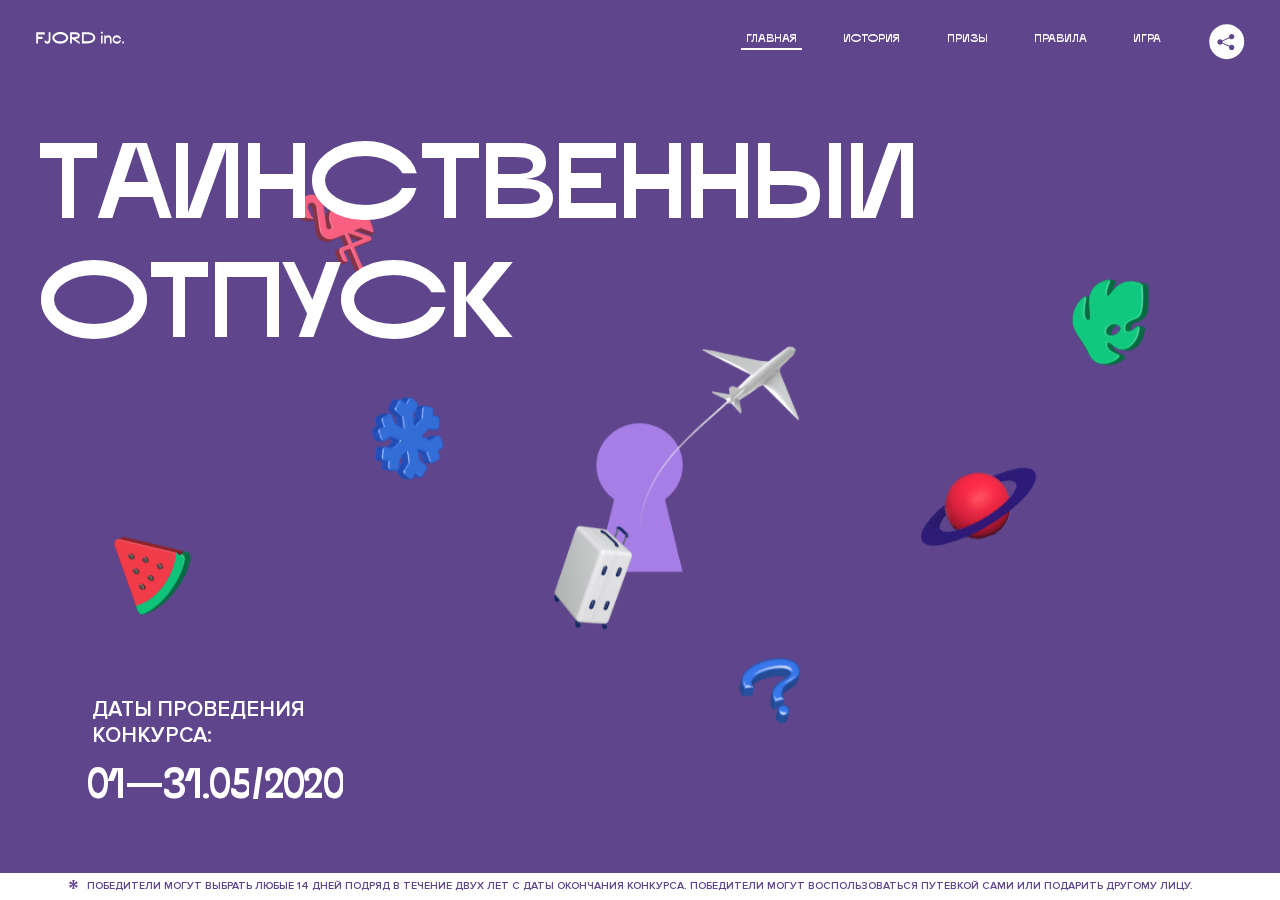
<file: 5/index.html>
<!DOCTYPE html>
<html lang="ru">
<head>
  <meta charset="UTF-8">
  <meta name="description" content="">
  <meta name="viewport" content="width=device-width, initial-scale=1.0">
  <meta http-equiv="X-UA-Compatible" content="ie=edge">
  <title>Mysterious Vacation</title>
  <link rel="stylesheet" href="css/style.min.css">
<link href="css/style.min.css" rel="stylesheet">  <base href="https://htmlacademy-animation.github.io/1250097-magic-vacation-1/5/">
</head>
<body>

  <header class="page-header js-header">
    <div class="page-header__wrapper">
      <a href="#" class="page-header__logo" aria-label="Перейти на страницу FJORD.Inc">
        <svg width="100" height="15" viewBox="0 0 100 15" fill="none" xmlns="http://www.w3.org/2000/svg">
          <path d="M0.26 1.4V14H2.276V8.906H7.334V6.44H2.276V3.848H9.872V1.4H0.26ZM12.733 14.36C15.127 14.36 16.243 12.65 16.243 9.5V1.4H14.263V8.96C14.263 11.21 13.723 11.876 12.733 11.876C11.833 11.876 11.473 11.3 11.347 10.58L9.36702 10.94C9.63702 13.046 10.663 14.36 12.733 14.36ZM18.3918 7.7C18.3918 11.372 22.3878 14.36 27.3198 14.36C32.2518 14.36 36.2478 11.372 36.2478 7.7C36.2478 4.028 32.2518 1.04 27.3198 1.04C22.3878 1.04 18.3918 4.028 18.3918 7.7ZM20.6058 7.7C20.6058 5.378 23.6118 3.524 27.3198 3.524C30.9918 3.524 33.9798 5.378 33.9798 7.7C33.9798 10.004 30.9918 11.858 27.3198 11.858C23.6118 11.858 20.6058 10.004 20.6058 7.7ZM40.403 14V8.906H40.799L49.079 14.702V12.38L44.039 8.906H44.201C47.999 8.906 49.277 7.304 49.277 5.162C49.277 3.092 47.999 1.4 44.201 1.4H38.387V14H40.403ZM43.535 3.722C45.785 3.722 47.045 4.136 47.045 5.432C47.045 6.764 45.785 7.034 43.535 7.034H40.403V3.722H43.535ZM51.6936 1.382V14H57.8676C62.7456 14 66.7236 11.534 66.7236 7.7C66.7236 3.848 62.7456 1.382 57.8676 1.382H51.6936ZM53.7096 11.624V3.722H57.5436C61.5396 3.722 64.4916 5.018 64.4916 7.7C64.4916 10.238 61.5396 11.624 57.5436 11.624H53.7096ZM73.1832 14.018H74.9832V5H73.1832V14.018ZM72.9132 1.976C72.9132 2.57 73.3992 3.092 74.0832 3.092C74.7492 3.092 75.2352 2.57 75.2352 1.976C75.2352 1.382 74.7672 0.805999 74.0832 0.805999C73.3812 0.805999 72.9132 1.382 72.9132 1.976ZM76.7867 14H78.5687V9.104C78.7487 8.006 79.5947 6.962 81.0887 6.962C82.1147 6.962 83.2667 7.448 83.2667 9.554V14H85.0487V9.014C85.0487 6.152 83.2307 4.73 81.3587 4.73C79.9187 4.73 79.0727 5.558 78.5687 6.854V5H76.7867V14ZM90.9898 14.27C93.5098 14.27 95.3818 12.506 95.7238 10.328H94.0498C93.7258 11.3 92.6998 12.02 90.9898 12.02C88.8478 12.02 87.7678 10.922 87.7678 9.59C87.7678 8.24 88.8478 6.962 90.9898 6.962C92.7538 6.962 93.7978 7.844 94.0858 8.924H95.7418C95.4358 6.71 93.6178 4.73 90.9898 4.73C88.0918 4.73 86.1298 7.124 86.1298 9.59C86.1298 12.074 88.1278 14.27 90.9898 14.27ZM97.0693 12.938C97.0693 13.658 97.5553 14.144 98.2753 14.144C98.9953 14.144 99.4813 13.658 99.4813 12.938C99.4813 12.2 98.9953 11.714 98.2753 11.714C97.5553 11.714 97.0693 12.2 97.0693 12.938Z" fill="currentColor"></path>
        </svg>
      </a>
      <button class="page-header__toggler js-menu-toggler" type="button" aria-label="Управление мобильным меню"><span>Меню</span></button>
      <nav class="page-header__nav">
        <div class="page-header__menu js-menu" id="menu">
          <ul>
            <li>
              <a class="js-menu-link active" href="#top" data-href="top">главная</a>
            </li>
            <li>
              <a class="js-menu-link" href="#story" data-href="story">история</a>
            </li>
            <li>
              <a class="js-menu-link" href="#prizes" data-href="prizes">призы</a>
            </li>
            <li>
              <a class="js-menu-link" href="#rules" data-href="rules">правила</a>
            </li>
            <li>
              <a class="js-menu-link" href="#game" data-href="game">игра</a>
            </li>
          </ul>
        </div>
        <div class="page-header__social">
          <div class="social-block js-social-block">
            <button class="social-block__toggler" aria-label="Управлять блоком с социальными кнопками">
              <svg width="26" height="22" viewBox="0 0 27 22" fill="none" xmlns="http://www.w3.org/2000/svg">
                <path d="M19.6721 7.43664C21.6273 7.43664 23.213 5.85095 23.213 3.89566C23.213 1.94037 21.6273 0.354675 19.6721 0.354675C17.7168 0.354675 16.1311 1.94037 16.1311 3.89566C16.1311 4.19968 16.1728 4.49178 16.2458 4.77345L7.21751 8.95527C6.57519 8.05214 5.52303 7.46049 4.33078 7.46049C2.37549 7.46049 0.789795 9.04618 0.789795 11.0015C0.789795 12.9568 2.37549 14.5425 4.33078 14.5425C5.52303 14.5425 6.57668 13.9508 7.21751 13.0477L16.2458 17.2295C16.1743 17.5112 16.1311 17.8033 16.1311 18.1073C16.1311 20.0626 17.7168 21.6483 19.6721 21.6483C21.6273 21.6483 23.213 20.0626 23.213 18.1073C23.213 16.152 21.6273 14.5663 19.6721 14.5663C18.4798 14.5663 17.4262 15.158 16.7853 16.0611L7.75701 11.8793C7.82854 11.5976 7.87176 11.3055 7.87176 11.0015C7.87176 10.6974 7.83003 10.4053 7.75701 10.1237L16.7853 5.94186C17.4262 6.84499 18.4783 7.43664 19.6721 7.43664Z" fill="currentColor"></path>
              </svg>
            </button>
            <ul class="social-block__list">
              <li>
                <a class="social-block__link social-block__link--fb" href="#" aria-label="Мы на Facebook">
                  <svg width="8" height="17" viewBox="0 0 8 17" fill="none" xmlns="http://www.w3.org/2000/svg">
                    <path d="M4.24646 16.9899H1.09275L1.05793 8.49828H0V5.30707H1.05793V3.81124C1.05793 1.42084 2.57654 0 5.21735 0H7.41758V3.18585H5.30841C4.28262 3.18585 4.2478 3.48582 4.2478 4.24914V5.30707H7.42964L7.16716 8.49828H4.2478V16.9899H4.24646Z" fill="currentColor"></path>
                  </svg>
                </a>
              </li>
              <li>
                <a class="social-block__link social-block__link--insta" href="#" aria-label="Мы в Instagram">
                  <svg width="15" height="15" viewBox="0 0 15 15" fill="none" xmlns="http://www.w3.org/2000/svg">
                    <path d="M11.0197 0H4.19806C2.14246 0 0.471191 1.66993 0.471191 3.72285V10.5499C0.471191 12.6082 2.14112 14.2727 4.19806 14.2727H11.0197C13.0753 14.2727 14.7466 12.6082 14.7466 10.5499V3.72285C14.7466 1.67127 13.0753 0 11.0197 0ZM11.0197 12.4849H4.19806C3.13076 12.4849 2.26432 11.6158 2.26432 10.5512V3.72419C2.26432 2.65956 3.13076 1.79715 4.19806 1.79715H11.0197C12.087 1.79715 12.9535 2.6609 12.9535 3.72419V10.5512C12.9535 11.6145 12.087 12.4849 11.0197 12.4849Z" fill="currentColor"></path>
                    <path d="M7.60887 3.11084C5.38989 3.11084 3.58203 4.9187 3.58203 7.14036C3.58203 9.35532 5.38989 11.1645 7.60887 11.1645C9.83053 11.1645 11.6357 9.35666 11.6357 7.14036C11.6357 4.9187 9.83053 3.11084 7.60887 3.11084ZM7.60887 9.36871C6.37551 9.36871 5.37784 8.37372 5.37784 7.14036C5.37784 5.90699 6.37551 4.90665 7.60887 4.90665C8.83822 4.90665 9.84259 5.90833 9.84259 7.14036C9.84392 8.37238 8.83822 9.36871 7.60887 9.36871Z" fill="currentColor"></path>
                    <path d="M11.3573 2.35962C10.8256 2.35962 10.3931 2.79752 10.3931 3.32381C10.3931 3.85546 10.8256 4.29336 11.3573 4.29336C11.8862 4.29336 12.3215 3.85546 12.3215 3.32381C12.3215 2.79752 11.8862 2.35962 11.3573 2.35962Z" fill="currentColor"></path>
                  </svg>
                </a>
              </li>
              <li>
                <a class="social-block__link social-block__link--vk" href="#" aria-label="Мы ВКонтакте">
                  <svg width="17" height="10" viewBox="0 0 17 10" fill="none" xmlns="http://www.w3.org/2000/svg">
                    <path d="M14.1234 4.9002C14.1234 4.9002 16.3623 1.72708 16.5866 0.680242C16.6595 0.312285 16.4947 0.103188 16.1069 0.103188C16.1069 0.103188 14.8193 0.103188 14.168 0.103188C13.7235 0.103188 13.5587 0.293278 13.4235 0.579768C13.4235 0.579768 12.3724 2.82553 11.0969 4.24712C10.6861 4.70333 10.4781 4.84318 10.2511 4.84318C10.0646 4.84318 9.98625 4.6911 9.98625 4.27834V0.649016C9.98625 0.147997 9.92545 0.00135496 9.5066 0.00135496H6.39628C6.15578 0.00135496 6.0085 0.134417 6.0085 0.324506C6.0085 0.801084 6.73406 0.908351 6.73406 2.20231V4.87305C6.73406 5.40529 6.70569 5.61575 6.45303 5.61575C5.78016 5.61575 4.19528 3.30618 3.30623 0.678887C3.12923 0.145282 2.93737 0 2.43475 0H0.486409C0.205373 0 0 0.190085 0 0.476576C0 0.991172 0.60666 3.40801 2.99277 6.64358C4.59927 8.8201 6.70569 10 8.60269 10C9.76196 10 10.0416 9.80312 10.0416 9.31432V7.63883C10.0416 7.22607 10.2065 7.04956 10.4429 7.04956C10.7078 7.04956 11.1847 7.13238 12.2805 8.22268C13.5843 9.47862 13.6762 10 14.3896 10H16.5676C16.7919 10 17 9.89273 17 9.52342C17 9.02919 16.3623 8.15343 15.384 7.10659C14.9801 6.56755 14.3302 5.98914 14.1248 5.72301C13.8275 5.40801 13.9154 5.23014 14.1234 4.9002Z" fill="currentColor"></path>
                  </svg>
                </a>
              </li>
            </ul>
          </div>
        </div>
      </nav>
    </div>
  </header>

  <main class="page-content">

    <section class="animation-screen"></section>

    <section class="screen screen--hidden screen--intro js-scrollspy" id="top">
      <div class="screen__wrapper">
        <div class="intro">
          <h1 class="intro__title" data-text="Таинственный отпуск">Таинственный отпуск</h1>
          <div class="intro__content">
            <div class="intro__info">
              <p class="intro__label">Даты проведения конкурса:</p>
              <p class="intro__date" data-text="01 — 31.05 / 2020">01 — 31.05 / 2020</p>
            </div>
            <div class="intro__message">
              <p>
                Отгадай первым место назначения и&nbsp;отправься в&nbsp;путешествие в&nbsp;любое время или получи один из многочисленных призов
                <svg width="16" height="16" viewBox="0 0 10 10" fill="none" xmlns="http://www.w3.org/2000/svg">
                  <path d="M0 6.35337L3.90271 4.99012L0 3.64663L1.34615 1.32374L4.44287 4.01073L3.67364 0H6.34615L5.57692 4.01073L8.65385 1.32374L10 3.64663L6.13405 4.99012L10 6.35337L8.65385 8.65651L5.57692 5.98927L6.34615 10H3.67364L4.44287 5.96952L1.34615 8.65651L0 6.35337Z" fill="currentColor"></path>
                </svg>
              </p>
            </div>
          </div>
        </div>
      </div>
      <div class="screen__footer js-footer">
        <button class="screen__footer-enlarge js-footer-toggler" type="button" aria-label="Показать сообщение">
          <svg width="10" height="10" viewBox="0 0 10 10" fill="none" xmlns="http://www.w3.org/2000/svg">
            <path d="M0 6.35337L3.90271 4.99012L0 3.64663L1.34615 1.32374L4.44287 4.01073L3.67364 0H6.34615L5.57692 4.01073L8.65385 1.32374L10 3.64663L6.13405 4.99012L10 6.35337L8.65385 8.65651L5.57692 5.98927L6.34615 10H3.67364L4.44287 5.96952L1.34615 8.65651L0 6.35337Z" fill="currentColor"></path>
          </svg>
        </button>
        <button class="screen__footer-collapse js-footer-toggler" type="button" aria-label="Скрыть сообщение">
          <svg width="13" height="13" viewBox="0 0 13 13" fill="none" xmlns="http://www.w3.org/2000/svg">
            <line x1="12.3536" y1="0.353553" x2="0.738349" y2="11.9688" stroke="currentColor"></line>
            <line x1="0.738319" y1="0.539925" x2="12.3535" y2="12.1551" stroke="currentColor"></line>
          </svg>
        </button>
        <div class="screen__footer-wrapper">
          <div class="screen__footer-announce">
            <p class="screen__footer-label">Даты проведения конкурса:</p>
            <p class="screen__footer-date">01 — 31.05 / 2020</p>
          </div>
          <div class="screen__footer-note">
            <p>
              <svg width="10" height="10" viewBox="0 0 10 10" fill="none" xmlns="http://www.w3.org/2000/svg">
                <path d="M0 6.35337L3.90271 4.99012L0 3.64663L1.34615 1.32374L4.44287 4.01073L3.67364 0H6.34615L5.57692 4.01073L8.65385 1.32374L10 3.64663L6.13405 4.99012L10 6.35337L8.65385 8.65651L5.57692 5.98927L6.34615 10H3.67364L4.44287 5.96952L1.34615 8.65651L0 6.35337Z" fill="currentColor"></path>
              </svg>
              <span>Победители могут выбрать любые 14 дней подряд в&nbsp;течение двух лет с&nbsp;даты окончания конкурса. Победители могут воспользоваться путевкой сами или подарить другому лицу.</span>
            </p>
          </div>
        </div>
      </div>
    </section>

    <section class="screen screen--hidden screen--story js-scrollspy" id="story">

      <div class="slider swiper-container js-slider">

        <div class="swiper-wrapper">

          <div class="slider__item swiper-slide">
            <h2 class="slider__item-title" data-text="История">История</h2>
            <p class="slider__item-text">Джеймс Таргет был основателем компании &laquo;Fjord Inc.&raquo;. С&nbsp;1965 года &laquo;Fjord Inc.&raquo; прославилась надёжными и&nbsp;удобными чемоданами и&nbsp;аксессуарами для туристов.</p>
          </div>

          <div class="slider__item swiper-slide">
            <p class="slider__item-text">Когда Джеймсу было 7&nbsp;лет, в&nbsp;их&nbsp;доме гостил дядюшка и&nbsp;развлекал детей рассказами о&nbsp;своей поездке в&nbsp;место, показавшееся малышу Таргету невероятным. Тогда Джеймс решил, что однажды посетит его, но&nbsp;не&nbsp;будет рассказывать о&nbsp;мечте, пока не&nbsp;осуществит.</p>
          </div>

          <div class="slider__item swiper-slide">
            <p class="slider__item-text">Джеймс Таргет стал увлеченным путешественником. Он&nbsp;посетил 5&nbsp;континентов, 126&nbsp;стран.</p>
          </div>

          <div class="slider__item swiper-slide">
            <p class="slider__item-text">Он&nbsp;сплавлялся по&nbsp;Амазонке и&nbsp;погружался в&nbsp;пещеры Франции, медитировал в&nbsp;горах Тибета и&nbsp;пожимал руку вождя племени Акугауа.</p>
          </div>

          <div class="slider__item swiper-slide">
            <p class="slider__item-text">Из&nbsp;своих поездок Джеймс Таргет привозил идеи, как сделать свои чемоданы &laquo;Fjord Inc.&raquo; удобными и&nbsp;приспособленными к&nbsp;разным дорожным условиям.</p>
          </div>

          <div class="slider__item swiper-slide">
            <p class="slider__item-text">Всё это время Джеймс не&nbsp;оставлял идею поездки своей мечты. Однако, как только он&nbsp;брался за&nbsp;планирование, возникали препятствия, не&nbsp;позволяющие отправиться туда.</p>
          </div>

          <div class="slider__item swiper-slide">
            <p class="slider__item-text">В&nbsp;возрасте 67&nbsp;лет Джеймс Таргет попал под лавину и&nbsp;погиб. В&nbsp;своём завещании он&nbsp;поручил отправить в&nbsp;заветное путешествие трёх смельчаков, единых с&nbsp;ним духом.</p>
          </div>

          <div class="slider__item swiper-slide">
            <p class="slider__item-text">Тех, кто сможет узнать таинственное место, задавая вопросы специально обученному ИИ&nbsp;&laquo;Соне&raquo;, ждет фантастическое путешествие.</p>
          </div>
        </div>
        <div class="slider__controls">
          <button class="slider__control slider__control--prev js-control-prev" type="button" aria-label="Показать предыдущую историю">
            <svg width="12" height="22" viewBox="0 0 12 22" fill="none" xmlns="http://www.w3.org/2000/svg">
              <path d="M11 1L1 11L11 21" stroke="currentColor" stroke-width="2" stroke-linejoin="round"></path>
            </svg>
          </button>
          <button class="slider__control slider__control--next js-control-next" type="button" aria-label="Показать следующую историю">
            <svg width="12" height="22" viewBox="0 0 12 22" fill="none" xmlns="http://www.w3.org/2000/svg">
              <path d="M1 1L11 11L1 21" stroke="currentColor" stroke-width="2" stroke-linejoin="round"></path>
            </svg>
          </button>
        </div>
        <div class="slider__pagination swiper-pagination"></div>
      </div>
      <div class="animate-block">

      </div>
    </section>

    <section class="screen screen--hidden screen--prizes js-scrollspy" id="prizes">
      <div class="screen__wrapper">
        <div class="prizes">
          <h2 class="prizes__title" data-text="Призы">ПРизы</h2>
          <div class="prizes__lead">
            <p>Найди ответ и&nbsp;получи один из&nbsp;призов:</p>
          </div>
          <ul class="prizes__list">
            <li class="prizes__item prizes__item--journeys">
              <div class="prizes__icon">
                <picture>
                  <source srcset="img/prize1-mob.svg" media="(orientation: portrait)">
                  <img src="img/prize1.svg" alt="">
                </picture>
              </div>
              <p class="prizes__desc">
                <b>3</b>
                <span>загадочных путешествия</span>
              </p>
            </li>
            <li class="prizes__item prizes__item--cases">
              <div class="prizes__icon">
                <picture>
                  <source srcset="img/prize2-mob.svg" media="(orientation: portrait)">
                  <img src="img/prize2.svg" alt="">
                </picture>
              </div>
              <p class="prizes__desc">
                <b>7</b>
                <span>надежных чемоданов</span>
              </p>
            </li>
            <li class="prizes__item prizes__item--codes">
              <div class="prizes__icon">
                <picture>
                  <source srcset="img/prize3-mob.svg" media="(orientation: portrait)">
                  <img src="img/prize3.svg" alt="">
                </picture>
              </div>
              <p class="prizes__desc">
                <b>900</b>
                <span>
                  промокодов на&nbsp;скидку 15%
                  <svg width="10" height="10" viewBox="0 0 10 10" fill="none" xmlns="http://www.w3.org/2000/svg">
                    <path d="M0 6.35337L3.90271 4.99012L0 3.64663L1.34615 1.32374L4.44287 4.01073L3.67364 0H6.34615L5.57692 4.01073L8.65385 1.32374L10 3.64663L6.13405 4.99012L10 6.35337L8.65385 8.65651L5.57692 5.98927L6.34615 10H3.67364L4.44287 5.96952L1.34615 8.65651L0 6.35337Z" fill="currentColor"></path>
                  </svg>
                </span>
              </p>
            </li>
          </ul>
        </div>
      </div>
      <div class="screen__footer js-footer">
        <button class="screen__footer-enlarge js-footer-toggler" type="button" aria-label="Показать сообщение">
          <svg width="10" height="10" viewBox="0 0 10 10" fill="none" xmlns="http://www.w3.org/2000/svg">
            <path d="M0 6.35337L3.90271 4.99012L0 3.64663L1.34615 1.32374L4.44287 4.01073L3.67364 0H6.34615L5.57692 4.01073L8.65385 1.32374L10 3.64663L6.13405 4.99012L10 6.35337L8.65385 8.65651L5.57692 5.98927L6.34615 10H3.67364L4.44287 5.96952L1.34615 8.65651L0 6.35337Z" fill="currentColor"></path>
          </svg>
        </button>
        <button class="screen__footer-collapse js-footer-toggler" type="button" aria-label="Скрыть сообщение">
          <svg width="13" height="13" viewBox="0 0 13 13" fill="none" xmlns="http://www.w3.org/2000/svg">
            <line x1="12.3536" y1="0.353553" x2="0.738349" y2="11.9688" stroke="currentColor"></line>
            <line x1="0.738319" y1="0.539925" x2="12.3535" y2="12.1551" stroke="currentColor"></line>
          </svg>
        </button>
        <div class="screen__footer-wrapper">
          <div class="screen__footer-announce">
            <p class="screen__footer-label">Даты проведения конкурса:</p>
            <p class="screen__footer-date">01 — 31.05 / 2020</p>
          </div>
          <div class="screen__footer-note">
            <p>
              <svg width="10" height="10" viewBox="0 0 10 10" fill="none" xmlns="http://www.w3.org/2000/svg">
                <path d="M0 6.35337L3.90271 4.99012L0 3.64663L1.34615 1.32374L4.44287 4.01073L3.67364 0H6.34615L5.57692 4.01073L8.65385 1.32374L10 3.64663L6.13405 4.99012L10 6.35337L8.65385 8.65651L5.57692 5.98927L6.34615 10H3.67364L4.44287 5.96952L1.34615 8.65651L0 6.35337Z" fill="currentColor"></path>
              </svg>
              <span>Скидка&nbsp;15% на&nbsp;единоразовое приобретение путёвки с&nbsp;1&nbsp;июня 2020 по&nbsp;31&nbsp;мая 2022&nbsp;года. Суммируется с&nbsp;другими акциями</span>
            </p>
          </div>
        </div>
      </div>
    </section>

    <section class="screen screen--hidden screen--rules js-scrollspy" id="rules">
      <div class="screen__wrapper">
        <div class="rules">
          <h2 class="rules__title" data-text="Правила">Правила</h2>
          <div class="rules__lead">
            <p>Для того чтобы получить наследство Джеймса Таргета, тебе нужно выведать у&nbsp;&laquo;Сони&raquo;, куда предстоит отправиться тебе в&nbsp;случае победы</p>
          </div>
          <ol class="rules__list">
            <li class="rules__item">
              <p>Тебе отводится <br>5&nbsp;минут</p>
            </li>
            <li class="rules__item">
              <p>Задавай любые вопросы в&nbsp;текстовом поле</p>
            </li>
            <li class="rules__item">
              <p>Нажимай кнопку &laquo;Узнать&raquo;, чтобы получить ответ</p>
            </li>
            <li class="rules__item">
              <p>&laquo;Соня&raquo; может отвечать только&nbsp;Да или Нет</p>
            </li>
          </ol>
          <a href="#game" class="rules__link btn">Погнали!</a>
        </div>
      </div>
      <div class="screen__disclaimer">
        <div class="disclaimer">
          <ul>
            <li>
              <a href="#">Правовая информация</a>
            </li>
            <li>
              <a href="#">Подробные правила</a>
            </li>
          </ul>
        </div>
      </div>
    </section>

    <section class="screen screen--hidden screen--game js-scrollspy" id="game">
      <div class="screen__wrapper">
        <div class="game">
          <div class="game__header">
            <h2 class="game__title" data-text="Игра">Игра</h2>
            <div class="game__counter">
              <span>05</span>:<span>00</span>
            </div>
          </div>
          <div class="game__body">
            <div class="chat">
              <div class="chat__body js-chat">
                <ul class="chat__list" id="messages"></ul>
              </div>
              <div class="chat__footer">
                <form action="#" method="post" class="form" id="message-form">
                  <label for="message-field" class="visually-hidden">Поле для ввода вопроса</label>
                  <input type="text" class="form__field" id="message-field">
                  <button class="form__button btn">
                    Узнать
                    <svg width="18" height="19" viewBox="0 0 18 19" fill="none" xmlns="http://www.w3.org/2000/svg">
                      <path stroke="currentColor" stroke-width="2" d="M9 19V1"></path>
                      <path d="M1 9l8-8 8 8" stroke="currentColor" stroke-width="2" stroke-linejoin="round"></path>
                    </svg>
                  </button>
                </form>
              </div>
            </div>
          </div>
          <!-- временные кнопки для показа результата -->
          <div class="game__buttons">
            <button class="game__button btn js-show-result" type="button" data-target="result">Положительный результат</button>
            <button class="game__button btn js-show-result" type="button" data-target="result2">Положительный результат - 2</button>
            <button class="game__button btn js-show-result" type="button" data-target="result3">Отрицательный результат</button>
          </div>
        </div>
      </div>
    </section>

    <section class="screen screen--hidden screen--result" id="result">
      <div class="screen__wrapper">
        <div class="result result--trip">
          <div class="result__image">
            <picture>
              <source srcset="img/result1-mob.png 1x, img/result1-mob@2x.png 2x" media="(max-width: 768px) and (orientation: portrait)">
              <img src="img/result1.png" srcset="img/result1@2x.png 2x" alt="">
            </picture>
          </div>
          <h2 class="result__title">
            <span class="visually-hidden">ПОбеда!</span>
            <svg xmlns="http://www.w3.org/2000/svg" viewBox="0 0 568.85 109.24">
              <path d="M16,24.44V92H2.6V8H75V92H61.52V24.44H16Z" transform="translate(-2.1 -1.5)" fill="none" stroke="currentColor"></path>
              <path d="M148.76,5.6c32.88,0,59.52,19.92,59.52,44.4s-26.64,44.4-59.52,44.4S89.24,74.48,89.24,50,115.88,5.6,148.76,5.6Zm0,72.12c24.48,0,44.4-12.36,44.4-27.72s-19.92-27.84-44.4-27.84C124,22.16,104,34.52,104,50S124,77.72,148.76,77.72Z" transform="translate(-2.1 -1.5)" fill="none" stroke="currentColor"></path>
              <path d="M287.36,8V24.44H236v14.4h25.32c25.44,0,34,11.16,34,26.52,0,15.6-8.52,26.64-34,26.64H222.56V8h64.8ZM256.88,76.52c15.12,0,23.52-2,23.52-11.52S272,54.44,256.88,54.44H236V76.52h20.88Z" transform="translate(-2.1 -1.5)" fill="none" stroke="currentColor"></path>
              <path d="M371.47,8V24.44H320.84V41.6h33.6V58h-33.6V75.56h50.64V92H307.4V8h64.08Z" transform="translate(-2.1 -1.5)" fill="none" stroke="currentColor"></path>
              <path d="M382.39,110.24V75.56h7.44c4.56-4.68,7.8-18.36,8.76-56L399,8h48.6V75.56h10v34.68H442.87V92H397v18.24H382.39Zm51.72-34.68V24.44H411.55v3.12c-0.48,22.44-3.24,37.68-7.2,48h29.76Z" transform="translate(-2.1 -1.5)" fill="none" stroke="currentColor"></path>
              <path d="M463.75,92l28-84h27.12l28.08,84H533.47l-7.8-23.52h-37.8L480.07,92H463.75Zm56.64-40L507,11.84,493.51,52h26.88Z" transform="translate(-2.1 -1.5)" fill="none" stroke="currentColor"></path>
              <path d="M554.12,70.4L555.55,2H569l1.44,68.4H554.12Zm8.28,6.36c4.8,0,8,3.24,8,8.16a8,8,0,1,1-16.08,0C554.35,80,557.59,76.76,562.39,76.76Z" transform="translate(-2.1 -1.5)" fill="none" stroke="currentColor"></path>
            </svg>
          </h2>
          <div class="result__text">
            <p>ты&nbsp;отправляешься в&nbsp;Арктику!</p>
          </div>
          <div class="result__form">
            <form action="#" method="post" class="form form--result">
              <label for="email-field" class="form__label">зарегистрируй результат</label>
              <input type="email" class="form__field" id="email-field" placeholder="e-mail для регистации результата и получения приза" required="">
              <button class="form__button btn">
                отправить
                <svg width="18" height="19" viewBox="0 0 18 19" fill="none" xmlns="http://www.w3.org/2000/svg">
                  <path stroke="currentColor" stroke-width="2" d="M9 19V1"></path>
                  <path d="M1 9l8-8 8 8" stroke="currentColor" stroke-width="2" stroke-linejoin="round"></path>
                </svg>
              </button>
            </form>
          </div>
        </div>
      </div>
    </section>

    <section class="screen screen--hidden screen--result" id="result2">
      <div class="screen__wrapper">
        <div class="result result--prize">
          <div class="result__image">
            <picture>
              <source srcset="img/result2-mob.png 1x, img/result2-mob@2x.png 2x" media="(max-width: 768px) and (orientation: portrait)">
              <img src="img/result2.png" srcset="img/result2@2x.png 2x" alt="">
            </picture>
          </div>
          <h2 class="result__title">
            <span class="visually-hidden">ПОбеда!</span>
            <svg xmlns="http://www.w3.org/2000/svg" viewBox="0 0 568.85 109.24">
              <path d="M16,24.44V92H2.6V8H75V92H61.52V24.44H16Z" transform="translate(-2.1 -1.5)" fill="none" stroke="currentColor"></path>
              <path d="M148.76,5.6c32.88,0,59.52,19.92,59.52,44.4s-26.64,44.4-59.52,44.4S89.24,74.48,89.24,50,115.88,5.6,148.76,5.6Zm0,72.12c24.48,0,44.4-12.36,44.4-27.72s-19.92-27.84-44.4-27.84C124,22.16,104,34.52,104,50S124,77.72,148.76,77.72Z" transform="translate(-2.1 -1.5)" fill="none" stroke="currentColor"></path>
              <path d="M287.36,8V24.44H236v14.4h25.32c25.44,0,34,11.16,34,26.52,0,15.6-8.52,26.64-34,26.64H222.56V8h64.8ZM256.88,76.52c15.12,0,23.52-2,23.52-11.52S272,54.44,256.88,54.44H236V76.52h20.88Z" transform="translate(-2.1 -1.5)" fill="none" stroke="currentColor"></path>
              <path d="M371.47,8V24.44H320.84V41.6h33.6V58h-33.6V75.56h50.64V92H307.4V8h64.08Z" transform="translate(-2.1 -1.5)" fill="none" stroke="currentColor"></path>
              <path d="M382.39,110.24V75.56h7.44c4.56-4.68,7.8-18.36,8.76-56L399,8h48.6V75.56h10v34.68H442.87V92H397v18.24H382.39Zm51.72-34.68V24.44H411.55v3.12c-0.48,22.44-3.24,37.68-7.2,48h29.76Z" transform="translate(-2.1 -1.5)" fill="none" stroke="currentColor"></path>
              <path d="M463.75,92l28-84h27.12l28.08,84H533.47l-7.8-23.52h-37.8L480.07,92H463.75Zm56.64-40L507,11.84,493.51,52h26.88Z" transform="translate(-2.1 -1.5)" fill="none" stroke="currentColor"></path>
              <path d="M554.12,70.4L555.55,2H569l1.44,68.4H554.12Zm8.28,6.36c4.8,0,8,3.24,8,8.16a8,8,0,1,1-16.08,0C554.35,80,557.59,76.76,562.39,76.76Z" transform="translate(-2.1 -1.5)" fill="none" stroke="currentColor"></path>
            </svg>
          </h2>
          <div class="result__text">
            <p>чемодан &laquo;Fjord&nbsp;Inc.&raquo;&nbsp;твой</p>
          </div>
          <div class="result__form">
            <form action="#" method="post" class="form form--result">
              <label for="email-field2" class="form__label">зарегистрируй результат</label>
              <input type="email" class="form__field" id="email-field2" placeholder="e-mail для регистации результата и получения приза" required="">
              <button class="form__button btn">
                отправить
                <svg width="18" height="19" viewBox="0 0 18 19" fill="none" xmlns="http://www.w3.org/2000/svg">
                  <path stroke="currentColor" stroke-width="2" d="M9 19V1"></path>
                  <path d="M1 9l8-8 8 8" stroke="currentColor" stroke-width="2" stroke-linejoin="round"></path>
                </svg>
              </button>
            </form>
          </div>
        </div>
      </div>
    </section>

    <section class="screen screen--hidden screen--result" id="result3">
      <div class="screen__wrapper">
        <div class="result result--negative">
          <div class="result__image">
            <picture>
              <source srcset="img/result3-mob.png 1x, img/result3-mob@2x.png 2x" media="(max-width: 768px) and (orientation: portrait)">
              <img src="img/result3.png" srcset="img/result3@2x.png 2x" alt="">
            </picture>
          </div>
          <h2 class="result__title">
            <span class="visually-hidden">Не угадал!</span>
            <svg xmlns="http://www.w3.org/2000/svg" viewBox="0 0 660.77 109.24">
              <path d="M2.66,92V8H16.1V42.2H53.3V8H66.74V92H53.3V58.64H16.1V92H2.66Z" transform="translate(-2.16 -1.5)" fill="none" stroke="currentColor"></path>
              <path d="M147.62,8V24.44H97V41.6h33.6V58H97V75.56h50.64V92H83.54V8h64.08Z" transform="translate(-2.16 -1.5)" fill="none" stroke="currentColor"></path>
              <path d="M199.22,8l20.52,42.36L235.34,8h16.44l-31,84H204.38l9.48-25.92L185.78,8h13.44Z" transform="translate(-2.16 -1.5)" fill="none" stroke="currentColor"></path>
              <path d="M273.74,24.44V92H260.3V8h50.16V24.44H273.74Z" transform="translate(-2.16 -1.5)" fill="none" stroke="currentColor"></path>
              <path d="M307.1,92l28-84h27.12l28.08,84H376.82L369,68.48h-37.8L323.42,92H307.1Zm56.64-40L350.3,11.84,336.86,52h26.88Z" transform="translate(-2.16 -1.5)" fill="none" stroke="currentColor"></path>
              <path d="M396.38,110.24V75.56h7.44c4.56-4.68,7.8-18.36,8.76-56L412.94,8h48.6V75.56h10v34.68H456.86V92H411v18.24H396.38ZM448.1,75.56V24.44H425.54v3.12c-0.48,22.44-3.24,37.68-7.2,48H448.1Z" transform="translate(-2.16 -1.5)" fill="none" stroke="currentColor"></path>
              <path d="M477.74,92l28-84h27.12L560.9,92H547.46l-7.8-23.52h-37.8L494.06,92H477.74Zm56.64-40-13.44-40.2L507.5,52h26.88Z" transform="translate(-2.16 -1.5)" fill="none" stroke="currentColor"></path>
              <path d="M568.7,76.88a13.77,13.77,0,0,0,5,1c6.6,0,10.44-6.24,12-58.32L586.22,8h46.2V92H619V24.44H598.82l-0.12,3.12C597.14,81,589,94.4,573.74,94.4a28.55,28.55,0,0,1-6.72-.84Z" transform="translate(-2.16 -1.5)" fill="none" stroke="currentColor"></path>
              <path d="M646.1,70.4L647.54,2H661l1.44,68.4H646.1Zm8.28,6.36c4.8,0,8,3.24,8,8.16a8,8,0,0,1-16.08,0C646.34,80,649.58,76.76,654.38,76.76Z" transform="translate(-2.16 -1.5)" fill="none" stroke="currentColor"></path>
            </svg>
          </h2>
          <button class="result__button js-play" type="button">
            не сдавайся!
            <span>
              <svg width="27" height="22" viewBox="0 0 27 22" fill="none" xmlns="http://www.w3.org/2000/svg">
                <path d="M10.6899 1.47998C5.42992 1.47998 1.16992 5.73998 1.16992 11C1.16992 16.26 5.42992 20.52 10.6899 20.52C15.9499 20.52 20.2099 16.26 20.2099 11V7.13998" stroke="currentColor" stroke-width="2" stroke-miterlimit="10"></path>
                <path d="M15.1099 12.5099L20.1499 7.13989L25.3099 12.6299" stroke="currentColor" stroke-width="2" stroke-miterlimit="10" stroke-linejoin="round"></path>
              </svg>
            </span>
          </button>
        </div>
      </div>
    </section>
    <div class="animate-block">
    </div>
  </main>

<script src="js/script.js"></script></body>
</html>
</file>
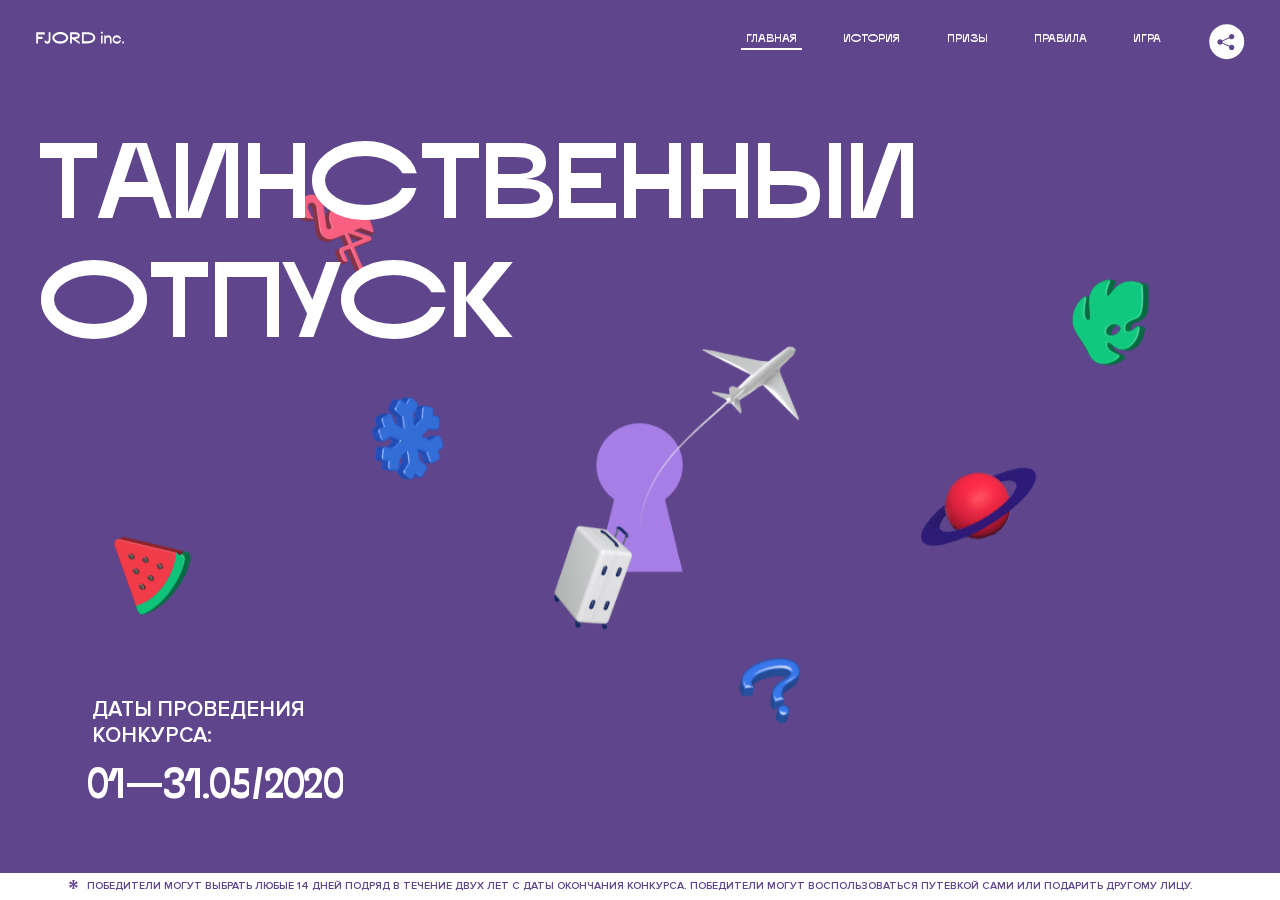
<file: 6/index.html>
<!DOCTYPE html>
<html lang="ru">
<head>
  <meta charset="UTF-8">
  <meta name="description" content="">
  <meta name="viewport" content="width=device-width, initial-scale=1.0">
  <meta http-equiv="X-UA-Compatible" content="ie=edge">
  <title>Mysterious Vacation</title>
  <link rel="stylesheet" href="css/style.min.css">
<link href="css/style.min.css" rel="stylesheet">  <base href="https://htmlacademy-animation.github.io/1250097-magic-vacation-1/6/">
</head>
<body>

  <header class="page-header js-header">
    <div class="page-header__wrapper">
      <a href="#" class="page-header__logo" aria-label="Перейти на страницу FJORD.Inc">
        <svg width="100" height="15" viewBox="0 0 100 15" fill="none" xmlns="http://www.w3.org/2000/svg">
          <path d="M0.26 1.4V14H2.276V8.906H7.334V6.44H2.276V3.848H9.872V1.4H0.26ZM12.733 14.36C15.127 14.36 16.243 12.65 16.243 9.5V1.4H14.263V8.96C14.263 11.21 13.723 11.876 12.733 11.876C11.833 11.876 11.473 11.3 11.347 10.58L9.36702 10.94C9.63702 13.046 10.663 14.36 12.733 14.36ZM18.3918 7.7C18.3918 11.372 22.3878 14.36 27.3198 14.36C32.2518 14.36 36.2478 11.372 36.2478 7.7C36.2478 4.028 32.2518 1.04 27.3198 1.04C22.3878 1.04 18.3918 4.028 18.3918 7.7ZM20.6058 7.7C20.6058 5.378 23.6118 3.524 27.3198 3.524C30.9918 3.524 33.9798 5.378 33.9798 7.7C33.9798 10.004 30.9918 11.858 27.3198 11.858C23.6118 11.858 20.6058 10.004 20.6058 7.7ZM40.403 14V8.906H40.799L49.079 14.702V12.38L44.039 8.906H44.201C47.999 8.906 49.277 7.304 49.277 5.162C49.277 3.092 47.999 1.4 44.201 1.4H38.387V14H40.403ZM43.535 3.722C45.785 3.722 47.045 4.136 47.045 5.432C47.045 6.764 45.785 7.034 43.535 7.034H40.403V3.722H43.535ZM51.6936 1.382V14H57.8676C62.7456 14 66.7236 11.534 66.7236 7.7C66.7236 3.848 62.7456 1.382 57.8676 1.382H51.6936ZM53.7096 11.624V3.722H57.5436C61.5396 3.722 64.4916 5.018 64.4916 7.7C64.4916 10.238 61.5396 11.624 57.5436 11.624H53.7096ZM73.1832 14.018H74.9832V5H73.1832V14.018ZM72.9132 1.976C72.9132 2.57 73.3992 3.092 74.0832 3.092C74.7492 3.092 75.2352 2.57 75.2352 1.976C75.2352 1.382 74.7672 0.805999 74.0832 0.805999C73.3812 0.805999 72.9132 1.382 72.9132 1.976ZM76.7867 14H78.5687V9.104C78.7487 8.006 79.5947 6.962 81.0887 6.962C82.1147 6.962 83.2667 7.448 83.2667 9.554V14H85.0487V9.014C85.0487 6.152 83.2307 4.73 81.3587 4.73C79.9187 4.73 79.0727 5.558 78.5687 6.854V5H76.7867V14ZM90.9898 14.27C93.5098 14.27 95.3818 12.506 95.7238 10.328H94.0498C93.7258 11.3 92.6998 12.02 90.9898 12.02C88.8478 12.02 87.7678 10.922 87.7678 9.59C87.7678 8.24 88.8478 6.962 90.9898 6.962C92.7538 6.962 93.7978 7.844 94.0858 8.924H95.7418C95.4358 6.71 93.6178 4.73 90.9898 4.73C88.0918 4.73 86.1298 7.124 86.1298 9.59C86.1298 12.074 88.1278 14.27 90.9898 14.27ZM97.0693 12.938C97.0693 13.658 97.5553 14.144 98.2753 14.144C98.9953 14.144 99.4813 13.658 99.4813 12.938C99.4813 12.2 98.9953 11.714 98.2753 11.714C97.5553 11.714 97.0693 12.2 97.0693 12.938Z" fill="currentColor"></path>
        </svg>
      </a>
      <button class="page-header__toggler js-menu-toggler" type="button" aria-label="Управление мобильным меню"><span>Меню</span></button>
      <nav class="page-header__nav">
        <div class="page-header__menu js-menu" id="menu">
          <ul>
            <li>
              <a class="js-menu-link active" href="#top" data-href="top">главная</a>
            </li>
            <li>
              <a class="js-menu-link" href="#story" data-href="story">история</a>
            </li>
            <li>
              <a class="js-menu-link" href="#prizes" data-href="prizes">призы</a>
            </li>
            <li>
              <a class="js-menu-link" href="#rules" data-href="rules">правила</a>
            </li>
            <li>
              <a class="js-menu-link" href="#game" data-href="game">игра</a>
            </li>
          </ul>
        </div>
        <div class="page-header__social">
          <div class="social-block js-social-block">
            <button class="social-block__toggler" aria-label="Управлять блоком с социальными кнопками">
              <svg width="26" height="22" viewBox="0 0 27 22" fill="none" xmlns="http://www.w3.org/2000/svg">
                <path d="M19.6721 7.43664C21.6273 7.43664 23.213 5.85095 23.213 3.89566C23.213 1.94037 21.6273 0.354675 19.6721 0.354675C17.7168 0.354675 16.1311 1.94037 16.1311 3.89566C16.1311 4.19968 16.1728 4.49178 16.2458 4.77345L7.21751 8.95527C6.57519 8.05214 5.52303 7.46049 4.33078 7.46049C2.37549 7.46049 0.789795 9.04618 0.789795 11.0015C0.789795 12.9568 2.37549 14.5425 4.33078 14.5425C5.52303 14.5425 6.57668 13.9508 7.21751 13.0477L16.2458 17.2295C16.1743 17.5112 16.1311 17.8033 16.1311 18.1073C16.1311 20.0626 17.7168 21.6483 19.6721 21.6483C21.6273 21.6483 23.213 20.0626 23.213 18.1073C23.213 16.152 21.6273 14.5663 19.6721 14.5663C18.4798 14.5663 17.4262 15.158 16.7853 16.0611L7.75701 11.8793C7.82854 11.5976 7.87176 11.3055 7.87176 11.0015C7.87176 10.6974 7.83003 10.4053 7.75701 10.1237L16.7853 5.94186C17.4262 6.84499 18.4783 7.43664 19.6721 7.43664Z" fill="currentColor"></path>
              </svg>
            </button>
            <ul class="social-block__list">
              <li>
                <a class="social-block__link social-block__link--fb" href="#" aria-label="Мы на Facebook">
                  <svg width="8" height="17" viewBox="0 0 8 17" fill="none" xmlns="http://www.w3.org/2000/svg">
                    <path d="M4.24646 16.9899H1.09275L1.05793 8.49828H0V5.30707H1.05793V3.81124C1.05793 1.42084 2.57654 0 5.21735 0H7.41758V3.18585H5.30841C4.28262 3.18585 4.2478 3.48582 4.2478 4.24914V5.30707H7.42964L7.16716 8.49828H4.2478V16.9899H4.24646Z" fill="currentColor"></path>
                  </svg>
                </a>
              </li>
              <li>
                <a class="social-block__link social-block__link--insta" href="#" aria-label="Мы в Instagram">
                  <svg width="15" height="15" viewBox="0 0 15 15" fill="none" xmlns="http://www.w3.org/2000/svg">
                    <path d="M11.0197 0H4.19806C2.14246 0 0.471191 1.66993 0.471191 3.72285V10.5499C0.471191 12.6082 2.14112 14.2727 4.19806 14.2727H11.0197C13.0753 14.2727 14.7466 12.6082 14.7466 10.5499V3.72285C14.7466 1.67127 13.0753 0 11.0197 0ZM11.0197 12.4849H4.19806C3.13076 12.4849 2.26432 11.6158 2.26432 10.5512V3.72419C2.26432 2.65956 3.13076 1.79715 4.19806 1.79715H11.0197C12.087 1.79715 12.9535 2.6609 12.9535 3.72419V10.5512C12.9535 11.6145 12.087 12.4849 11.0197 12.4849Z" fill="currentColor"></path>
                    <path d="M7.60887 3.11084C5.38989 3.11084 3.58203 4.9187 3.58203 7.14036C3.58203 9.35532 5.38989 11.1645 7.60887 11.1645C9.83053 11.1645 11.6357 9.35666 11.6357 7.14036C11.6357 4.9187 9.83053 3.11084 7.60887 3.11084ZM7.60887 9.36871C6.37551 9.36871 5.37784 8.37372 5.37784 7.14036C5.37784 5.90699 6.37551 4.90665 7.60887 4.90665C8.83822 4.90665 9.84259 5.90833 9.84259 7.14036C9.84392 8.37238 8.83822 9.36871 7.60887 9.36871Z" fill="currentColor"></path>
                    <path d="M11.3573 2.35962C10.8256 2.35962 10.3931 2.79752 10.3931 3.32381C10.3931 3.85546 10.8256 4.29336 11.3573 4.29336C11.8862 4.29336 12.3215 3.85546 12.3215 3.32381C12.3215 2.79752 11.8862 2.35962 11.3573 2.35962Z" fill="currentColor"></path>
                  </svg>
                </a>
              </li>
              <li>
                <a class="social-block__link social-block__link--vk" href="#" aria-label="Мы ВКонтакте">
                  <svg width="17" height="10" viewBox="0 0 17 10" fill="none" xmlns="http://www.w3.org/2000/svg">
                    <path d="M14.1234 4.9002C14.1234 4.9002 16.3623 1.72708 16.5866 0.680242C16.6595 0.312285 16.4947 0.103188 16.1069 0.103188C16.1069 0.103188 14.8193 0.103188 14.168 0.103188C13.7235 0.103188 13.5587 0.293278 13.4235 0.579768C13.4235 0.579768 12.3724 2.82553 11.0969 4.24712C10.6861 4.70333 10.4781 4.84318 10.2511 4.84318C10.0646 4.84318 9.98625 4.6911 9.98625 4.27834V0.649016C9.98625 0.147997 9.92545 0.00135496 9.5066 0.00135496H6.39628C6.15578 0.00135496 6.0085 0.134417 6.0085 0.324506C6.0085 0.801084 6.73406 0.908351 6.73406 2.20231V4.87305C6.73406 5.40529 6.70569 5.61575 6.45303 5.61575C5.78016 5.61575 4.19528 3.30618 3.30623 0.678887C3.12923 0.145282 2.93737 0 2.43475 0H0.486409C0.205373 0 0 0.190085 0 0.476576C0 0.991172 0.60666 3.40801 2.99277 6.64358C4.59927 8.8201 6.70569 10 8.60269 10C9.76196 10 10.0416 9.80312 10.0416 9.31432V7.63883C10.0416 7.22607 10.2065 7.04956 10.4429 7.04956C10.7078 7.04956 11.1847 7.13238 12.2805 8.22268C13.5843 9.47862 13.6762 10 14.3896 10H16.5676C16.7919 10 17 9.89273 17 9.52342C17 9.02919 16.3623 8.15343 15.384 7.10659C14.9801 6.56755 14.3302 5.98914 14.1248 5.72301C13.8275 5.40801 13.9154 5.23014 14.1234 4.9002Z" fill="currentColor"></path>
                  </svg>
                </a>
              </li>
            </ul>
          </div>
        </div>
      </nav>
    </div>
  </header>

  <main class="page-content">

    <section class="animation-screen"></section>

    <section class="screen screen--hidden screen--intro js-scrollspy" id="top">
      <div class="screen__wrapper">
        <div class="intro">
          <h1 class="intro__title" data-text="Таинственный отпуск">Таинственный отпуск</h1>
          <div class="intro__content">
            <div class="intro__info">
              <p class="intro__label">Даты проведения конкурса:</p>
              <p class="intro__date" data-text="01 — 31.05 / 2020">01 — 31.05 / 2020</p>
            </div>
            <div class="intro__message">
              <p>
                Отгадай первым место назначения и&nbsp;отправься в&nbsp;путешествие в&nbsp;любое время или получи один из многочисленных призов
                <svg width="16" height="16" viewBox="0 0 10 10" fill="none" xmlns="http://www.w3.org/2000/svg">
                  <path d="M0 6.35337L3.90271 4.99012L0 3.64663L1.34615 1.32374L4.44287 4.01073L3.67364 0H6.34615L5.57692 4.01073L8.65385 1.32374L10 3.64663L6.13405 4.99012L10 6.35337L8.65385 8.65651L5.57692 5.98927L6.34615 10H3.67364L4.44287 5.96952L1.34615 8.65651L0 6.35337Z" fill="currentColor"></path>
                </svg>
              </p>
            </div>
          </div>
        </div>
      </div>
      <div class="screen__footer js-footer">
        <button class="screen__footer-enlarge js-footer-toggler" type="button" aria-label="Показать сообщение">
          <svg width="10" height="10" viewBox="0 0 10 10" fill="none" xmlns="http://www.w3.org/2000/svg">
            <path d="M0 6.35337L3.90271 4.99012L0 3.64663L1.34615 1.32374L4.44287 4.01073L3.67364 0H6.34615L5.57692 4.01073L8.65385 1.32374L10 3.64663L6.13405 4.99012L10 6.35337L8.65385 8.65651L5.57692 5.98927L6.34615 10H3.67364L4.44287 5.96952L1.34615 8.65651L0 6.35337Z" fill="currentColor"></path>
          </svg>
        </button>
        <button class="screen__footer-collapse js-footer-toggler" type="button" aria-label="Скрыть сообщение">
          <svg width="13" height="13" viewBox="0 0 13 13" fill="none" xmlns="http://www.w3.org/2000/svg">
            <line x1="12.3536" y1="0.353553" x2="0.738349" y2="11.9688" stroke="currentColor"></line>
            <line x1="0.738319" y1="0.539925" x2="12.3535" y2="12.1551" stroke="currentColor"></line>
          </svg>
        </button>
        <div class="screen__footer-wrapper">
          <div class="screen__footer-announce">
            <p class="screen__footer-label">Даты проведения конкурса:</p>
            <p class="screen__footer-date">01 — 31.05 / 2020</p>
          </div>
          <div class="screen__footer-note">
            <p>
              <svg width="10" height="10" viewBox="0 0 10 10" fill="none" xmlns="http://www.w3.org/2000/svg">
                <path d="M0 6.35337L3.90271 4.99012L0 3.64663L1.34615 1.32374L4.44287 4.01073L3.67364 0H6.34615L5.57692 4.01073L8.65385 1.32374L10 3.64663L6.13405 4.99012L10 6.35337L8.65385 8.65651L5.57692 5.98927L6.34615 10H3.67364L4.44287 5.96952L1.34615 8.65651L0 6.35337Z" fill="currentColor"></path>
              </svg>
              <span>Победители могут выбрать любые 14 дней подряд в&nbsp;течение двух лет с&nbsp;даты окончания конкурса. Победители могут воспользоваться путевкой сами или подарить другому лицу.</span>
            </p>
          </div>
        </div>
      </div>
    </section>

    <section class="screen screen--hidden screen--story js-scrollspy" id="story">

      <div class="slider swiper-container js-slider">

        <div class="swiper-wrapper">

          <div class="slider__item swiper-slide">
            <h2 class="slider__item-title" data-text="История">История</h2>
            <p class="slider__item-text">Джеймс Таргет был основателем компании &laquo;Fjord Inc.&raquo;. С&nbsp;1965 года &laquo;Fjord Inc.&raquo; прославилась надёжными и&nbsp;удобными чемоданами и&nbsp;аксессуарами для туристов.</p>
          </div>

          <div class="slider__item swiper-slide">
            <p class="slider__item-text">Когда Джеймсу было 7&nbsp;лет, в&nbsp;их&nbsp;доме гостил дядюшка и&nbsp;развлекал детей рассказами о&nbsp;своей поездке в&nbsp;место, показавшееся малышу Таргету невероятным. Тогда Джеймс решил, что однажды посетит его, но&nbsp;не&nbsp;будет рассказывать о&nbsp;мечте, пока не&nbsp;осуществит.</p>
          </div>

          <div class="slider__item swiper-slide">
            <p class="slider__item-text">Джеймс Таргет стал увлеченным путешественником. Он&nbsp;посетил 5&nbsp;континентов, 126&nbsp;стран.</p>
          </div>

          <div class="slider__item swiper-slide">
            <p class="slider__item-text">Он&nbsp;сплавлялся по&nbsp;Амазонке и&nbsp;погружался в&nbsp;пещеры Франции, медитировал в&nbsp;горах Тибета и&nbsp;пожимал руку вождя племени Акугауа.</p>
          </div>

          <div class="slider__item swiper-slide">
            <p class="slider__item-text">Из&nbsp;своих поездок Джеймс Таргет привозил идеи, как сделать свои чемоданы &laquo;Fjord Inc.&raquo; удобными и&nbsp;приспособленными к&nbsp;разным дорожным условиям.</p>
          </div>

          <div class="slider__item swiper-slide">
            <p class="slider__item-text">Всё это время Джеймс не&nbsp;оставлял идею поездки своей мечты. Однако, как только он&nbsp;брался за&nbsp;планирование, возникали препятствия, не&nbsp;позволяющие отправиться туда.</p>
          </div>

          <div class="slider__item swiper-slide">
            <p class="slider__item-text">В&nbsp;возрасте 67&nbsp;лет Джеймс Таргет попал под лавину и&nbsp;погиб. В&nbsp;своём завещании он&nbsp;поручил отправить в&nbsp;заветное путешествие трёх смельчаков, единых с&nbsp;ним духом.</p>
          </div>

          <div class="slider__item swiper-slide">
            <p class="slider__item-text">Тех, кто сможет узнать таинственное место, задавая вопросы специально обученному ИИ&nbsp;&laquo;Соне&raquo;, ждет фантастическое путешествие.</p>
          </div>
        </div>
        <div class="slider__controls">
          <button class="slider__control slider__control--prev js-control-prev" type="button" aria-label="Показать предыдущую историю">
            <svg width="12" height="22" viewBox="0 0 12 22" fill="none" xmlns="http://www.w3.org/2000/svg">
              <path d="M11 1L1 11L11 21" stroke="currentColor" stroke-width="2" stroke-linejoin="round"></path>
            </svg>
          </button>
          <button class="slider__control slider__control--next js-control-next" type="button" aria-label="Показать следующую историю">
            <svg width="12" height="22" viewBox="0 0 12 22" fill="none" xmlns="http://www.w3.org/2000/svg">
              <path d="M1 1L11 11L1 21" stroke="currentColor" stroke-width="2" stroke-linejoin="round"></path>
            </svg>
          </button>
        </div>
        <div class="slider__pagination swiper-pagination"></div>
      </div>
      <div class="animate-block">

      </div>
    </section>

    <section class="screen screen--hidden screen--prizes js-scrollspy" id="prizes">
      <div class="screen__wrapper">
        <div class="prizes">
          <h2 class="prizes__title" data-text="Призы">ПРизы</h2>
          <div class="prizes__lead">
            <p>Найди ответ и&nbsp;получи один из&nbsp;призов:</p>
          </div>
          <ul class="prizes__list">
            <li class="prizes__item prizes__item--journeys">
              <div class="prizes__icon">
                <picture>
                  <source srcset="img/prize1-mob.svg" media="(orientation: portrait)">
                  <img src="img/prize1.svg" alt="">
                </picture>
              </div>
              <p class="prizes__desc">
                <b>3</b>
                <span>загадочных путешествия</span>
              </p>
            </li>
            <li class="prizes__item prizes__item--cases">
              <div class="prizes__icon">
                <picture>
                  <source srcset="img/prize2-mob.svg" media="(orientation: portrait)">
                  <img src="img/prize2.svg" alt="">
                </picture>
              </div>
              <p class="prizes__desc">
                <b>7</b>
                <span>надежных чемоданов</span>
              </p>
            </li>
            <li class="prizes__item prizes__item--codes">
              <div class="prizes__icon">
                <picture>
                  <source srcset="img/prize3-mob.svg" media="(orientation: portrait)">
                  <img src="img/prize3.svg" alt="">
                </picture>
              </div>
              <p class="prizes__desc">
                <b>900</b>
                <span>
                  промокодов на&nbsp;скидку 15%
                  <svg width="10" height="10" viewBox="0 0 10 10" fill="none" xmlns="http://www.w3.org/2000/svg">
                    <path d="M0 6.35337L3.90271 4.99012L0 3.64663L1.34615 1.32374L4.44287 4.01073L3.67364 0H6.34615L5.57692 4.01073L8.65385 1.32374L10 3.64663L6.13405 4.99012L10 6.35337L8.65385 8.65651L5.57692 5.98927L6.34615 10H3.67364L4.44287 5.96952L1.34615 8.65651L0 6.35337Z" fill="currentColor"></path>
                  </svg>
                </span>
              </p>
            </li>
          </ul>
        </div>
      </div>
      <div class="screen__footer js-footer">
        <button class="screen__footer-enlarge js-footer-toggler" type="button" aria-label="Показать сообщение">
          <svg width="10" height="10" viewBox="0 0 10 10" fill="none" xmlns="http://www.w3.org/2000/svg">
            <path d="M0 6.35337L3.90271 4.99012L0 3.64663L1.34615 1.32374L4.44287 4.01073L3.67364 0H6.34615L5.57692 4.01073L8.65385 1.32374L10 3.64663L6.13405 4.99012L10 6.35337L8.65385 8.65651L5.57692 5.98927L6.34615 10H3.67364L4.44287 5.96952L1.34615 8.65651L0 6.35337Z" fill="currentColor"></path>
          </svg>
        </button>
        <button class="screen__footer-collapse js-footer-toggler" type="button" aria-label="Скрыть сообщение">
          <svg width="13" height="13" viewBox="0 0 13 13" fill="none" xmlns="http://www.w3.org/2000/svg">
            <line x1="12.3536" y1="0.353553" x2="0.738349" y2="11.9688" stroke="currentColor"></line>
            <line x1="0.738319" y1="0.539925" x2="12.3535" y2="12.1551" stroke="currentColor"></line>
          </svg>
        </button>
        <div class="screen__footer-wrapper">
          <div class="screen__footer-announce">
            <p class="screen__footer-label">Даты проведения конкурса:</p>
            <p class="screen__footer-date">01 — 31.05 / 2020</p>
          </div>
          <div class="screen__footer-note">
            <p>
              <svg width="10" height="10" viewBox="0 0 10 10" fill="none" xmlns="http://www.w3.org/2000/svg">
                <path d="M0 6.35337L3.90271 4.99012L0 3.64663L1.34615 1.32374L4.44287 4.01073L3.67364 0H6.34615L5.57692 4.01073L8.65385 1.32374L10 3.64663L6.13405 4.99012L10 6.35337L8.65385 8.65651L5.57692 5.98927L6.34615 10H3.67364L4.44287 5.96952L1.34615 8.65651L0 6.35337Z" fill="currentColor"></path>
              </svg>
              <span>Скидка&nbsp;15% на&nbsp;единоразовое приобретение путёвки с&nbsp;1&nbsp;июня 2020 по&nbsp;31&nbsp;мая 2022&nbsp;года. Суммируется с&nbsp;другими акциями</span>
            </p>
          </div>
        </div>
      </div>
    </section>

    <section class="screen screen--hidden screen--rules js-scrollspy" id="rules">
      <div class="screen__wrapper">
        <div class="rules">
          <h2 class="rules__title" data-text="Правила">Правила</h2>
          <div class="rules__lead">
            <p>Для того чтобы получить наследство Джеймса Таргета, тебе нужно выведать у&nbsp;&laquo;Сони&raquo;, куда предстоит отправиться тебе в&nbsp;случае победы</p>
          </div>
          <ol class="rules__list">
            <li class="rules__item">
              <p>Тебе отводится <br>5&nbsp;минут</p>
            </li>
            <li class="rules__item">
              <p>Задавай любые вопросы в&nbsp;текстовом поле</p>
            </li>
            <li class="rules__item">
              <p>Нажимай кнопку &laquo;Узнать&raquo;, чтобы получить ответ</p>
            </li>
            <li class="rules__item">
              <p>&laquo;Соня&raquo; может отвечать только&nbsp;Да или Нет</p>
            </li>
          </ol>
          <a href="#game" class="rules__link btn">Погнали!</a>
        </div>
      </div>
      <div class="screen__disclaimer">
        <div class="disclaimer">
          <ul>
            <li>
              <a href="#">Правовая информация</a>
            </li>
            <li>
              <a href="#">Подробные правила</a>
            </li>
          </ul>
        </div>
      </div>
    </section>

    <section class="screen screen--hidden screen--game js-scrollspy" id="game">
      <div class="screen__wrapper">
        <div class="game">
          <div class="game__header">
            <h2 class="game__title" data-text="Игра">Игра</h2>
            <div class="game__counter">
              <span>05</span>:<span>00</span>
            </div>
          </div>
          <div class="game__body">
            <div class="chat">
              <div class="chat__body js-chat">
                <ul class="chat__list" id="messages"></ul>
              </div>
              <div class="chat__footer">
                <form action="#" method="post" class="form" id="message-form">
                  <label for="message-field" class="visually-hidden">Поле для ввода вопроса</label>
                  <input type="text" class="form__field" id="message-field">
                  <button class="form__button btn">
                    Узнать
                    <svg width="18" height="19" viewBox="0 0 18 19" fill="none" xmlns="http://www.w3.org/2000/svg">
                      <path stroke="currentColor" stroke-width="2" d="M9 19V1"></path>
                      <path d="M1 9l8-8 8 8" stroke="currentColor" stroke-width="2" stroke-linejoin="round"></path>
                    </svg>
                  </button>
                </form>
              </div>
            </div>
          </div>
          <!-- временные кнопки для показа результата -->
          <div class="game__buttons">
            <button class="game__button btn js-show-result" type="button" data-target="result">Положительный результат</button>
            <button class="game__button btn js-show-result" type="button" data-target="result2">Положительный результат - 2</button>
            <button class="game__button btn js-show-result" type="button" data-target="result3">Отрицательный результат</button>
          </div>
        </div>
      </div>
    </section>

    <section class="screen screen--hidden screen--result" id="result">
      <div class="screen__wrapper">
        <div class="result result--trip">
          <div class="result__image">
            <picture>
              <source srcset="img/result1-mob.png 1x, img/result1-mob@2x.png 2x" media="(max-width: 768px) and (orientation: portrait)">
              <img src="img/result1.png" srcset="img/result1@2x.png 2x" alt="">
            </picture>
          </div>
          <h2 class="result__title">
            <span class="visually-hidden">ПОбеда!</span>
            <svg xmlns="http://www.w3.org/2000/svg" viewBox="0 0 568.85 109.24">
              <path d="M16,24.44V92H2.6V8H75V92H61.52V24.44H16Z" transform="translate(-2.1 -1.5)" fill="none" stroke="currentColor"></path>
              <path d="M148.76,5.6c32.88,0,59.52,19.92,59.52,44.4s-26.64,44.4-59.52,44.4S89.24,74.48,89.24,50,115.88,5.6,148.76,5.6Zm0,72.12c24.48,0,44.4-12.36,44.4-27.72s-19.92-27.84-44.4-27.84C124,22.16,104,34.52,104,50S124,77.72,148.76,77.72Z" transform="translate(-2.1 -1.5)" fill="none" stroke="currentColor"></path>
              <path d="M287.36,8V24.44H236v14.4h25.32c25.44,0,34,11.16,34,26.52,0,15.6-8.52,26.64-34,26.64H222.56V8h64.8ZM256.88,76.52c15.12,0,23.52-2,23.52-11.52S272,54.44,256.88,54.44H236V76.52h20.88Z" transform="translate(-2.1 -1.5)" fill="none" stroke="currentColor"></path>
              <path d="M371.47,8V24.44H320.84V41.6h33.6V58h-33.6V75.56h50.64V92H307.4V8h64.08Z" transform="translate(-2.1 -1.5)" fill="none" stroke="currentColor"></path>
              <path d="M382.39,110.24V75.56h7.44c4.56-4.68,7.8-18.36,8.76-56L399,8h48.6V75.56h10v34.68H442.87V92H397v18.24H382.39Zm51.72-34.68V24.44H411.55v3.12c-0.48,22.44-3.24,37.68-7.2,48h29.76Z" transform="translate(-2.1 -1.5)" fill="none" stroke="currentColor"></path>
              <path d="M463.75,92l28-84h27.12l28.08,84H533.47l-7.8-23.52h-37.8L480.07,92H463.75Zm56.64-40L507,11.84,493.51,52h26.88Z" transform="translate(-2.1 -1.5)" fill="none" stroke="currentColor"></path>
              <path d="M554.12,70.4L555.55,2H569l1.44,68.4H554.12Zm8.28,6.36c4.8,0,8,3.24,8,8.16a8,8,0,1,1-16.08,0C554.35,80,557.59,76.76,562.39,76.76Z" transform="translate(-2.1 -1.5)" fill="none" stroke="currentColor"></path>
            </svg>
          </h2>
          <div class="result__text">
            <p>ты&nbsp;отправляешься в&nbsp;Арктику!</p>
          </div>
          <div class="result__form">
            <form action="#" method="post" class="form form--result">
              <label for="email-field" class="form__label">зарегистрируй результат</label>
              <input type="email" class="form__field" id="email-field" placeholder="e-mail для регистации результата и получения приза" required="">
              <button class="form__button btn">
                отправить
                <svg width="18" height="19" viewBox="0 0 18 19" fill="none" xmlns="http://www.w3.org/2000/svg">
                  <path stroke="currentColor" stroke-width="2" d="M9 19V1"></path>
                  <path d="M1 9l8-8 8 8" stroke="currentColor" stroke-width="2" stroke-linejoin="round"></path>
                </svg>
              </button>
            </form>
          </div>
        </div>
      </div>
    </section>

    <section class="screen screen--hidden screen--result" id="result2">
      <div class="screen__wrapper">
        <div class="result result--prize">
          <div class="result__image">
            <picture>
              <source srcset="img/result2-mob.png 1x, img/result2-mob@2x.png 2x" media="(max-width: 768px) and (orientation: portrait)">
              <img src="img/result2.png" srcset="img/result2@2x.png 2x" alt="">
            </picture>
          </div>
          <h2 class="result__title">
            <span class="visually-hidden">ПОбеда!</span>
            <svg xmlns="http://www.w3.org/2000/svg" viewBox="0 0 568.85 109.24">
              <path d="M16,24.44V92H2.6V8H75V92H61.52V24.44H16Z" transform="translate(-2.1 -1.5)" fill="none" stroke="currentColor"></path>
              <path d="M148.76,5.6c32.88,0,59.52,19.92,59.52,44.4s-26.64,44.4-59.52,44.4S89.24,74.48,89.24,50,115.88,5.6,148.76,5.6Zm0,72.12c24.48,0,44.4-12.36,44.4-27.72s-19.92-27.84-44.4-27.84C124,22.16,104,34.52,104,50S124,77.72,148.76,77.72Z" transform="translate(-2.1 -1.5)" fill="none" stroke="currentColor"></path>
              <path d="M287.36,8V24.44H236v14.4h25.32c25.44,0,34,11.16,34,26.52,0,15.6-8.52,26.64-34,26.64H222.56V8h64.8ZM256.88,76.52c15.12,0,23.52-2,23.52-11.52S272,54.44,256.88,54.44H236V76.52h20.88Z" transform="translate(-2.1 -1.5)" fill="none" stroke="currentColor"></path>
              <path d="M371.47,8V24.44H320.84V41.6h33.6V58h-33.6V75.56h50.64V92H307.4V8h64.08Z" transform="translate(-2.1 -1.5)" fill="none" stroke="currentColor"></path>
              <path d="M382.39,110.24V75.56h7.44c4.56-4.68,7.8-18.36,8.76-56L399,8h48.6V75.56h10v34.68H442.87V92H397v18.24H382.39Zm51.72-34.68V24.44H411.55v3.12c-0.48,22.44-3.24,37.68-7.2,48h29.76Z" transform="translate(-2.1 -1.5)" fill="none" stroke="currentColor"></path>
              <path d="M463.75,92l28-84h27.12l28.08,84H533.47l-7.8-23.52h-37.8L480.07,92H463.75Zm56.64-40L507,11.84,493.51,52h26.88Z" transform="translate(-2.1 -1.5)" fill="none" stroke="currentColor"></path>
              <path d="M554.12,70.4L555.55,2H569l1.44,68.4H554.12Zm8.28,6.36c4.8,0,8,3.24,8,8.16a8,8,0,1,1-16.08,0C554.35,80,557.59,76.76,562.39,76.76Z" transform="translate(-2.1 -1.5)" fill="none" stroke="currentColor"></path>
            </svg>
          </h2>
          <div class="result__text">
            <p>чемодан &laquo;Fjord&nbsp;Inc.&raquo;&nbsp;твой</p>
          </div>
          <div class="result__form">
            <form action="#" method="post" class="form form--result">
              <label for="email-field2" class="form__label">зарегистрируй результат</label>
              <input type="email" class="form__field" id="email-field2" placeholder="e-mail для регистации результата и получения приза" required="">
              <button class="form__button btn">
                отправить
                <svg width="18" height="19" viewBox="0 0 18 19" fill="none" xmlns="http://www.w3.org/2000/svg">
                  <path stroke="currentColor" stroke-width="2" d="M9 19V1"></path>
                  <path d="M1 9l8-8 8 8" stroke="currentColor" stroke-width="2" stroke-linejoin="round"></path>
                </svg>
              </button>
            </form>
          </div>
        </div>
      </div>
    </section>

    <section class="screen screen--hidden screen--result" id="result3">
      <div class="screen__wrapper">
        <div class="result result--negative">
          <div class="result__image">
            <picture>
              <source srcset="img/result3-mob.png 1x, img/result3-mob@2x.png 2x" media="(max-width: 768px) and (orientation: portrait)">
              <img src="img/result3.png" srcset="img/result3@2x.png 2x" alt="">
            </picture>
          </div>
          <h2 class="result__title">
            <span class="visually-hidden">Не угадал!</span>
            <svg xmlns="http://www.w3.org/2000/svg" viewBox="0 0 660.77 109.24">
              <path d="M2.66,92V8H16.1V42.2H53.3V8H66.74V92H53.3V58.64H16.1V92H2.66Z" transform="translate(-2.16 -1.5)" fill="none" stroke="currentColor"></path>
              <path d="M147.62,8V24.44H97V41.6h33.6V58H97V75.56h50.64V92H83.54V8h64.08Z" transform="translate(-2.16 -1.5)" fill="none" stroke="currentColor"></path>
              <path d="M199.22,8l20.52,42.36L235.34,8h16.44l-31,84H204.38l9.48-25.92L185.78,8h13.44Z" transform="translate(-2.16 -1.5)" fill="none" stroke="currentColor"></path>
              <path d="M273.74,24.44V92H260.3V8h50.16V24.44H273.74Z" transform="translate(-2.16 -1.5)" fill="none" stroke="currentColor"></path>
              <path d="M307.1,92l28-84h27.12l28.08,84H376.82L369,68.48h-37.8L323.42,92H307.1Zm56.64-40L350.3,11.84,336.86,52h26.88Z" transform="translate(-2.16 -1.5)" fill="none" stroke="currentColor"></path>
              <path d="M396.38,110.24V75.56h7.44c4.56-4.68,7.8-18.36,8.76-56L412.94,8h48.6V75.56h10v34.68H456.86V92H411v18.24H396.38ZM448.1,75.56V24.44H425.54v3.12c-0.48,22.44-3.24,37.68-7.2,48H448.1Z" transform="translate(-2.16 -1.5)" fill="none" stroke="currentColor"></path>
              <path d="M477.74,92l28-84h27.12L560.9,92H547.46l-7.8-23.52h-37.8L494.06,92H477.74Zm56.64-40-13.44-40.2L507.5,52h26.88Z" transform="translate(-2.16 -1.5)" fill="none" stroke="currentColor"></path>
              <path d="M568.7,76.88a13.77,13.77,0,0,0,5,1c6.6,0,10.44-6.24,12-58.32L586.22,8h46.2V92H619V24.44H598.82l-0.12,3.12C597.14,81,589,94.4,573.74,94.4a28.55,28.55,0,0,1-6.72-.84Z" transform="translate(-2.16 -1.5)" fill="none" stroke="currentColor"></path>
              <path d="M646.1,70.4L647.54,2H661l1.44,68.4H646.1Zm8.28,6.36c4.8,0,8,3.24,8,8.16a8,8,0,0,1-16.08,0C646.34,80,649.58,76.76,654.38,76.76Z" transform="translate(-2.16 -1.5)" fill="none" stroke="currentColor"></path>
            </svg>
          </h2>
          <button class="result__button js-play" type="button">
            не сдавайся!
            <span>
              <svg width="27" height="22" viewBox="0 0 27 22" fill="none" xmlns="http://www.w3.org/2000/svg">
                <path d="M10.6899 1.47998C5.42992 1.47998 1.16992 5.73998 1.16992 11C1.16992 16.26 5.42992 20.52 10.6899 20.52C15.9499 20.52 20.2099 16.26 20.2099 11V7.13998" stroke="currentColor" stroke-width="2" stroke-miterlimit="10"></path>
                <path d="M15.1099 12.5099L20.1499 7.13989L25.3099 12.6299" stroke="currentColor" stroke-width="2" stroke-miterlimit="10" stroke-linejoin="round"></path>
              </svg>
            </span>
          </button>
        </div>
      </div>
    </section>
    <div class="animate-block">
    </div>
  </main>

<script src="js/script.js"></script></body>
</html>
</file>
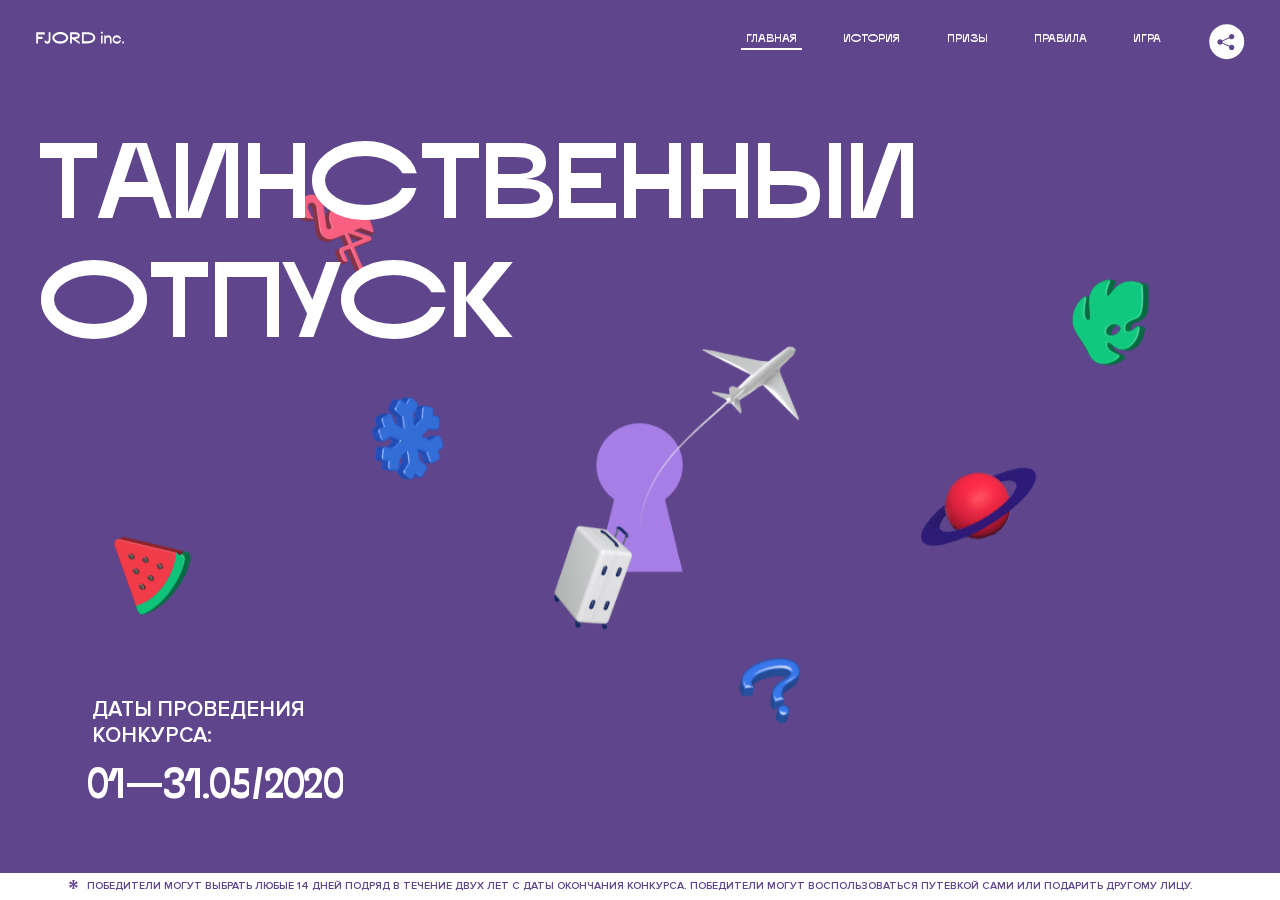
<file: 7/index.html>
<!DOCTYPE html>
<html lang="ru">
<head>
  <meta charset="UTF-8">
  <meta name="description" content="">
  <meta name="viewport" content="width=device-width, initial-scale=1.0">
  <meta http-equiv="X-UA-Compatible" content="ie=edge">
  <title>Mysterious Vacation</title>
  <link rel="stylesheet" href="css/style.min.css">
<link href="css/style.min.css" rel="stylesheet">  <base href="https://htmlacademy-animation.github.io/1250097-magic-vacation-1/7/">
</head>
<body>

  <header class="page-header js-header">
    <div class="page-header__wrapper">
      <a href="#" class="page-header__logo" aria-label="Перейти на страницу FJORD.Inc">
        <svg width="100" height="15" viewBox="0 0 100 15" fill="none" xmlns="http://www.w3.org/2000/svg">
          <path d="M0.26 1.4V14H2.276V8.906H7.334V6.44H2.276V3.848H9.872V1.4H0.26ZM12.733 14.36C15.127 14.36 16.243 12.65 16.243 9.5V1.4H14.263V8.96C14.263 11.21 13.723 11.876 12.733 11.876C11.833 11.876 11.473 11.3 11.347 10.58L9.36702 10.94C9.63702 13.046 10.663 14.36 12.733 14.36ZM18.3918 7.7C18.3918 11.372 22.3878 14.36 27.3198 14.36C32.2518 14.36 36.2478 11.372 36.2478 7.7C36.2478 4.028 32.2518 1.04 27.3198 1.04C22.3878 1.04 18.3918 4.028 18.3918 7.7ZM20.6058 7.7C20.6058 5.378 23.6118 3.524 27.3198 3.524C30.9918 3.524 33.9798 5.378 33.9798 7.7C33.9798 10.004 30.9918 11.858 27.3198 11.858C23.6118 11.858 20.6058 10.004 20.6058 7.7ZM40.403 14V8.906H40.799L49.079 14.702V12.38L44.039 8.906H44.201C47.999 8.906 49.277 7.304 49.277 5.162C49.277 3.092 47.999 1.4 44.201 1.4H38.387V14H40.403ZM43.535 3.722C45.785 3.722 47.045 4.136 47.045 5.432C47.045 6.764 45.785 7.034 43.535 7.034H40.403V3.722H43.535ZM51.6936 1.382V14H57.8676C62.7456 14 66.7236 11.534 66.7236 7.7C66.7236 3.848 62.7456 1.382 57.8676 1.382H51.6936ZM53.7096 11.624V3.722H57.5436C61.5396 3.722 64.4916 5.018 64.4916 7.7C64.4916 10.238 61.5396 11.624 57.5436 11.624H53.7096ZM73.1832 14.018H74.9832V5H73.1832V14.018ZM72.9132 1.976C72.9132 2.57 73.3992 3.092 74.0832 3.092C74.7492 3.092 75.2352 2.57 75.2352 1.976C75.2352 1.382 74.7672 0.805999 74.0832 0.805999C73.3812 0.805999 72.9132 1.382 72.9132 1.976ZM76.7867 14H78.5687V9.104C78.7487 8.006 79.5947 6.962 81.0887 6.962C82.1147 6.962 83.2667 7.448 83.2667 9.554V14H85.0487V9.014C85.0487 6.152 83.2307 4.73 81.3587 4.73C79.9187 4.73 79.0727 5.558 78.5687 6.854V5H76.7867V14ZM90.9898 14.27C93.5098 14.27 95.3818 12.506 95.7238 10.328H94.0498C93.7258 11.3 92.6998 12.02 90.9898 12.02C88.8478 12.02 87.7678 10.922 87.7678 9.59C87.7678 8.24 88.8478 6.962 90.9898 6.962C92.7538 6.962 93.7978 7.844 94.0858 8.924H95.7418C95.4358 6.71 93.6178 4.73 90.9898 4.73C88.0918 4.73 86.1298 7.124 86.1298 9.59C86.1298 12.074 88.1278 14.27 90.9898 14.27ZM97.0693 12.938C97.0693 13.658 97.5553 14.144 98.2753 14.144C98.9953 14.144 99.4813 13.658 99.4813 12.938C99.4813 12.2 98.9953 11.714 98.2753 11.714C97.5553 11.714 97.0693 12.2 97.0693 12.938Z" fill="currentColor"></path>
        </svg>
      </a>
      <button class="page-header__toggler js-menu-toggler" type="button" aria-label="Управление мобильным меню"><span>Меню</span></button>
      <nav class="page-header__nav">
        <div class="page-header__menu js-menu" id="menu">
          <ul>
            <li>
              <a class="js-menu-link active" href="#top" data-href="top">главная</a>
            </li>
            <li>
              <a class="js-menu-link" href="#story" data-href="story">история</a>
            </li>
            <li>
              <a class="js-menu-link" href="#prizes" data-href="prizes">призы</a>
            </li>
            <li>
              <a class="js-menu-link" href="#rules" data-href="rules">правила</a>
            </li>
            <li>
              <a class="js-menu-link" href="#game" data-href="game">игра</a>
            </li>
          </ul>
        </div>
        <div class="page-header__social">
          <div class="social-block js-social-block">
            <button class="social-block__toggler" aria-label="Управлять блоком с социальными кнопками">
              <svg width="26" height="22" viewBox="0 0 27 22" fill="none" xmlns="http://www.w3.org/2000/svg">
                <path d="M19.6721 7.43664C21.6273 7.43664 23.213 5.85095 23.213 3.89566C23.213 1.94037 21.6273 0.354675 19.6721 0.354675C17.7168 0.354675 16.1311 1.94037 16.1311 3.89566C16.1311 4.19968 16.1728 4.49178 16.2458 4.77345L7.21751 8.95527C6.57519 8.05214 5.52303 7.46049 4.33078 7.46049C2.37549 7.46049 0.789795 9.04618 0.789795 11.0015C0.789795 12.9568 2.37549 14.5425 4.33078 14.5425C5.52303 14.5425 6.57668 13.9508 7.21751 13.0477L16.2458 17.2295C16.1743 17.5112 16.1311 17.8033 16.1311 18.1073C16.1311 20.0626 17.7168 21.6483 19.6721 21.6483C21.6273 21.6483 23.213 20.0626 23.213 18.1073C23.213 16.152 21.6273 14.5663 19.6721 14.5663C18.4798 14.5663 17.4262 15.158 16.7853 16.0611L7.75701 11.8793C7.82854 11.5976 7.87176 11.3055 7.87176 11.0015C7.87176 10.6974 7.83003 10.4053 7.75701 10.1237L16.7853 5.94186C17.4262 6.84499 18.4783 7.43664 19.6721 7.43664Z" fill="currentColor"></path>
              </svg>
            </button>
            <ul class="social-block__list">
              <li>
                <a class="social-block__link social-block__link--fb" href="#" aria-label="Мы на Facebook">
                  <svg width="8" height="17" viewBox="0 0 8 17" fill="none" xmlns="http://www.w3.org/2000/svg">
                    <path d="M4.24646 16.9899H1.09275L1.05793 8.49828H0V5.30707H1.05793V3.81124C1.05793 1.42084 2.57654 0 5.21735 0H7.41758V3.18585H5.30841C4.28262 3.18585 4.2478 3.48582 4.2478 4.24914V5.30707H7.42964L7.16716 8.49828H4.2478V16.9899H4.24646Z" fill="currentColor"></path>
                  </svg>
                </a>
              </li>
              <li>
                <a class="social-block__link social-block__link--insta" href="#" aria-label="Мы в Instagram">
                  <svg width="15" height="15" viewBox="0 0 15 15" fill="none" xmlns="http://www.w3.org/2000/svg">
                    <path d="M11.0197 0H4.19806C2.14246 0 0.471191 1.66993 0.471191 3.72285V10.5499C0.471191 12.6082 2.14112 14.2727 4.19806 14.2727H11.0197C13.0753 14.2727 14.7466 12.6082 14.7466 10.5499V3.72285C14.7466 1.67127 13.0753 0 11.0197 0ZM11.0197 12.4849H4.19806C3.13076 12.4849 2.26432 11.6158 2.26432 10.5512V3.72419C2.26432 2.65956 3.13076 1.79715 4.19806 1.79715H11.0197C12.087 1.79715 12.9535 2.6609 12.9535 3.72419V10.5512C12.9535 11.6145 12.087 12.4849 11.0197 12.4849Z" fill="currentColor"></path>
                    <path d="M7.60887 3.11084C5.38989 3.11084 3.58203 4.9187 3.58203 7.14036C3.58203 9.35532 5.38989 11.1645 7.60887 11.1645C9.83053 11.1645 11.6357 9.35666 11.6357 7.14036C11.6357 4.9187 9.83053 3.11084 7.60887 3.11084ZM7.60887 9.36871C6.37551 9.36871 5.37784 8.37372 5.37784 7.14036C5.37784 5.90699 6.37551 4.90665 7.60887 4.90665C8.83822 4.90665 9.84259 5.90833 9.84259 7.14036C9.84392 8.37238 8.83822 9.36871 7.60887 9.36871Z" fill="currentColor"></path>
                    <path d="M11.3573 2.35962C10.8256 2.35962 10.3931 2.79752 10.3931 3.32381C10.3931 3.85546 10.8256 4.29336 11.3573 4.29336C11.8862 4.29336 12.3215 3.85546 12.3215 3.32381C12.3215 2.79752 11.8862 2.35962 11.3573 2.35962Z" fill="currentColor"></path>
                  </svg>
                </a>
              </li>
              <li>
                <a class="social-block__link social-block__link--vk" href="#" aria-label="Мы ВКонтакте">
                  <svg width="17" height="10" viewBox="0 0 17 10" fill="none" xmlns="http://www.w3.org/2000/svg">
                    <path d="M14.1234 4.9002C14.1234 4.9002 16.3623 1.72708 16.5866 0.680242C16.6595 0.312285 16.4947 0.103188 16.1069 0.103188C16.1069 0.103188 14.8193 0.103188 14.168 0.103188C13.7235 0.103188 13.5587 0.293278 13.4235 0.579768C13.4235 0.579768 12.3724 2.82553 11.0969 4.24712C10.6861 4.70333 10.4781 4.84318 10.2511 4.84318C10.0646 4.84318 9.98625 4.6911 9.98625 4.27834V0.649016C9.98625 0.147997 9.92545 0.00135496 9.5066 0.00135496H6.39628C6.15578 0.00135496 6.0085 0.134417 6.0085 0.324506C6.0085 0.801084 6.73406 0.908351 6.73406 2.20231V4.87305C6.73406 5.40529 6.70569 5.61575 6.45303 5.61575C5.78016 5.61575 4.19528 3.30618 3.30623 0.678887C3.12923 0.145282 2.93737 0 2.43475 0H0.486409C0.205373 0 0 0.190085 0 0.476576C0 0.991172 0.60666 3.40801 2.99277 6.64358C4.59927 8.8201 6.70569 10 8.60269 10C9.76196 10 10.0416 9.80312 10.0416 9.31432V7.63883C10.0416 7.22607 10.2065 7.04956 10.4429 7.04956C10.7078 7.04956 11.1847 7.13238 12.2805 8.22268C13.5843 9.47862 13.6762 10 14.3896 10H16.5676C16.7919 10 17 9.89273 17 9.52342C17 9.02919 16.3623 8.15343 15.384 7.10659C14.9801 6.56755 14.3302 5.98914 14.1248 5.72301C13.8275 5.40801 13.9154 5.23014 14.1234 4.9002Z" fill="currentColor"></path>
                  </svg>
                </a>
              </li>
            </ul>
          </div>
        </div>
      </nav>
    </div>
  </header>

  <main class="page-content">

    <section class="animation-screen"></section>

    <section class="screen screen--hidden screen--intro js-scrollspy" id="top">
      <div class="screen__wrapper">
        <div class="intro">
          <h1 class="intro__title" data-text="Таинственный отпуск">Таинственный отпуск</h1>
          <div class="intro__content">
            <div class="intro__info">
              <p class="intro__label">Даты проведения конкурса:</p>
              <p class="intro__date" data-text="01 — 31.05 / 2020">01 — 31.05 / 2020</p>
            </div>
            <div class="intro__message">
              <p>
                Отгадай первым место назначения и&nbsp;отправься в&nbsp;путешествие в&nbsp;любое время или получи один из многочисленных призов
                <svg width="16" height="16" viewBox="0 0 10 10" fill="none" xmlns="http://www.w3.org/2000/svg">
                  <path d="M0 6.35337L3.90271 4.99012L0 3.64663L1.34615 1.32374L4.44287 4.01073L3.67364 0H6.34615L5.57692 4.01073L8.65385 1.32374L10 3.64663L6.13405 4.99012L10 6.35337L8.65385 8.65651L5.57692 5.98927L6.34615 10H3.67364L4.44287 5.96952L1.34615 8.65651L0 6.35337Z" fill="currentColor"></path>
                </svg>
              </p>
            </div>
          </div>
        </div>
      </div>
      <div class="screen__footer js-footer">
        <button class="screen__footer-enlarge js-footer-toggler" type="button" aria-label="Показать сообщение">
          <svg width="10" height="10" viewBox="0 0 10 10" fill="none" xmlns="http://www.w3.org/2000/svg">
            <path d="M0 6.35337L3.90271 4.99012L0 3.64663L1.34615 1.32374L4.44287 4.01073L3.67364 0H6.34615L5.57692 4.01073L8.65385 1.32374L10 3.64663L6.13405 4.99012L10 6.35337L8.65385 8.65651L5.57692 5.98927L6.34615 10H3.67364L4.44287 5.96952L1.34615 8.65651L0 6.35337Z" fill="currentColor"></path>
          </svg>
        </button>
        <button class="screen__footer-collapse js-footer-toggler" type="button" aria-label="Скрыть сообщение">
          <svg width="13" height="13" viewBox="0 0 13 13" fill="none" xmlns="http://www.w3.org/2000/svg">
            <line x1="12.3536" y1="0.353553" x2="0.738349" y2="11.9688" stroke="currentColor"></line>
            <line x1="0.738319" y1="0.539925" x2="12.3535" y2="12.1551" stroke="currentColor"></line>
          </svg>
        </button>
        <div class="screen__footer-wrapper">
          <div class="screen__footer-announce">
            <p class="screen__footer-label">Даты проведения конкурса:</p>
            <p class="screen__footer-date">01 — 31.05 / 2020</p>
          </div>
          <div class="screen__footer-note">
            <p>
              <svg width="10" height="10" viewBox="0 0 10 10" fill="none" xmlns="http://www.w3.org/2000/svg">
                <path d="M0 6.35337L3.90271 4.99012L0 3.64663L1.34615 1.32374L4.44287 4.01073L3.67364 0H6.34615L5.57692 4.01073L8.65385 1.32374L10 3.64663L6.13405 4.99012L10 6.35337L8.65385 8.65651L5.57692 5.98927L6.34615 10H3.67364L4.44287 5.96952L1.34615 8.65651L0 6.35337Z" fill="currentColor"></path>
              </svg>
              <span>Победители могут выбрать любые 14 дней подряд в&nbsp;течение двух лет с&nbsp;даты окончания конкурса. Победители могут воспользоваться путевкой сами или подарить другому лицу.</span>
            </p>
          </div>
        </div>
      </div>
    </section>

    <section class="screen screen--hidden screen--story js-scrollspy" id="story">

      <div class="slider swiper-container js-slider">

        <div class="swiper-wrapper">

          <div class="slider__item swiper-slide">
            <h2 class="slider__item-title" data-text="История">История</h2>
            <p class="slider__item-text">Джеймс Таргет был основателем компании &laquo;Fjord Inc.&raquo;. С&nbsp;1965 года &laquo;Fjord Inc.&raquo; прославилась надёжными и&nbsp;удобными чемоданами и&nbsp;аксессуарами для туристов.</p>
          </div>

          <div class="slider__item swiper-slide">
            <p class="slider__item-text">Когда Джеймсу было 7&nbsp;лет, в&nbsp;их&nbsp;доме гостил дядюшка и&nbsp;развлекал детей рассказами о&nbsp;своей поездке в&nbsp;место, показавшееся малышу Таргету невероятным. Тогда Джеймс решил, что однажды посетит его, но&nbsp;не&nbsp;будет рассказывать о&nbsp;мечте, пока не&nbsp;осуществит.</p>
          </div>

          <div class="slider__item swiper-slide">
            <p class="slider__item-text">Джеймс Таргет стал увлеченным путешественником. Он&nbsp;посетил 5&nbsp;континентов, 126&nbsp;стран.</p>
          </div>

          <div class="slider__item swiper-slide">
            <p class="slider__item-text">Он&nbsp;сплавлялся по&nbsp;Амазонке и&nbsp;погружался в&nbsp;пещеры Франции, медитировал в&nbsp;горах Тибета и&nbsp;пожимал руку вождя племени Акугауа.</p>
          </div>

          <div class="slider__item swiper-slide">
            <p class="slider__item-text">Из&nbsp;своих поездок Джеймс Таргет привозил идеи, как сделать свои чемоданы &laquo;Fjord Inc.&raquo; удобными и&nbsp;приспособленными к&nbsp;разным дорожным условиям.</p>
          </div>

          <div class="slider__item swiper-slide">
            <p class="slider__item-text">Всё это время Джеймс не&nbsp;оставлял идею поездки своей мечты. Однако, как только он&nbsp;брался за&nbsp;планирование, возникали препятствия, не&nbsp;позволяющие отправиться туда.</p>
          </div>

          <div class="slider__item swiper-slide">
            <p class="slider__item-text">В&nbsp;возрасте 67&nbsp;лет Джеймс Таргет попал под лавину и&nbsp;погиб. В&nbsp;своём завещании он&nbsp;поручил отправить в&nbsp;заветное путешествие трёх смельчаков, единых с&nbsp;ним духом.</p>
          </div>

          <div class="slider__item swiper-slide">
            <p class="slider__item-text">Тех, кто сможет узнать таинственное место, задавая вопросы специально обученному ИИ&nbsp;&laquo;Соне&raquo;, ждет фантастическое путешествие.</p>
          </div>
        </div>
        <div class="slider__controls">
          <button class="slider__control slider__control--prev js-control-prev" type="button" aria-label="Показать предыдущую историю">
            <svg width="12" height="22" viewBox="0 0 12 22" fill="none" xmlns="http://www.w3.org/2000/svg">
              <path d="M11 1L1 11L11 21" stroke="currentColor" stroke-width="2" stroke-linejoin="round"></path>
            </svg>
          </button>
          <button class="slider__control slider__control--next js-control-next" type="button" aria-label="Показать следующую историю">
            <svg width="12" height="22" viewBox="0 0 12 22" fill="none" xmlns="http://www.w3.org/2000/svg">
              <path d="M1 1L11 11L1 21" stroke="currentColor" stroke-width="2" stroke-linejoin="round"></path>
            </svg>
          </button>
        </div>
        <div class="slider__pagination swiper-pagination"></div>
      </div>
      <div class="animate-block">

      </div>
    </section>

    <section class="screen screen--hidden screen--prizes js-scrollspy" id="prizes">
      <div class="screen__wrapper">
        <div class="prizes">
          <h2 class="prizes__title" data-text="Призы">ПРизы</h2>
          <div class="prizes__lead">
            <p>Найди ответ и&nbsp;получи один из&nbsp;призов:</p>
          </div>
          <ul class="prizes__list">
            <li class="prizes__item prizes__item--journeys">
              <div class="prizes__icon">
                <picture>
                  <source srcset="img/prize1-mob.svg" media="(orientation: portrait)">
                  <img src="img/prize1.svg" alt="">
                </picture>
              </div>
              <p class="prizes__desc">
                <b>3</b>
                <span>загадочных путешествия</span>
              </p>
            </li>
            <li class="prizes__item prizes__item--cases">
              <div class="prizes__icon">
                <picture>
                  <source srcset="img/prize2-mob.svg" media="(orientation: portrait)">
                  <img src="img/prize2.svg" alt="">
                </picture>
              </div>
              <p class="prizes__desc">
                <b>7</b>
                <span>надежных чемоданов</span>
              </p>
            </li>
            <li class="prizes__item prizes__item--codes">
              <div class="prizes__icon">
                <picture>
                  <source srcset="img/prize3-mob.svg" media="(orientation: portrait)">
                  <img src="img/prize3.svg" alt="">
                </picture>
              </div>
              <p class="prizes__desc">
                <b>900</b>
                <span>
                  промокодов на&nbsp;скидку 15%
                  <svg width="10" height="10" viewBox="0 0 10 10" fill="none" xmlns="http://www.w3.org/2000/svg">
                    <path d="M0 6.35337L3.90271 4.99012L0 3.64663L1.34615 1.32374L4.44287 4.01073L3.67364 0H6.34615L5.57692 4.01073L8.65385 1.32374L10 3.64663L6.13405 4.99012L10 6.35337L8.65385 8.65651L5.57692 5.98927L6.34615 10H3.67364L4.44287 5.96952L1.34615 8.65651L0 6.35337Z" fill="currentColor"></path>
                  </svg>
                </span>
              </p>
            </li>
          </ul>
        </div>
      </div>
      <div class="screen__footer js-footer">
        <button class="screen__footer-enlarge js-footer-toggler" type="button" aria-label="Показать сообщение">
          <svg width="10" height="10" viewBox="0 0 10 10" fill="none" xmlns="http://www.w3.org/2000/svg">
            <path d="M0 6.35337L3.90271 4.99012L0 3.64663L1.34615 1.32374L4.44287 4.01073L3.67364 0H6.34615L5.57692 4.01073L8.65385 1.32374L10 3.64663L6.13405 4.99012L10 6.35337L8.65385 8.65651L5.57692 5.98927L6.34615 10H3.67364L4.44287 5.96952L1.34615 8.65651L0 6.35337Z" fill="currentColor"></path>
          </svg>
        </button>
        <button class="screen__footer-collapse js-footer-toggler" type="button" aria-label="Скрыть сообщение">
          <svg width="13" height="13" viewBox="0 0 13 13" fill="none" xmlns="http://www.w3.org/2000/svg">
            <line x1="12.3536" y1="0.353553" x2="0.738349" y2="11.9688" stroke="currentColor"></line>
            <line x1="0.738319" y1="0.539925" x2="12.3535" y2="12.1551" stroke="currentColor"></line>
          </svg>
        </button>
        <div class="screen__footer-wrapper">
          <div class="screen__footer-announce">
            <p class="screen__footer-label">Даты проведения конкурса:</p>
            <p class="screen__footer-date">01 — 31.05 / 2020</p>
          </div>
          <div class="screen__footer-note">
            <p>
              <svg width="10" height="10" viewBox="0 0 10 10" fill="none" xmlns="http://www.w3.org/2000/svg">
                <path d="M0 6.35337L3.90271 4.99012L0 3.64663L1.34615 1.32374L4.44287 4.01073L3.67364 0H6.34615L5.57692 4.01073L8.65385 1.32374L10 3.64663L6.13405 4.99012L10 6.35337L8.65385 8.65651L5.57692 5.98927L6.34615 10H3.67364L4.44287 5.96952L1.34615 8.65651L0 6.35337Z" fill="currentColor"></path>
              </svg>
              <span>Скидка&nbsp;15% на&nbsp;единоразовое приобретение путёвки с&nbsp;1&nbsp;июня 2020 по&nbsp;31&nbsp;мая 2022&nbsp;года. Суммируется с&nbsp;другими акциями</span>
            </p>
          </div>
        </div>
      </div>
    </section>

    <section class="screen screen--hidden screen--rules js-scrollspy" id="rules">
      <div class="screen__wrapper">
        <div class="rules">
          <h2 class="rules__title" data-text="Правила">Правила</h2>
          <div class="rules__lead">
            <p>Для того чтобы получить наследство Джеймса Таргета, тебе нужно выведать у&nbsp;&laquo;Сони&raquo;, куда предстоит отправиться тебе в&nbsp;случае победы</p>
          </div>
          <ol class="rules__list">
            <li class="rules__item">
              <p>Тебе отводится <br>5&nbsp;минут</p>
            </li>
            <li class="rules__item">
              <p>Задавай любые вопросы в&nbsp;текстовом поле</p>
            </li>
            <li class="rules__item">
              <p>Нажимай кнопку &laquo;Узнать&raquo;, чтобы получить ответ</p>
            </li>
            <li class="rules__item">
              <p>&laquo;Соня&raquo; может отвечать только&nbsp;Да или Нет</p>
            </li>
          </ol>
          <a href="#game" class="rules__link btn">Погнали!</a>
        </div>
      </div>
      <div class="screen__disclaimer">
        <div class="disclaimer">
          <ul>
            <li>
              <a href="#">Правовая информация</a>
            </li>
            <li>
              <a href="#">Подробные правила</a>
            </li>
          </ul>
        </div>
      </div>
    </section>

    <section class="screen screen--hidden screen--game js-scrollspy" id="game">
      <div class="screen__wrapper">
        <div class="game">
          <div class="game__header">
            <h2 class="game__title" data-text="Игра">Игра</h2>
            <div class="game__counter">
              <span>05</span>:<span>00</span>
            </div>
          </div>
          <div class="game__body">
            <div class="chat">
              <div class="chat__body js-chat">
                <ul class="chat__list" id="messages"></ul>
              </div>
              <div class="chat__footer">
                <form action="#" method="post" class="form" id="message-form">
                  <label for="message-field" class="visually-hidden">Поле для ввода вопроса</label>
                  <input type="text" class="form__field" id="message-field">
                  <button class="form__button btn">
                    Узнать
                    <svg width="18" height="19" viewBox="0 0 18 19" fill="none" xmlns="http://www.w3.org/2000/svg">
                      <path stroke="currentColor" stroke-width="2" d="M9 19V1"></path>
                      <path d="M1 9l8-8 8 8" stroke="currentColor" stroke-width="2" stroke-linejoin="round"></path>
                    </svg>
                  </button>
                </form>
              </div>
            </div>
          </div>
          <!-- временные кнопки для показа результата -->
          <div class="game__buttons">
            <button class="game__button btn js-show-result" type="button" data-target="result">Положительный результат</button>
            <button class="game__button btn js-show-result" type="button" data-target="result2">Положительный результат - 2</button>
            <button class="game__button btn js-show-result" type="button" data-target="result3">Отрицательный результат</button>
          </div>
        </div>
      </div>
    </section>

    <section class="screen screen--hidden screen--result" id="result">
      <div class="screen__wrapper">
        <div class="result result--trip">
          <div class="result__image">
            <picture>
              <source srcset="img/result1-mob.png 1x, img/result1-mob@2x.png 2x" media="(max-width: 768px) and (orientation: portrait)">
              <img src="img/result1.png" srcset="img/result1@2x.png 2x" alt="">
            </picture>
          </div>
          <h2 class="result__title">
            <span class="visually-hidden">ПОбеда!</span>
            <svg xmlns="http://www.w3.org/2000/svg" viewBox="0 0 568.85 109.24">
              <path d="M16,24.44V92H2.6V8H75V92H61.52V24.44H16Z" transform="translate(-2.1 -1.5)" fill="none" stroke="currentColor"></path>
              <path d="M148.76,5.6c32.88,0,59.52,19.92,59.52,44.4s-26.64,44.4-59.52,44.4S89.24,74.48,89.24,50,115.88,5.6,148.76,5.6Zm0,72.12c24.48,0,44.4-12.36,44.4-27.72s-19.92-27.84-44.4-27.84C124,22.16,104,34.52,104,50S124,77.72,148.76,77.72Z" transform="translate(-2.1 -1.5)" fill="none" stroke="currentColor"></path>
              <path d="M287.36,8V24.44H236v14.4h25.32c25.44,0,34,11.16,34,26.52,0,15.6-8.52,26.64-34,26.64H222.56V8h64.8ZM256.88,76.52c15.12,0,23.52-2,23.52-11.52S272,54.44,256.88,54.44H236V76.52h20.88Z" transform="translate(-2.1 -1.5)" fill="none" stroke="currentColor"></path>
              <path d="M371.47,8V24.44H320.84V41.6h33.6V58h-33.6V75.56h50.64V92H307.4V8h64.08Z" transform="translate(-2.1 -1.5)" fill="none" stroke="currentColor"></path>
              <path d="M382.39,110.24V75.56h7.44c4.56-4.68,7.8-18.36,8.76-56L399,8h48.6V75.56h10v34.68H442.87V92H397v18.24H382.39Zm51.72-34.68V24.44H411.55v3.12c-0.48,22.44-3.24,37.68-7.2,48h29.76Z" transform="translate(-2.1 -1.5)" fill="none" stroke="currentColor"></path>
              <path d="M463.75,92l28-84h27.12l28.08,84H533.47l-7.8-23.52h-37.8L480.07,92H463.75Zm56.64-40L507,11.84,493.51,52h26.88Z" transform="translate(-2.1 -1.5)" fill="none" stroke="currentColor"></path>
              <path d="M554.12,70.4L555.55,2H569l1.44,68.4H554.12Zm8.28,6.36c4.8,0,8,3.24,8,8.16a8,8,0,1,1-16.08,0C554.35,80,557.59,76.76,562.39,76.76Z" transform="translate(-2.1 -1.5)" fill="none" stroke="currentColor"></path>
            </svg>
          </h2>
          <div class="result__text">
            <p>ты&nbsp;отправляешься в&nbsp;Арктику!</p>
          </div>
          <div class="result__form">
            <form action="#" method="post" class="form form--result">
              <label for="email-field" class="form__label">зарегистрируй результат</label>
              <input type="email" class="form__field" id="email-field" placeholder="e-mail для регистации результата и получения приза" required="">
              <button class="form__button btn">
                отправить
                <svg width="18" height="19" viewBox="0 0 18 19" fill="none" xmlns="http://www.w3.org/2000/svg">
                  <path stroke="currentColor" stroke-width="2" d="M9 19V1"></path>
                  <path d="M1 9l8-8 8 8" stroke="currentColor" stroke-width="2" stroke-linejoin="round"></path>
                </svg>
              </button>
            </form>
          </div>
        </div>
      </div>
    </section>

    <section class="screen screen--hidden screen--result" id="result2">
      <div class="screen__wrapper">
        <div class="result result--prize">
          <div class="result__image">
            <picture>
              <source srcset="img/result2-mob.png 1x, img/result2-mob@2x.png 2x" media="(max-width: 768px) and (orientation: portrait)">
              <img src="img/result2.png" srcset="img/result2@2x.png 2x" alt="">
            </picture>
          </div>
          <h2 class="result__title">
            <span class="visually-hidden">ПОбеда!</span>
            <svg xmlns="http://www.w3.org/2000/svg" viewBox="0 0 568.85 109.24">
              <path d="M16,24.44V92H2.6V8H75V92H61.52V24.44H16Z" transform="translate(-2.1 -1.5)" fill="none" stroke="currentColor"></path>
              <path d="M148.76,5.6c32.88,0,59.52,19.92,59.52,44.4s-26.64,44.4-59.52,44.4S89.24,74.48,89.24,50,115.88,5.6,148.76,5.6Zm0,72.12c24.48,0,44.4-12.36,44.4-27.72s-19.92-27.84-44.4-27.84C124,22.16,104,34.52,104,50S124,77.72,148.76,77.72Z" transform="translate(-2.1 -1.5)" fill="none" stroke="currentColor"></path>
              <path d="M287.36,8V24.44H236v14.4h25.32c25.44,0,34,11.16,34,26.52,0,15.6-8.52,26.64-34,26.64H222.56V8h64.8ZM256.88,76.52c15.12,0,23.52-2,23.52-11.52S272,54.44,256.88,54.44H236V76.52h20.88Z" transform="translate(-2.1 -1.5)" fill="none" stroke="currentColor"></path>
              <path d="M371.47,8V24.44H320.84V41.6h33.6V58h-33.6V75.56h50.64V92H307.4V8h64.08Z" transform="translate(-2.1 -1.5)" fill="none" stroke="currentColor"></path>
              <path d="M382.39,110.24V75.56h7.44c4.56-4.68,7.8-18.36,8.76-56L399,8h48.6V75.56h10v34.68H442.87V92H397v18.24H382.39Zm51.72-34.68V24.44H411.55v3.12c-0.48,22.44-3.24,37.68-7.2,48h29.76Z" transform="translate(-2.1 -1.5)" fill="none" stroke="currentColor"></path>
              <path d="M463.75,92l28-84h27.12l28.08,84H533.47l-7.8-23.52h-37.8L480.07,92H463.75Zm56.64-40L507,11.84,493.51,52h26.88Z" transform="translate(-2.1 -1.5)" fill="none" stroke="currentColor"></path>
              <path d="M554.12,70.4L555.55,2H569l1.44,68.4H554.12Zm8.28,6.36c4.8,0,8,3.24,8,8.16a8,8,0,1,1-16.08,0C554.35,80,557.59,76.76,562.39,76.76Z" transform="translate(-2.1 -1.5)" fill="none" stroke="currentColor"></path>
            </svg>
          </h2>
          <div class="result__text">
            <p>чемодан &laquo;Fjord&nbsp;Inc.&raquo;&nbsp;твой</p>
          </div>
          <div class="result__form">
            <form action="#" method="post" class="form form--result">
              <label for="email-field2" class="form__label">зарегистрируй результат</label>
              <input type="email" class="form__field" id="email-field2" placeholder="e-mail для регистации результата и получения приза" required="">
              <button class="form__button btn">
                отправить
                <svg width="18" height="19" viewBox="0 0 18 19" fill="none" xmlns="http://www.w3.org/2000/svg">
                  <path stroke="currentColor" stroke-width="2" d="M9 19V1"></path>
                  <path d="M1 9l8-8 8 8" stroke="currentColor" stroke-width="2" stroke-linejoin="round"></path>
                </svg>
              </button>
            </form>
          </div>
        </div>
      </div>
    </section>

    <section class="screen screen--hidden screen--result" id="result3">
      <div class="screen__wrapper">
        <div class="result result--negative">
          <div class="result__image">
            <picture>
              <source srcset="img/result3-mob.png 1x, img/result3-mob@2x.png 2x" media="(max-width: 768px) and (orientation: portrait)">
              <img src="img/result3.png" srcset="img/result3@2x.png 2x" alt="">
            </picture>
          </div>
          <h2 class="result__title">
            <span class="visually-hidden">Не угадал!</span>
            <svg xmlns="http://www.w3.org/2000/svg" viewBox="0 0 660.77 109.24">
              <path d="M2.66,92V8H16.1V42.2H53.3V8H66.74V92H53.3V58.64H16.1V92H2.66Z" transform="translate(-2.16 -1.5)" fill="none" stroke="currentColor"></path>
              <path d="M147.62,8V24.44H97V41.6h33.6V58H97V75.56h50.64V92H83.54V8h64.08Z" transform="translate(-2.16 -1.5)" fill="none" stroke="currentColor"></path>
              <path d="M199.22,8l20.52,42.36L235.34,8h16.44l-31,84H204.38l9.48-25.92L185.78,8h13.44Z" transform="translate(-2.16 -1.5)" fill="none" stroke="currentColor"></path>
              <path d="M273.74,24.44V92H260.3V8h50.16V24.44H273.74Z" transform="translate(-2.16 -1.5)" fill="none" stroke="currentColor"></path>
              <path d="M307.1,92l28-84h27.12l28.08,84H376.82L369,68.48h-37.8L323.42,92H307.1Zm56.64-40L350.3,11.84,336.86,52h26.88Z" transform="translate(-2.16 -1.5)" fill="none" stroke="currentColor"></path>
              <path d="M396.38,110.24V75.56h7.44c4.56-4.68,7.8-18.36,8.76-56L412.94,8h48.6V75.56h10v34.68H456.86V92H411v18.24H396.38ZM448.1,75.56V24.44H425.54v3.12c-0.48,22.44-3.24,37.68-7.2,48H448.1Z" transform="translate(-2.16 -1.5)" fill="none" stroke="currentColor"></path>
              <path d="M477.74,92l28-84h27.12L560.9,92H547.46l-7.8-23.52h-37.8L494.06,92H477.74Zm56.64-40-13.44-40.2L507.5,52h26.88Z" transform="translate(-2.16 -1.5)" fill="none" stroke="currentColor"></path>
              <path d="M568.7,76.88a13.77,13.77,0,0,0,5,1c6.6,0,10.44-6.24,12-58.32L586.22,8h46.2V92H619V24.44H598.82l-0.12,3.12C597.14,81,589,94.4,573.74,94.4a28.55,28.55,0,0,1-6.72-.84Z" transform="translate(-2.16 -1.5)" fill="none" stroke="currentColor"></path>
              <path d="M646.1,70.4L647.54,2H661l1.44,68.4H646.1Zm8.28,6.36c4.8,0,8,3.24,8,8.16a8,8,0,0,1-16.08,0C646.34,80,649.58,76.76,654.38,76.76Z" transform="translate(-2.16 -1.5)" fill="none" stroke="currentColor"></path>
            </svg>
          </h2>
          <button class="result__button js-play" type="button">
            не сдавайся!
            <span>
              <svg width="27" height="22" viewBox="0 0 27 22" fill="none" xmlns="http://www.w3.org/2000/svg">
                <path d="M10.6899 1.47998C5.42992 1.47998 1.16992 5.73998 1.16992 11C1.16992 16.26 5.42992 20.52 10.6899 20.52C15.9499 20.52 20.2099 16.26 20.2099 11V7.13998" stroke="currentColor" stroke-width="2" stroke-miterlimit="10"></path>
                <path d="M15.1099 12.5099L20.1499 7.13989L25.3099 12.6299" stroke="currentColor" stroke-width="2" stroke-miterlimit="10" stroke-linejoin="round"></path>
              </svg>
            </span>
          </button>
        </div>
      </div>
    </section>
    <div class="animate-block">
    </div>
  </main>

<script src="js/script.js"></script></body>
</html>
</file>
